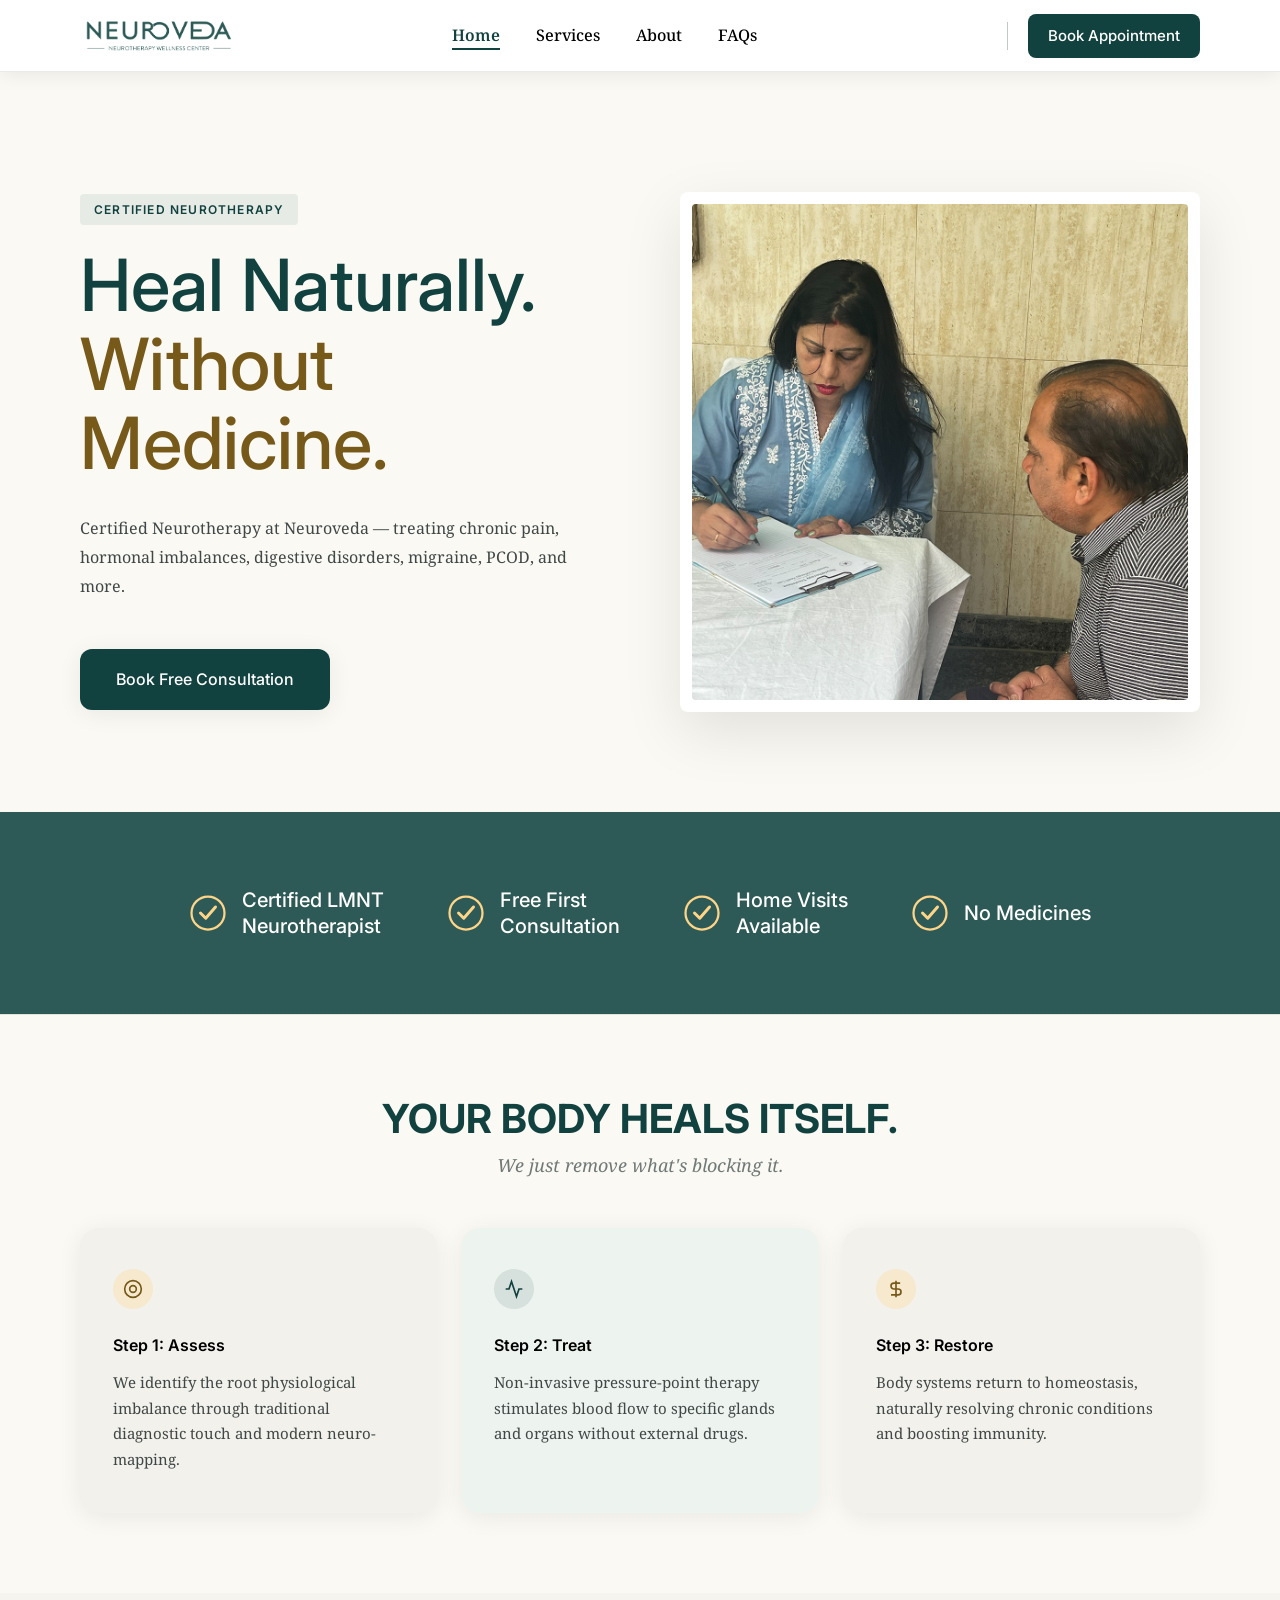
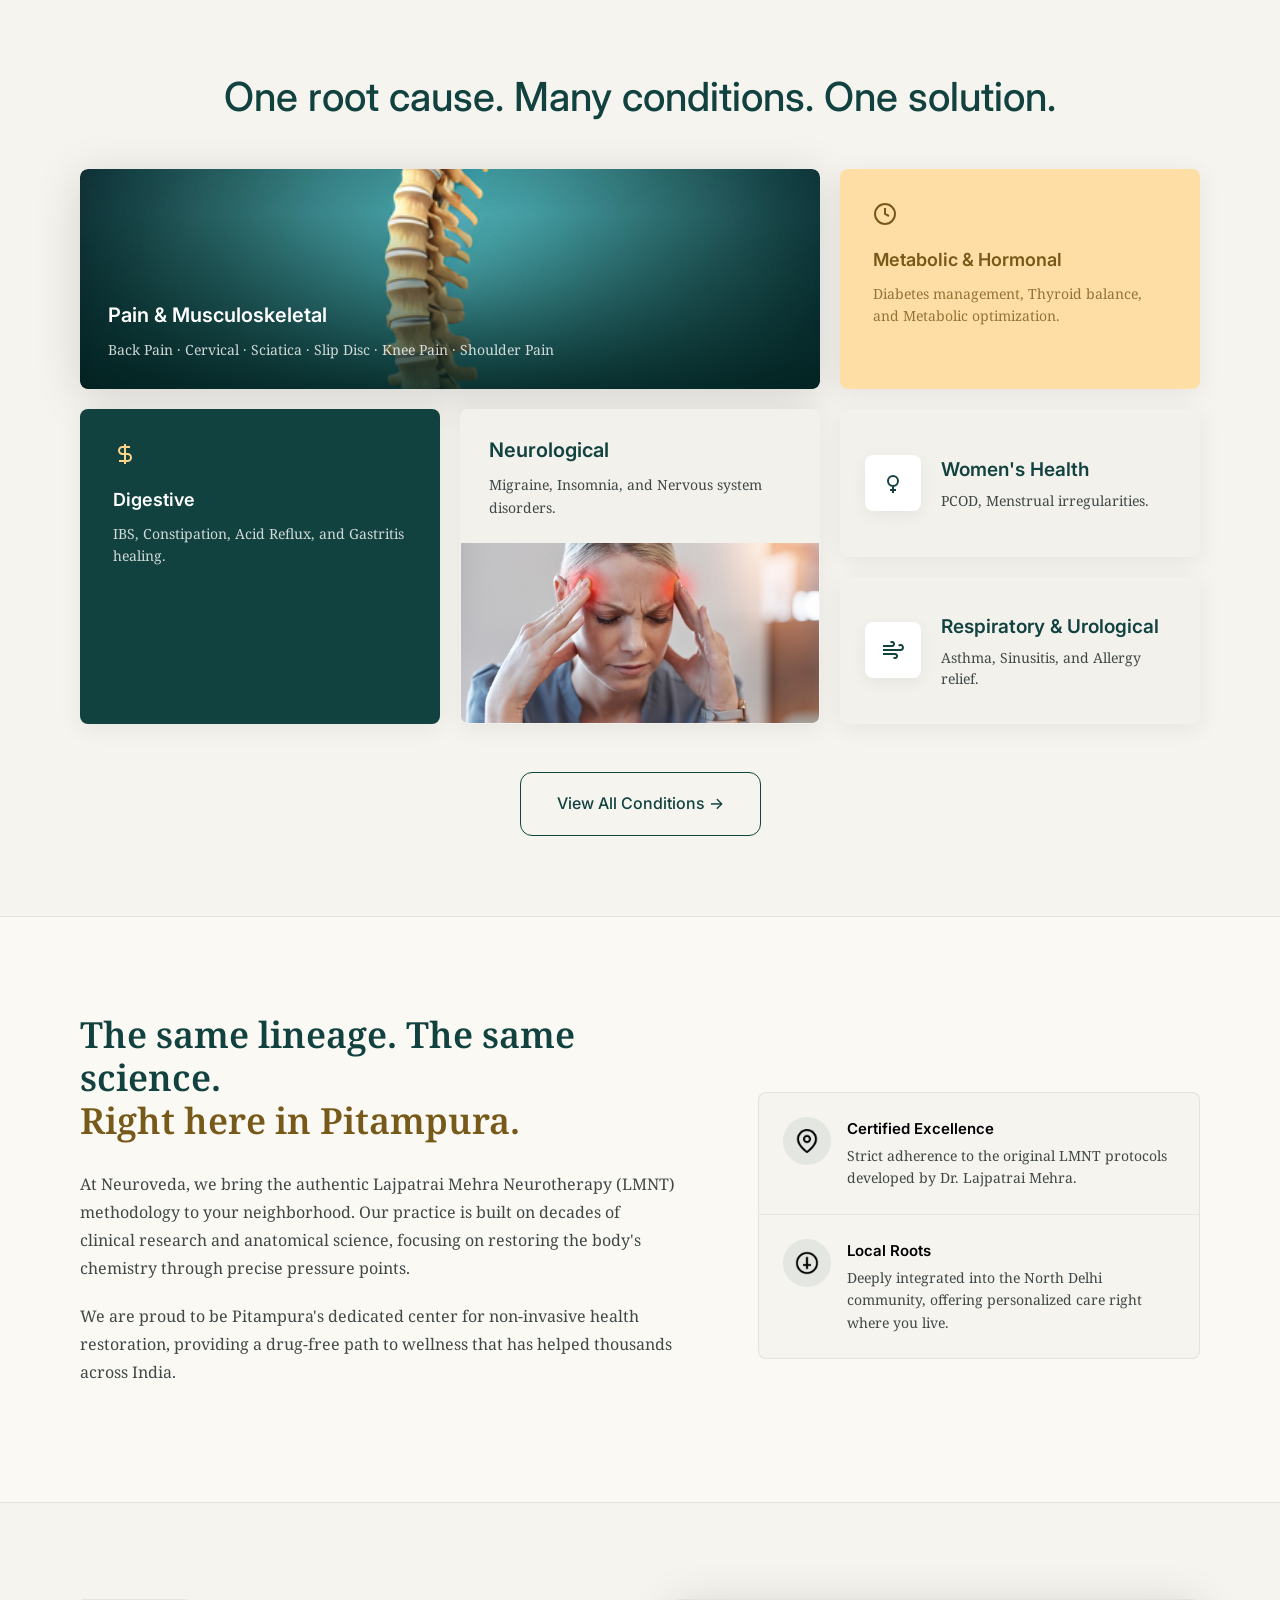
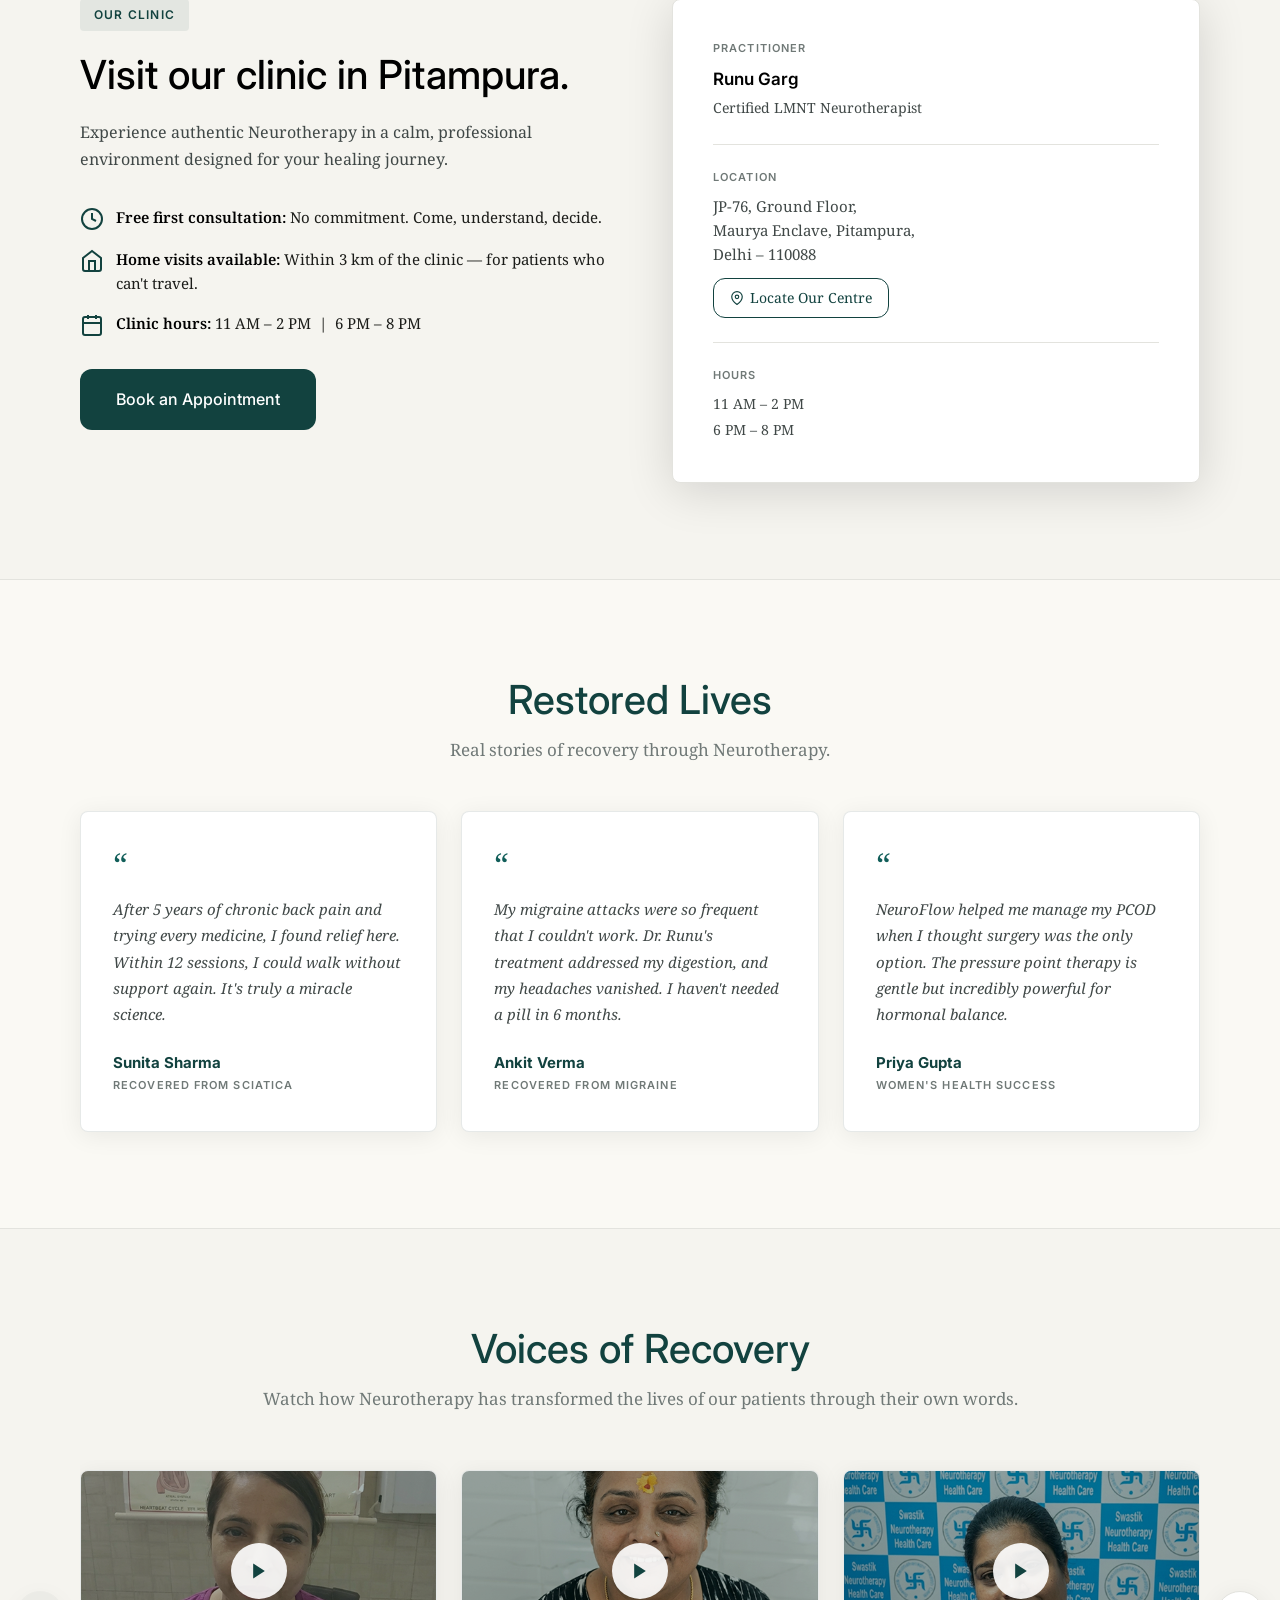
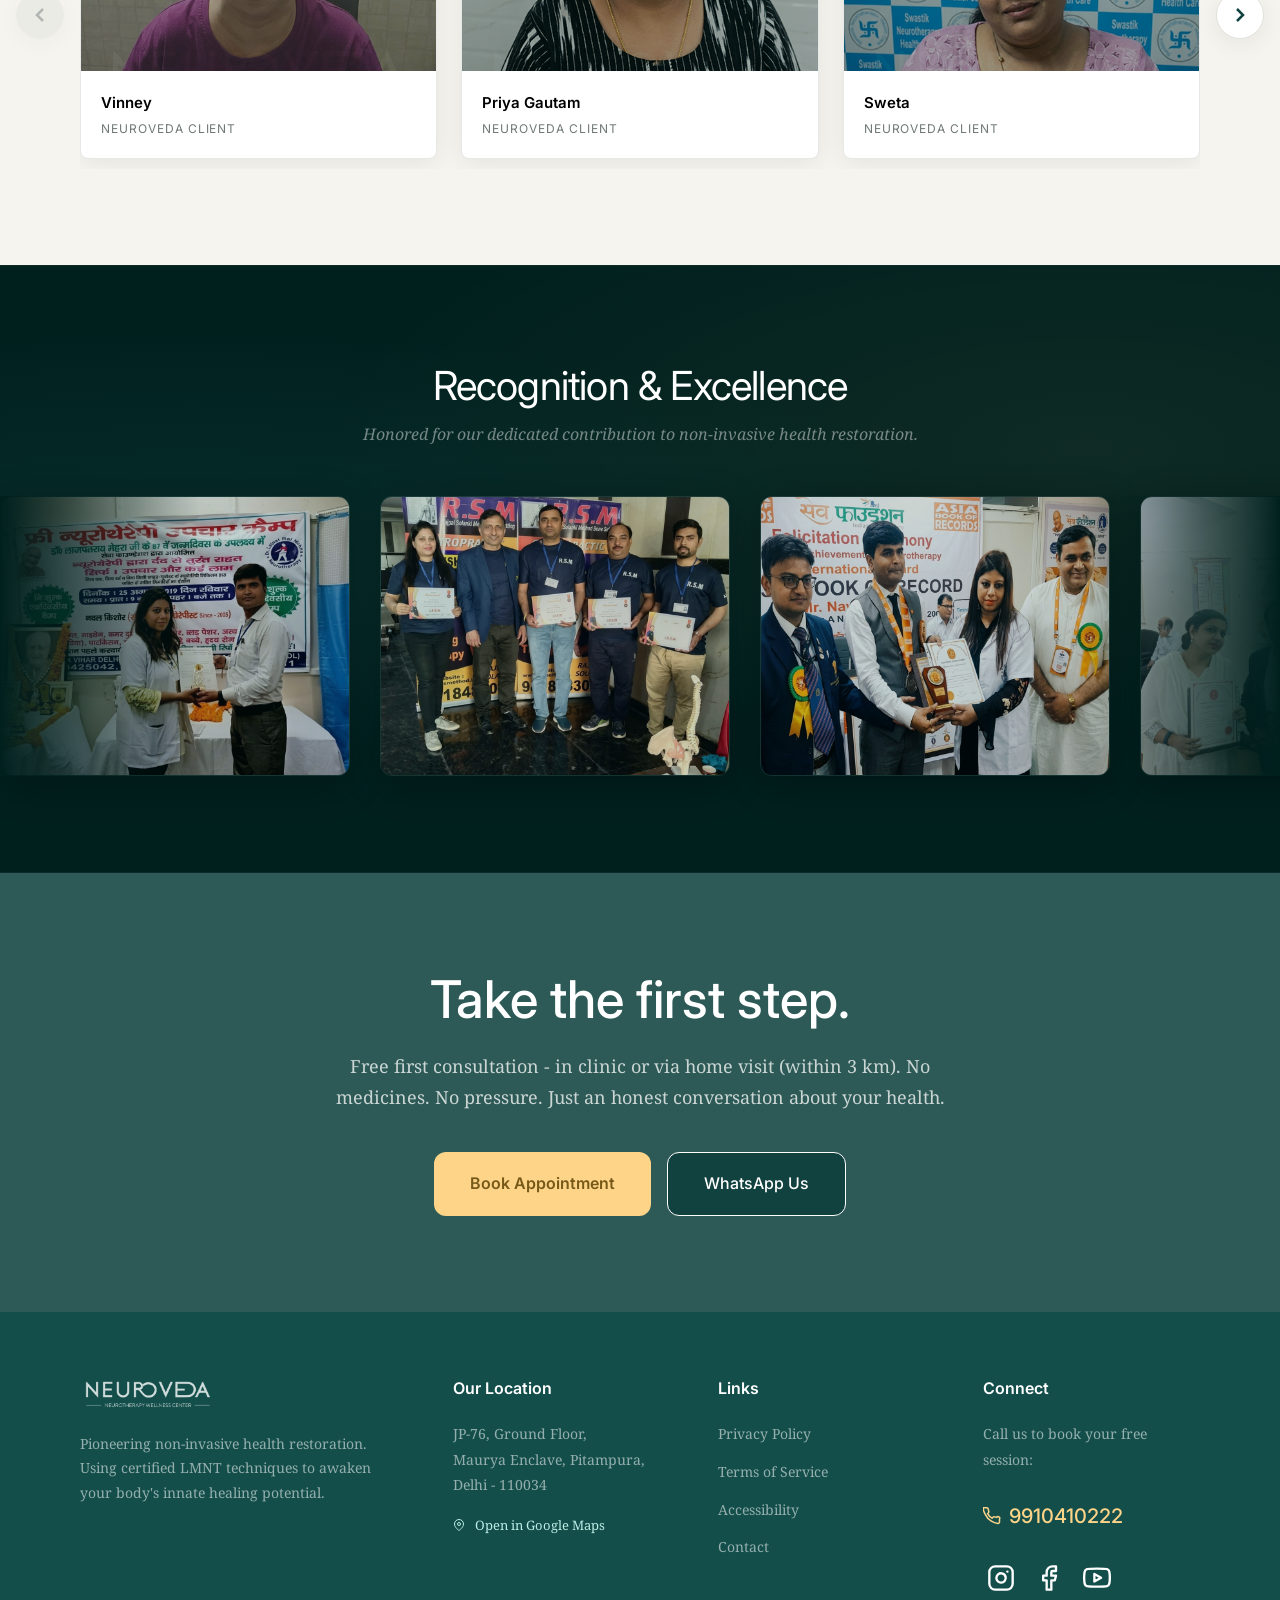
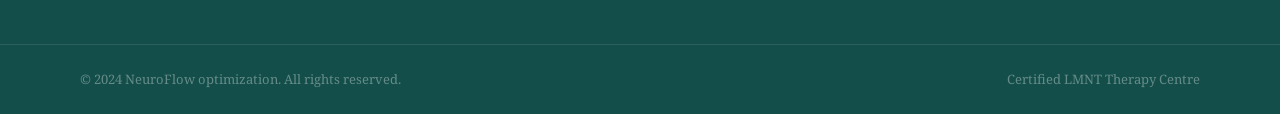
<file: index.html>
<!DOCTYPE html>
<html lang="en">

<head>
  <meta charset="UTF-8" />
  <meta name="viewport" content="width=device-width, initial-scale=1.0" />
  <title>Neuroveda — Certified Neurotherapy, Pitampura, Delhi</title>
  <meta name="description"
    content="Neuroveda offers certified LMNT Neurotherapy for chronic pain, hormonal imbalances, diabetes, migraine, PCOD, and more. Drug-free healing in Pitampura, Delhi." />
  <link rel="stylesheet" href="style.css" />
</head>

<body>

  <!-- ===================== NAVIGATION ===================== -->
  <nav class="nav" id="nav">
    <a class="nav__logo" href="index.html">
      <img src="images/logo.png" alt="Neuroveda" />
    </a>

    <ul class="nav__links">
      <li><a href="index.html" class="active">Home</a></li>
      <li><a href="services.html">Services</a></li>
      <li><a href="about.html">About</a></li>
      <li><a href="faqs.html">FAQs</a></li>
      <li><a href="contact.html" class="nav__book--mobile">Book Appointment</a></li>
    </ul>

    <div class="nav__right">
      <div class="nav__divider"></div>
      <a href="contact.html" class="nav__book">Book Appointment</a>
    </div>

    <div class="nav__toggle" id="navToggle" aria-label="Open menu">
      <span></span><span></span><span></span>
    </div>
  </nav>

  <!-- ===================== HERO SECTION ===================== -->
  <section class="hero fade-up">
    <div class="hero__inner">
      <div class="hero__content">
        <div class="label">Certified Neurotherapy</div>
        <h1 class="hero__heading">Heal Naturally.<br><span>Without Medicine.</span></h1>
        <p class="hero__sub">
          Certified Neurotherapy at Neuroveda — treating chronic pain, hormonal imbalances, digestive disorders,
          migraine, PCOD, and more.
        </p>
        <div class="hero__cta">
          <a href="https://tally.so/r/9qRvYQ" class="btn btn-primary btn-lg">Book Free Consultation</a>
        </div>
      </div>
      <div class="hero__image">
        <div class="hero__image-frame">
          <img src="images/Banner top image.jpg.jpeg" alt="Happy Family at Neuroveda">
        </div>
      </div>
    </div>
  </section>

  <!-- ===================== TRUST BAR ===================== -->
  <div class="trust-bar">
    <div class="trust-bar__inner">
      <div class="trust-bar__item">
        <svg class="trust-bar__icon" viewBox="0 0 24 24" fill="none">
          <circle cx="12" cy="12" r="11" stroke="#FED488" stroke-width="1.5" />
          <path d="M7 12l3.5 3.5L17 8" stroke="#FED488" stroke-width="2" stroke-linecap="round"
            stroke-linejoin="round" />
        </svg>
        <span>Certified LMNT<br>Neurotherapist</span>
      </div>
      <div class="trust-bar__item">
        <svg class="trust-bar__icon" viewBox="0 0 24 24" fill="none">
          <circle cx="12" cy="12" r="11" stroke="#FED488" stroke-width="1.5" />
          <path d="M7 12l3.5 3.5L17 8" stroke="#FED488" stroke-width="2" stroke-linecap="round"
            stroke-linejoin="round" />
        </svg>
        <span>Free First<br>Consultation</span>
      </div>
      <div class="trust-bar__item">
        <svg class="trust-bar__icon" viewBox="0 0 24 24" fill="none">
          <circle cx="12" cy="12" r="11" stroke="#FED488" stroke-width="1.5" />
          <path d="M7 12l3.5 3.5L17 8" stroke="#FED488" stroke-width="2" stroke-linecap="round"
            stroke-linejoin="round" />
        </svg>
        <span>Home Visits<br>Available</span>
      </div>
      <div class="trust-bar__item">
        <svg class="trust-bar__icon" viewBox="0 0 24 24" fill="none">
          <circle cx="12" cy="12" r="11" stroke="#FED488" stroke-width="1.5" />
          <path d="M7 12l3.5 3.5L17 8" stroke="#FED488" stroke-width="2" stroke-linecap="round"
            stroke-linejoin="round" />
        </svg>
        <span>No Medicines</span>
      </div>
    </div>
  </div>

  <!-- ===================== HOW IT WORKS ===================== -->
  <section class="steps">
    <div class="steps__header fade-up" style="text-align: center;">
      <h1 class="steps__heading" style="text-transform: uppercase; font-weight: bold; color: #12423F;">YOUR BODY HEALS
        ITSELF.</h1>
      <p class="steps__sub">We just remove what's blocking it.</p>
    </div>
    <div class="steps__grid">
      <div class="step-card fade-up">
        <div class="step-card__icon step-card__icon--gold">
          <svg viewBox="0 0 24 24" fill="none" stroke="currentColor" stroke-width="2">
            <circle cx="12" cy="12" r="10" />
            <circle cx="12" cy="12" r="4" />
          </svg>
        </div>
        <div class="step-card__title" style="font-size:16px;">Step 1: Assess</div>
        <p class="step-card__body">
          We identify the root physiological imbalance through traditional diagnostic touch and modern neuro-mapping.
        </p>
      </div>
      <div class="step-card fade-up" style="transition-delay:0.1s">
        <div class="step-card__icon step-card__icon--teal">
          <svg viewBox="0 0 24 24" fill="none" stroke="currentColor" stroke-width="2">
            <path d="M22 12h-4l-3 9L9 3l-3 9H2" />
          </svg>
        </div>
        <div class="step-card__title" style="font-size:16px;">Step 2: Treat</div>
        <p class="step-card__body">
          Non-invasive pressure-point therapy stimulates blood flow to specific glands and organs without external
          drugs.
        </p>
      </div>
      <div class="step-card fade-up" style="transition-delay:0.2s">
        <div class="step-card__icon step-card__icon--gold">
          <svg viewBox="0 0 24 24" fill="none" stroke="currentColor" stroke-width="2">
            <path d="M12 2v20M17 5H9.5a3.5 3.5 0 0 0 0 7h5a3.5 3.5 0 0 1 0 7H6" />
          </svg>
        </div>
        <div class="step-card__title" style="font-size:16px;">Step 3: Restore</div>
        <p class="step-card__body">
          Body systems return to homeostasis, naturally resolving chronic conditions and boosting immunity.
        </p>
      </div>
    </div>
  </section>

  <!-- ===================== CONDITIONS ===================== -->
  <section class="conditions">
    <div class="conditions__header fade-up">
      <h2 class="conditions__heading" style="color: #12423F;">One root cause. Many conditions. One solution.</h2>
    </div>
    <div class="conditions__grid">

      <div class="cond-card cond-card--span2 cond-card--image fade-up">
        <img src="images\pain-section.png" alt="Pain treatment"
          style="position:absolute;inset:0;width:100%;height:100%;object-fit:cover;">
        <div class="cond-card__overlay">
          <div class="cond-card__title">Pain & Musculoskeletal</div>
          <p class="cond-card__body">Back Pain · Cervical · Sciatica · Slip Disc · Knee Pain · Shoulder Pain</p>
        </div>
      </div>

      <div class="cond-card cond-card--gold fade-up" style="transition-delay:0.1s">
        <div class="cond-icon">
          <svg viewBox="0 0 24 24" fill="none" stroke="currentColor" stroke-width="2"
            style="width:24px;height:24px;margin-bottom:12px;color:var(--gold-dark);">
            <circle cx="12" cy="12" r="10" />
            <path d="M12 6v6l4 2" />
          </svg>
        </div>
        <div class="cond-card__title" style="color:var(--gold-dark); font-size:18px;">Metabolic & Hormonal</div>
        <p class="cond-card__body" style="color:var(--gold-dark); opacity:0.8;">Diabetes management, Thyroid balance,
          and Metabolic optimization.</p>
      </div>

      <div class="cond-card cond-card--teal fade-up" style="transition-delay:0.2s">
        <div class="cond-icon">
          <svg viewBox="0 0 24 24" fill="none" stroke="currentColor" stroke-width="2"
            style="width:24px;height:24px;margin-bottom:12px;color:var(--gold);">
            <path d="M12 2v20M17 5H9.5a3.5 3.5 0 0 0 0 7h5a3.5 3.5 0 0 1 0 7H6" />
          </svg>
        </div>
        <div class="cond-card__title" style="color:var(--text-light); font-size:18px;">Digestive</div>
        <p class="cond-card__body" style="color:rgba(255,255,255,0.8);">IBS, Constipation, Acid Reflux, and Gastritis
          healing.</p>
      </div>

      <div class="cond-card cond-card--split fade-up" style="transition-delay:0.3s">
        <div class="cond-card__content-top">
          <div class="cond-card__title" style="color:var(--primary); font-size: 20px; margin-bottom: 8px;">Neurological
          </div>
          <p class="cond-card__body">Migraine, Insomnia, and Nervous system disorders.</p>
        </div>
        <div class="cond-card__image-bottom">
          <img src="images/pain-musculoskeletal.png" alt="Neurological">
        </div>
      </div>

      <div class="cond-card-stack fade-up"
        style="transition-delay:0.4s; display:flex; flex-direction:column; gap:20px;">
        <div class="cond-card cond-card--row" style="flex:1;">
          <div class="cond-card__icon-box">
            <svg viewBox="0 0 24 24" fill="none" stroke="currentColor" stroke-width="2">
              <path d="M12 15v7m-3-3h6M12 15a5 5 0 1 0 0-10 5 5 0 0 0 0 10z" />
            </svg>
          </div>
          <div class="cond-card__content">
            <div class="cond-card__title">Women's Health</div>
            <p class="cond-card__body">PCOD, Menstrual irregularities.</p>
          </div>
        </div>
        <div class="cond-card cond-card--row" style="flex:1;">
          <div class="cond-card__icon-box">
            <svg viewBox="0 0 24 24" fill="none" stroke="currentColor" stroke-width="2">
              <path d="M9.59 4.59A2 2 0 1 1 11 8H2m10.59 11.41A2 2 0 1 0 14 16H2m15.73-8.27A2.5 2.5 0 1 1 19.5 12H2" />
            </svg>
          </div>
          <div class="cond-card__content">
            <div class="cond-card__title">Respiratory & Urological</div>
            <p class="cond-card__body">Asthma, Sinusitis, and Allergy relief.</p>
          </div>
        </div>
      </div>

    </div>

    <div style="text-align:center; margin-top:48px;">
      <a href="services.html" class="btn btn-outline btn-lg">View All Conditions &rarr;</a>
    </div>
  </section>

  <!-- ===================== LINEAGE / BRAND ===================== -->
  <section class="lineage">
    <div class="lineage__inner">
      <div class="fade-up">
        <h2 class="lineage__heading">The same lineage. The same science.<br><span style="color:var(--gold-dark);">Right
            here in Pitampura.</span></h2>
        <p class="lineage__body">
          At Neuroveda, we bring the authentic Lajpatrai Mehra Neurotherapy (LMNT) methodology to your neighborhood.
          Our practice is built on decades of clinical research and anatomical science, focusing on restoring the body's
          chemistry through precise pressure points.
        </p>
        <p class="lineage__body">
          We are proud to be Pitampura's dedicated center for non-invasive health restoration, providing a drug-free
          path to wellness that has helped thousands across India.
        </p>
      </div>
      <div class="fade-up" style="transition-delay:0.15s;">
        <div class="lineage__features">
          <div class="lineage__feature">
            <div class="lineage__feature-icon">
              <img src="images/Certified Excellence.png" alt="Certified Excellence icon" />
            </div>
            <div>
              <div class="lineage__feature-title">Certified Excellence</div>
              <p class="lineage__feature-desc">Strict adherence to the original LMNT protocols developed by Dr.
                Lajpatrai Mehra.</p>
            </div>
          </div>
          <div class="lineage__feature">
            <div class="lineage__feature-icon">
              <img src="images/localroots.png" alt="Local Roots icon" />
            </div>
            <div>
              <div class="lineage__feature-title">Local Roots</div>
              <p class="lineage__feature-desc">Deeply integrated into the North Delhi community, offering personalized
                care right where you live.</p>
            </div>
          </div>
        </div>
      </div>
    </div>
  </section>

  <!-- ===================== CLINIC DETAILS ===================== -->
  <section class="clinic">
    <div class="clinic__inner">
      <div class="fade-up">
        <div class="label label--dark">Our Clinic</div>
        <h2 class="clinic__heading">Visit our clinic in Pitampura.</h2>
        <p class="clinic__body">
          Experience authentic Neurotherapy in a calm, professional environment designed for your healing journey.
        </p>
        <div class="clinic__features">
          <div class="clinic__feature">
            <svg class="clinic__feature-icon" viewBox="0 0 24 24" fill="none" stroke="currentColor" stroke-width="2">
              <circle cx="12" cy="12" r="10" />
              <polyline points="12 6 12 12 16 14" />
            </svg>
            <p class="clinic__feature-text"><strong>Free first consultation:</strong> No commitment. Come, understand,
              decide.</p>
          </div>
          <div class="clinic__feature">
            <svg class="clinic__feature-icon" viewBox="0 0 24 24" fill="none" stroke="currentColor" stroke-width="2">
              <path d="M3 9l9-7 9 7v11a2 2 0 01-2 2H5a2 2 0 01-2-2z" />
              <polyline points="9 22 9 12 15 12 15 22" />
            </svg>
            <p class="clinic__feature-text"><strong>Home visits available:</strong> Within 3 km of the clinic — for
              patients who can't travel.</p>
          </div>
          <div class="clinic__feature">
            <svg class="clinic__feature-icon" viewBox="0 0 24 24" fill="none" stroke="currentColor" stroke-width="2">
              <rect x="3" y="4" width="18" height="18" rx="2" ry="2" />
              <line x1="16" y1="2" x2="16" y2="6" />
              <line x1="8" y1="2" x2="8" y2="6" />
              <line x1="3" y1="10" x2="21" y2="10" />
            </svg>
            <p class="clinic__feature-text"><strong>Clinic hours:</strong> 11 AM – 2 PM &nbsp;|&nbsp; 6 PM – 8 PM</p>
          </div>
        </div>
        <div style="margin-top:32px">
          <a href="https://tally.so/r/9qRvYQ" class="btn btn-dark btn-lg">Book an Appointment</a>
        </div>
      </div>
      <div class="clinic__card fade-up"
        style="transition-delay:0.15s; background:var(--text-light); color:var(--body-text); border:1px solid var(--gray-lt);">
        <div class="clinic__card-row" style="border-bottom: 1px solid var(--gray-lt);">
          <div class="clinic__card-label" style="color:var(--text-muted);">Practitioner</div>
          <div class="clinic__card-value" style="color:var(--heading);">Runu Garg</div>
          <div class="clinic__card-sub" style="color:var(--text-sec);">Certified LMNT Neurotherapist</div>
        </div>
        <div class="clinic__card-row" style="border-bottom: 1px solid var(--gray-lt);">
          <div class="clinic__card-label" style="color:var(--text-muted);">Location</div>
          <div class="clinic__card-sub" style="font-size:15px; color:var(--text-sec);">JP-76, Ground Floor,<br>Maurya
            Enclave, Pitampura,<br>Delhi – 110088</div>
          <a href="https://maps.google.com/?q=Neuroveda+Pitampura+Delhi" target="_blank" class="clinic__map-link"
            style="color:var(--primary); border-color:var(--primary);">
            <svg width="14" height="14" viewBox="0 0 24 24" fill="none" stroke="currentColor" stroke-width="2">
              <path d="M21 10c0 7-9 13-9 13s-9-6-9-13a9 9 0 0118 0z" />
              <circle cx="12" cy="10" r="3" />
            </svg>
            Locate Our Centre
          </a>
        </div>
        <div class="clinic__card-row">
          <div class="clinic__card-label" style="color:var(--text-muted);">Hours</div>
          <div class="clinic__card-sub" style="color:var(--text-sec);">11 AM – 2 PM</div>
          <div class="clinic__card-sub" style="color:var(--text-sec); margin-top:4px;">6 PM – 8 PM</div>
        </div>
      </div>
    </div>
  </section>

  <!-- ===================== TESTIMONIALS ===================== -->
  <section class="testimonials">
    <div class="testimonials__header fade-up">
      <h2 class="testimonials__heading" style="color: #12423F;text-align: center;">Restored Lives</h2>
      <p class="testimonials__sub" style="text-align: center;">Real stories of recovery through Neurotherapy.</p>
    </div>
    <div class="testimonials__grid">
      <div class="testi-card fade-up">
        <div class="testi-card__quote">&ldquo;</div>
        <p class="testi-card__text">After 5 years of chronic back pain and trying every medicine, I found relief here.
          Within 12 sessions, I could walk without support again. It's truly a miracle science.</p>
        <div>
          <div class="testi-card__name" style="font-weight: bold; color: #12423F;">Sunita Sharma</div>
          <div class="testi-card__tag">Recovered from Sciatica</div>
        </div>
      </div>
      <div class="testi-card fade-up" style="transition-delay:0.1s;">
        <div class="testi-card__quote">&ldquo;</div>
        <p class="testi-card__text">My migraine attacks were so frequent that I couldn't work. Dr. Runu's treatment
          addressed my digestion, and my headaches vanished. I haven't needed a pill in 6 months.</p>
        <div>
          <div class="testi-card__name" style="font-weight: bold; color: #12423F;">Ankit Verma</div>
          <div class="testi-card__tag">Recovered from Migraine</div>
        </div>
      </div>
      <div class="testi-card fade-up" style="transition-delay:0.2s;">
        <div class="testi-card__quote">&ldquo;</div>
        <p class="testi-card__text">NeuroFlow helped me manage my PCOD when I thought surgery was the only option. The
          pressure point therapy is gentle but incredibly powerful for hormonal balance.</p>
        <div>
          <div class="testi-card__name" style="font-weight: bold; color: #12423F;">Priya Gupta</div>
          <div class="testi-card__tag">Women's Health Success</div>
        </div>
      </div>
    </div>
  </section>

  <!-- ===================== VIDEO TESTIMONIALS ===================== -->
  <section class="video-testimonials">
    <div class="video-testimonials__header fade-up">
      <h2 class="video-testimonials__heading" style="text-align: center; color: #12423F;">Voices of Recovery</h2>
      <p class="video-testimonials__sub" style="text-align: center;">Watch how Neurotherapy has transformed the lives of
        our patients through their
        own words.</p>
    </div>
    <div class="video-testimonials__slider-container fade-up">
      <button class="slider-btn slider-btn--prev" id="videoPrev" aria-label="Previous slide">
        <svg viewBox="0 0 24 24" fill="none" stroke="currentColor" stroke-width="2.5">
          <path d="M15 18l-6-6 6-6" />
        </svg>
      </button>

      <div class="video-testimonials__slider" id="videoSlider">
        <div class="video-testimonials__grid">
          <div class="video-card" onclick="openVideoModal('https://player.vimeo.com/video/1192773597?h=90347af6d4')">
            <div class="video-card__thumb">
              <img src="images/1st.jpg.jpeg" alt="Patient testimonial video" />
              <div class="video-card__play">
                <div class="video-card__play-btn">
                  <svg viewBox="0 0 24 24">
                    <polygon points="5 3 19 12 5 21 5 3" />
                  </svg>
                </div>
              </div>
            </div>
            <div class="video-card__info">
              <div class="video-card__name">Vinney</div>
              <div class="video-card__tag">Neuroveda Client</div>
            </div>
          </div>
          <div class="video-card" onclick="openVideoModal('https://player.vimeo.com/video/1192773683?h=c484dd7766')">
            <div class="video-card__thumb">
              <img src="images/2nd review.jpg.jpeg" alt="Patient testimonial video" />
              <div class="video-card__play">
                <div class="video-card__play-btn">
                  <svg viewBox="0 0 24 24">
                    <polygon points="5 3 19 12 5 21 5 3" />
                  </svg>
                </div>
              </div>
            </div>
            <div class="video-card__info">
              <div class="video-card__name">Priya Gautam</div>
              <div class="video-card__tag">Neuroveda Client</div>
            </div>
          </div>
          <div class="video-card" onclick="openVideoModal('https://player.vimeo.com/video/1192773806?h=5834a62c98')">
            <div class="video-card__thumb">
              <img src="images/3nd review.jpg.jpeg" alt="Patient testimonial video" />
              <div class="video-card__play">
                <div class="video-card__play-btn">
                  <svg viewBox="0 0 24 24">
                    <polygon points="5 3 19 12 5 21 5 3" />
                  </svg>
                </div>
              </div>
            </div>
            <div class="video-card__info">
              <div class="video-card__name">Sweta</div>
              <div class="video-card__tag">Neuroveda Client</div>
            </div>
          </div>
          <div class="video-card" onclick="openVideoModal('https://player.vimeo.com/video/1192773893?h=b16439d302')">
            <div class="video-card__thumb">
              <img src="images/4th.jpg.jpeg" alt="Patient testimonial video" />
              <div class="video-card__play">
                <div class="video-card__play-btn">
                  <svg viewBox="0 0 24 24">
                    <polygon points="5 3 19 12 5 21 5 3" />
                  </svg>
                </div>
              </div>
            </div>
            <div class="video-card__info">
              <div class="video-card__name">Santosh</div>
              <div class="video-card__tag">Neuroveda Client</div>
            </div>
          </div>
          <div class="video-card" onclick="openVideoModal('https://player.vimeo.com/video/1192774029?h=a8362ef17e')">
            <div class="video-card__thumb">
              <img src="images/5th.jpg.jpeg" alt="Patient testimonial video" />
              <div class="video-card__play">
                <div class="video-card__play-btn">
                  <svg viewBox="0 0 24 24">
                    <polygon points="5 3 19 12 5 21 5 3" />
                  </svg>
                </div>
              </div>
            </div>
            <div class="video-card__info">
              <div class="video-card__name">Priya</div>
              <div class="video-card__tag">Neuroveda Client</div>
            </div>
          </div>
        </div>
      </div>

      <button class="slider-btn slider-btn--next" id="videoNext" aria-label="Next slide">
        <svg viewBox="0 0 24 24" fill="none" stroke="currentColor" stroke-width="2.5">
          <path d="M9 18l6-6-6-6" />
        </svg>
      </button>
    </div>
  </section>

  <!-- Video Modal -->
  <div id="videoModal"
    style="display:none; position:fixed; inset:0; background:rgba(0,0,0,0.85); z-index:1000; align-items:center; justify-content:center;">
    <div style="position:relative; width:min(900px,90vw); aspect-ratio:16/9;">
      <button onclick="closeVideoModal()"
        style="position:absolute; top:-40px; right:0; background:none; border:none; color:#fff; font-size:28px; cursor:pointer;">&times;</button>
      <iframe id="videoFrame" width="100%" height="100%" frameborder="0" allowfullscreen
        style="border-radius:8px;"></iframe>
    </div>
  </div>

  <!-- ===================== AWARDS GALLERY ===================== -->
  <section class="awards-gallery fade-up">
    <div class="awards-gallery__header" style="text-align: center; margin-bottom: 48px;">
      <h2 class="awards-gallery__heading" style="color: #12423F; font-size: 32px; margin-bottom: 12px;">Recognition &
        Excellence</h2>
      <p class="awards-gallery__sub"
        style="color: var(--text-muted); font-family: 'Noto Serif', serif; font-style: italic;">Honored for our
        dedicated contribution to non-invasive health restoration.</p>
    </div>
    <div class="awards-gallery__inner">
      <div class="awards-gallery__track">
        <div class="award-item"><img src="images/award1.jpeg" alt="Neurotherapy Award Ceremony"></div>
        <div class="award-item"><img src="images/award2.jpeg" alt="Clinical Excellence Recognition"></div>
        <div class="award-item"><img src="images/award3.jpeg" alt="Asia Book of Records Achievement"></div>
        <div class="award-item"><img src="images/award4.jpeg" alt="Certified Practitioner Felicitation"></div>
        <!-- Duplicate for infinite scroll effect -->
        <div class="award-item"><img src="images/award1.jpeg" alt="Neurotherapy Award Ceremony"></div>
        <div class="award-item"><img src="images/award2.jpeg" alt="Clinical Excellence Recognition"></div>
        <div class="award-item"><img src="images/award3.jpeg" alt="Asia Book of Records Achievement"></div>
        <div class="award-item"><img src="images/award4.jpeg" alt="Certified Practitioner Felicitation"></div>
      </div>
    </div>
  </section>


  <section class="cta-section fade-up">
    <div class="container">
      <h2 class="cta-section__heading">Take the first step.</h2>
      <p class="cta-section__body">
        Free first consultation - in clinic or via home visit (within 3 km). No medicines. No pressure. Just an honest
        conversation about your health.
      </p>
      <div class="cta-section__btns">
        <a href="https://tally.so/r/9qRvYQ" class="btn btn-gold btn-lg">Book Appointment</a>
        <a href="https://wa.me/919910410222" class="btn btn-outline-dark btn-lg"
          style="background:var(--primary); border:1px solid transparent; border-color: #fff;">
          WhatsApp Us
        </a>
      </div>
    </div>
  </section>

  <!-- ===================== FOOTER ===================== -->
  <footer class="footer">
    <div class="footer__grid">
      <div>
        <div class="footer__logo">
          <img src="images/logo.png" alt="Neuroveda" />
        </div>
        <p class="footer__desc">
          Pioneering non-invasive health restoration. Using certified LMNT techniques to awaken your body's innate
          healing potential.
        </p>
      </div>
      <div>
        <div class="footer__col-title">Our Location</div>
        <p class="footer__address">JP-76, Ground Floor,<br>Maurya Enclave, Pitampura,<br>Delhi - 110034</p>
        <a href="https://maps.app.goo.gl/SKEuFdJm3oJTQLub6" target="_blank" class="footer__map-link">
          <svg width="12" height="12" viewBox="0 0 24 24" fill="none" stroke="currentColor" stroke-width="2"
            style="margin-right: 4px;">
            <path d="M21 10c0 7-9 13-9 13s-9-6-9-13a9 9 0 0118 0z" />
            <circle cx="12" cy="10" r="3" />
          </svg>
          Open in Google Maps
        </a>
      </div>
      <div>
        <div class="footer__col-title">Links</div>
        <ul class="footer__links">
          <li><a href="privacy.html">Privacy Policy</a></li>
          <li><a href="terms.html">Terms of Service</a></li>
          <li><a href="accessibility.html">Accessibility</a></li>
          <li><a href="contact.html">Contact</a></li>
        </ul>
      </div>
      <div>
        <div class="footer__col-title">Connect</div>
        <p class="footer__address">Call us to book your free session:</p>
        <a href="tel:9910410222" class="footer__phone">
          <svg width="18" height="18" viewBox="0 0 24 24" fill="none" stroke="currentColor" stroke-width="2"
            stroke-linecap="round" stroke-linejoin="round">
            <path
              d="M22 16.92v3a2 2 0 0 1-2.18 2 19.79 19.79 0 0 1-8.63-3.07A19.5 19.5 0 0 1 3.07 9.81a19.79 19.79 0 0 1-3.07-8.66A2 2 0 0 1 2 1h3a2 2 0 0 1 2 1.72 12.84 12.84 0 0 0 .7 2.81 2 2 0 0 1-.45 2.11L6.09 8.91a16 16 0 0 0 6 6l1.27-1.27a2 2 0 0 1 2.11-.45 12.84 12.84 0 0 0 2.81.7A2 2 0 0 1 22 16z" />
          </svg>
          9910410222
        </a>
        <div class="footer__social">
          <a href="https://www.instagram.com/neuroveda.neurotherapy/" target="_blank" rel="noopener noreferrer"
            aria-label="Instagram">
            <svg width="28" height="28" viewBox="0 0 24 24" fill="none" stroke="currentColor" stroke-width="2"
              stroke-linecap="round" stroke-linejoin="round">
              <rect x="2" y="2" width="20" height="20" rx="5" ry="5"></rect>
              <path d="M16 11.37A4 4 0 1 1 12.63 8 4 4 0 0 1 16 11.37z"></path>
              <line x1="17.5" y1="6.5" x2="17.51" y2="6.5"></line>
            </svg>
          </a>
          <a href="https://www.facebook.com/neurovedawellness" target="_blank" rel="noopener noreferrer"
            aria-label="Facebook">
            <svg width="28" height="28" viewBox="0 0 24 24" fill="none" stroke="currentColor" stroke-width="2"
              stroke-linecap="round" stroke-linejoin="round">
              <path d="M18 2h-3a5 5 0 0 0-5 5v3H7v4h3v8h4v-8h3l1-4h-4V7a1 1 0 0 1 1-1h3z"></path>
            </svg>
          </a>
          <a href="https://www.youtube.com/@Neuroveda" target="_blank" rel="noopener noreferrer" aria-label="YouTube">
            <svg width="28" height="28" viewBox="0 0 24 24" fill="none" stroke="currentColor" stroke-width="2"
              stroke-linecap="round" stroke-linejoin="round">
              <path
                d="M22.54 6.42a2.78 2.78 0 0 0-1.94-2C18.88 4 12 4 12 4s-6.88 0-8.6.46a2.78 2.78 0 0 0-1.94 2A29 29 0 0 0 1 11.75a29 29 0 0 0 .46 5.33A2.78 2.78 0 0 0 3.4 19c1.72.46 8.6.46 8.6.46s6.88 0 8.6-.46a2.78 2.78 0 0 0 1.94-2 29 29 0 0 0 .46-5.25 29 29 0 0 0-.46-5.33z">
              </path>
              <polygon points="9.75 15.02 15.5 11.75 9.75 8.48 9.75 15.02"></polygon>
            </svg>
          </a>
        </div>
      </div>
    </div>
    <div class="footer__bottom">
      <span class="footer__copy">© 2024 NeuroFlow optimization. All rights reserved.</span>
      <span class="footer__copy">Certified LMNT Therapy Centre</span>
    </div>
  </footer>

  <script src="script.js"></script>
</body>

</html>
</file>
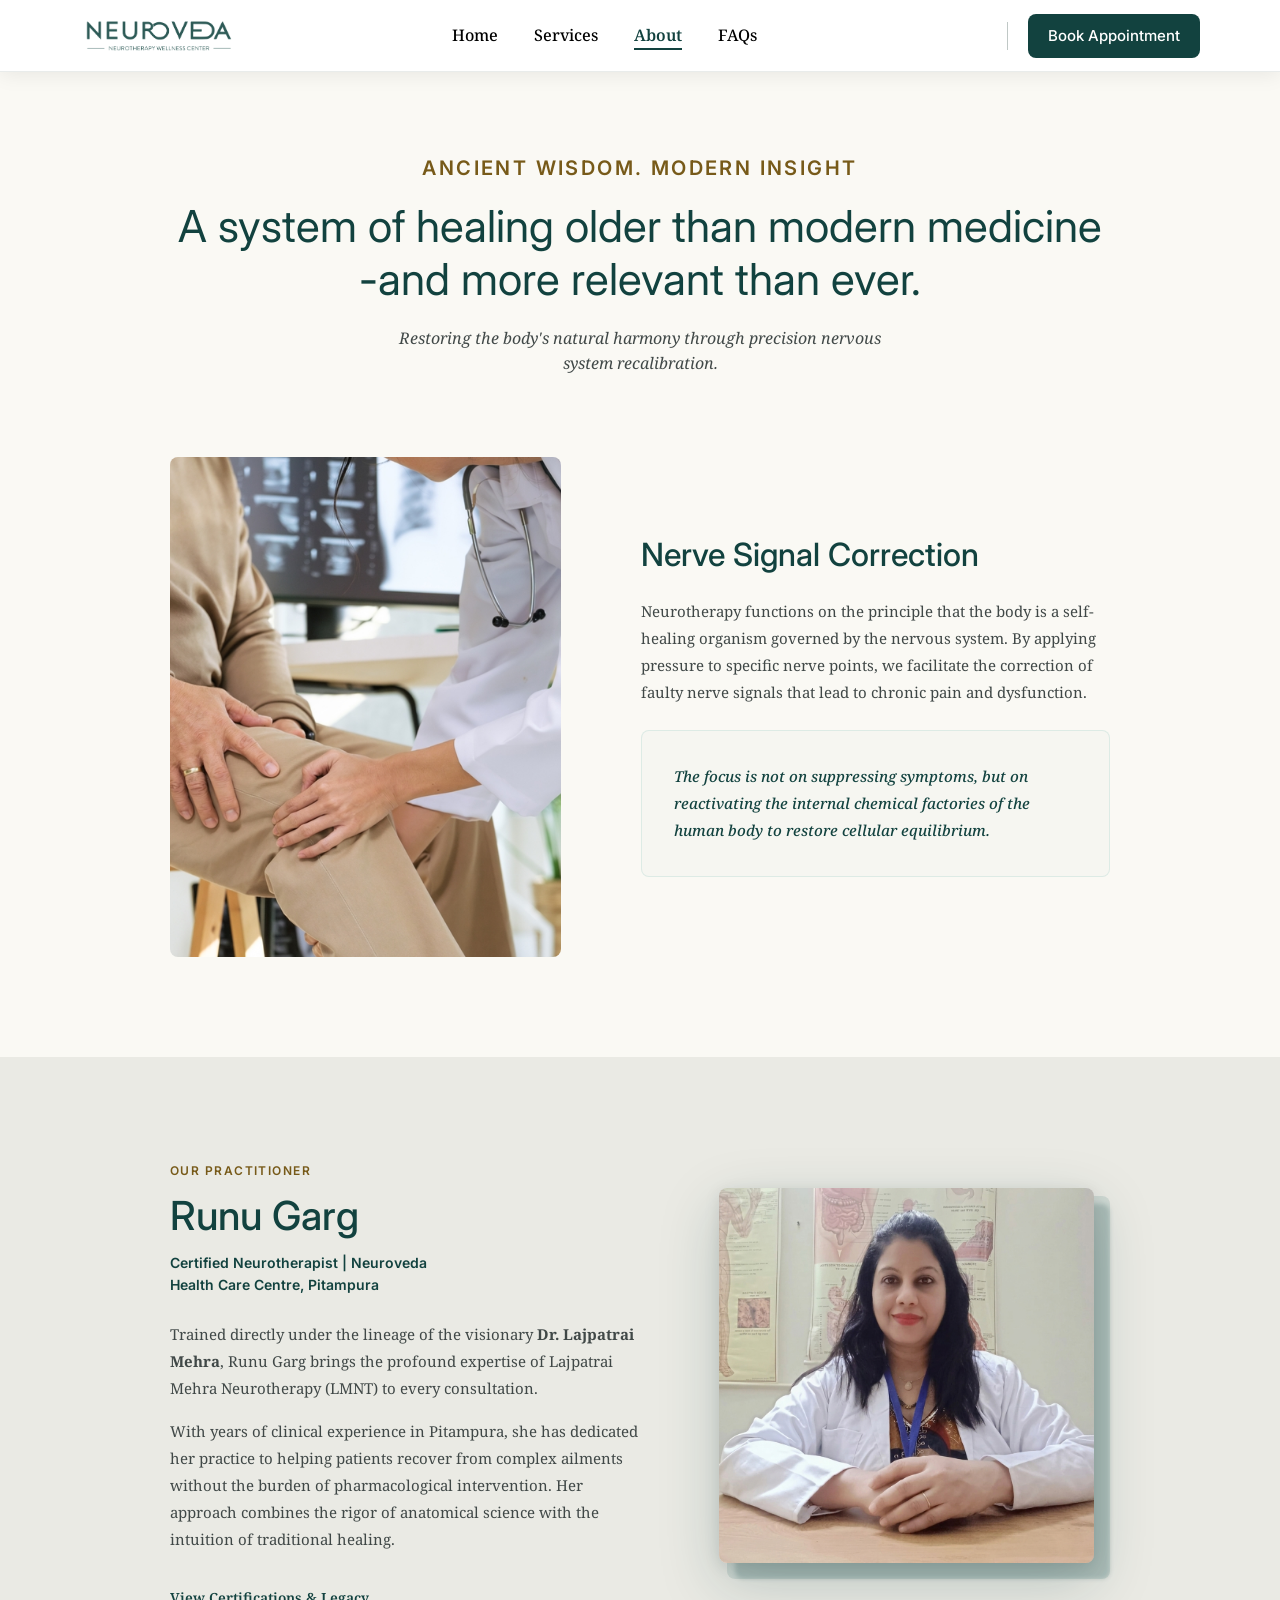
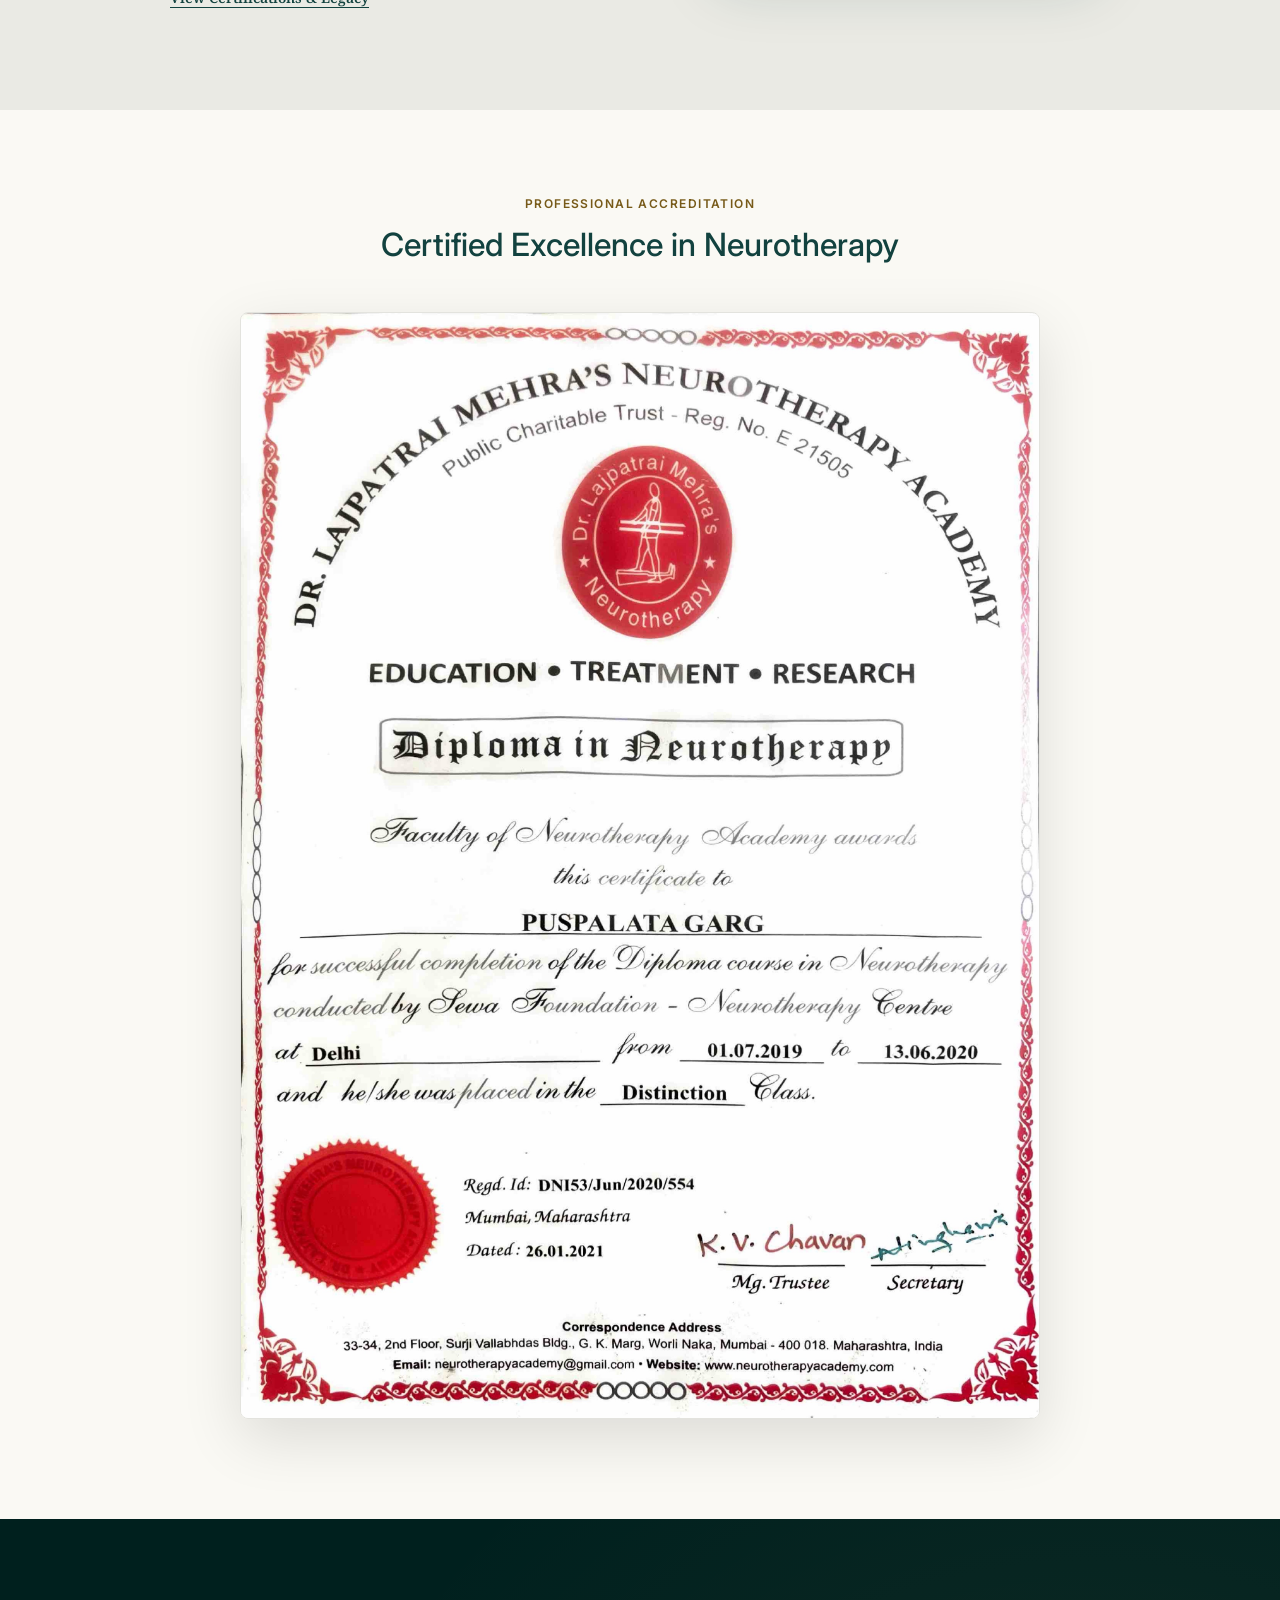
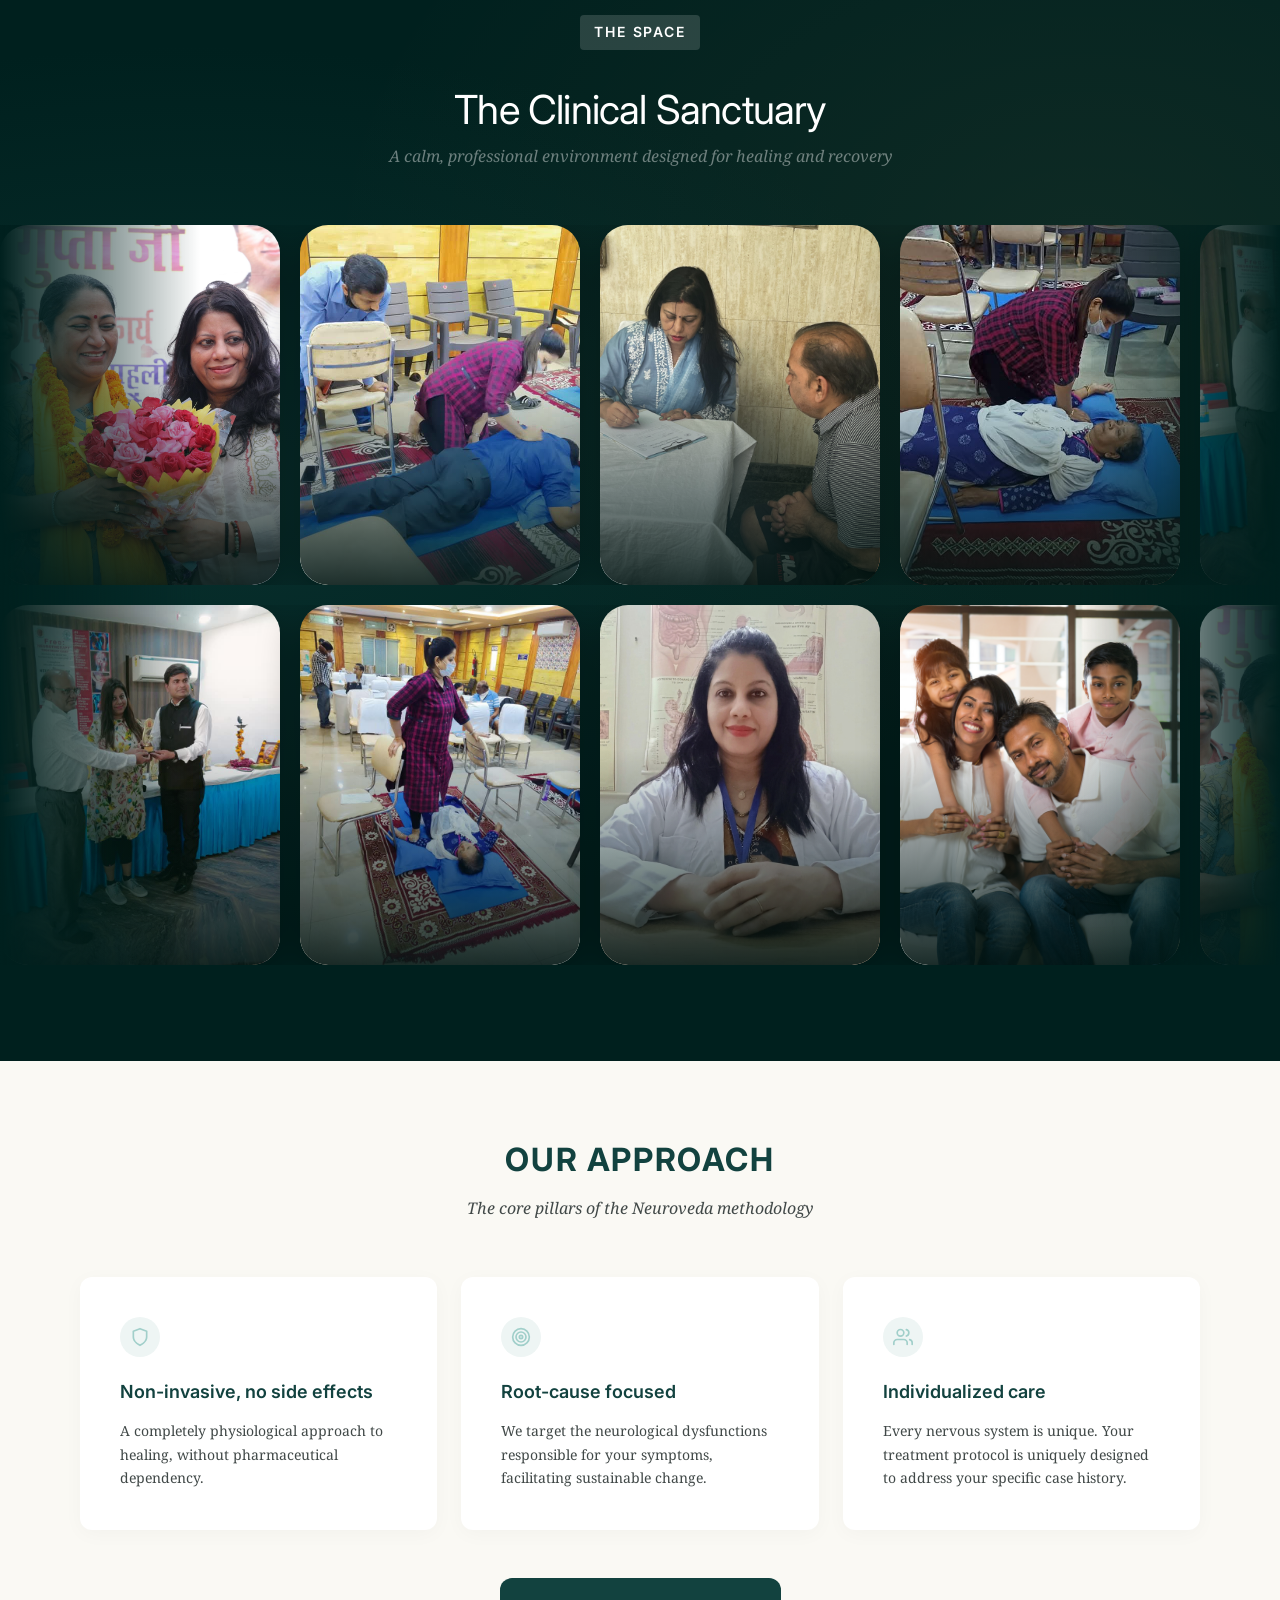
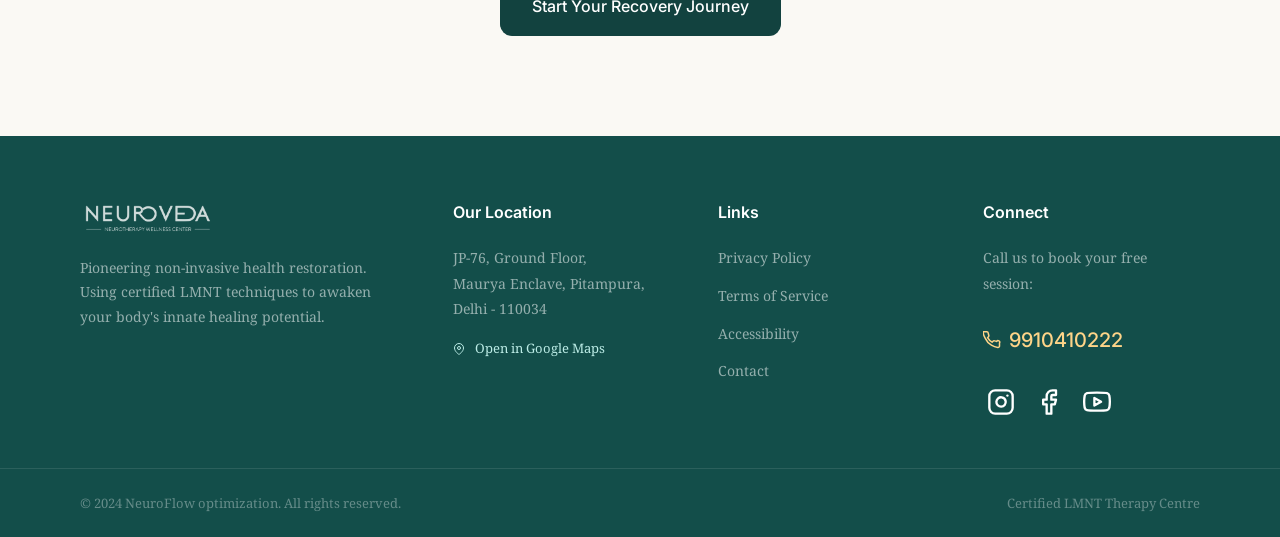
<file: about.html>
<!DOCTYPE html>
<html lang="en">

<head>
  <meta charset="UTF-8" />
  <meta name="viewport" content="width=device-width, initial-scale=1.0" />
  <title>About — Neuroveda & Runu Garg, Neurotherapist Pitampura</title>
  <meta name="description"
    content="Learn about Neuroveda's healing philosophy and Runu Garg, a certified LMNT Neurotherapist trained under the lineage of Dr. Lajpatrai Mehra." />
  <link rel="stylesheet" href="style.css" />
</head>

<body>

  <!-- NAVIGATION -->
  <nav class="nav" id="nav">
    <a class="nav__logo" href="index.html">
      <img src="images/logo.png" alt="Neuroveda" />
    </a>
    <ul class="nav__links">
      <li><a href="index.html">Home</a></li>
      <li><a href="services.html">Services</a></li>
      <li><a href="about.html" class="active">About</a></li>
      <li><a href="faqs.html">FAQs</a></li>
      <li><a href="contact.html" class="nav__book--mobile">Book Appointment</a></li>
    </ul>
    <div class="nav__right">
      <div class="nav__divider"></div>
      <a href="contact.html" class="nav__book">Book Appointment</a>
    </div>
    <div class="nav__toggle" id="navToggle" aria-label="Open menu">
      <span></span><span></span><span></span>
    </div>
  </nav>

  <!-- ABOUT HERO -->
  <section class="about-hero-section" style="text-align: center; border: none; background: transparent;">
    <div class="container fade-up" style="max-width: 1100px; margin: 0 auto;">
      <div class="label"
        style="font-size:20px; background: transparent; border: none; letter-spacing: 0.12em; color: var(--gold-dark); font-weight: 600; margin-bottom: 16px; padding: 0; text-transform: uppercase;">
        Ancient Wisdom. Modern Insight
      </div>
      <h1 style="font-size: 44px; font-weight: 400; color: #12423F; line-height: 1.2; margin-bottom: 20px;">
        A system of healing older than modern medicine -and more relevant than ever.
      </h1>
      <p
        style="font-size: 16px; color: var(--text-sec); line-height: 1.6; font-family: 'Noto Serif', serif; font-style: italic;">
        Restoring the body's natural harmony through precision nervous<br>system recalibration.
      </p>
    </div>
  </section>

  <!-- NERVE SIGNAL CORRECTION -->
  <section class="about-section" style="background: transparent; padding: 0 0 100px;">
    <div class="container" style="max-width: 1100px; margin: 0 auto;">
      <div style="display: grid; grid-template-columns: 1fr 1.2fr; gap: 80px; align-items: center;">
        <div class="fade-up">
          <img src="images/about-hero.png" alt="Neurotherapy treatment" style="
    width: 100%;
    height: 500px;
    object-fit: cover;
    border-radius: var(--radius-sm);
    box-shadow: var(--shadow-md);
  " />
        </div>
        <div class="fade-up" style="transition-delay: 0.1s;">
          <h2 style="font-size: 32px; font-weight: 500; color: #12423F; margin-bottom: 24px; line-height: 1.2;">
            Nerve Signal Correction
          </h2>
          <p style="font-size: 15px; color: var(--text-sec); line-height: 1.8; margin-bottom: 24px;">
            Neurotherapy functions on the principle that the body is a self-healing organism governed by the nervous
            system. By applying pressure to specific nerve points, we facilitate the correction of faulty nerve signals
            that lead to chronic pain and dysfunction.
          </p>
          <div
            style="background: rgba(246, 245, 240, 0.8); border: 1px solid rgba(161, 207, 202, 0.3); border-radius: 8px; padding: 32px;">
            <p
              style="font-size: 15px; color: #12423F; line-height: 1.8; font-style: italic; font-weight: 500; margin: 0;">
              The focus is not on suppressing symptoms, but on reactivating the internal chemical factories of the human
              body to restore cellular equilibrium.
            </p>
          </div>
        </div>
      </div>
    </div>
  </section>

  <!-- MEET RUNU GARG -->
  <section class="about-practitioner" style="background: #EAEAE4; padding: 100px 0;">
    <div class="container" style="max-width: 1100px; margin: 0 auto;">
      <div style="display: grid; grid-template-columns: 1.2fr 1fr; gap: 80px; align-items: center;">
        <div class="fade-up">
          <div class="label"
            style="background: transparent; border: none; letter-spacing: 0.12em; color: var(--gold-dark); font-weight: 600; margin-bottom: 12px; padding: 0; text-transform: uppercase;">
            Our Practitioner
          </div>
          <h2 style="font-size: 40px; font-weight: 500; color: #12423F; margin-bottom: 12px; line-height: 1.2;">
            Runu Garg
          </h2>
          <p
            style="font-size: 14px; font-weight: 600; color: #12423F; margin-bottom: 24px; font-family: 'Inter', sans-serif;">
            Certified Neurotherapist | Neuroveda<br>Health Care Centre, Pitampura
          </p>
          <p style="font-size: 15px; color: var(--text-sec); line-height: 1.8; margin-bottom: 16px;">
            Trained directly under the lineage of the visionary <strong>Dr. Lajpatrai Mehra</strong>, Runu Garg brings
            the profound expertise of Lajpatrai Mehra Neurotherapy (LMNT) to every consultation.
          </p>
          <p style="font-size: 15px; color: var(--text-sec); line-height: 1.8; margin-bottom: 32px;">
            With years of clinical experience in Pitampura, she has dedicated her practice to helping patients recover
            from complex ailments without the burden of pharmacological intervention. Her approach combines the rigor of
            anatomical science with the intuition of traditional healing.
          </p>
          <a
            style="color: #12423F; font-size: 14px; font-weight: 600; text-decoration: underline; text-underline-offset: 4px;">View
            Certifications & Legacy</a>
        </div>
        <div class="fade-up" style="transition-delay: 0.1s; position: relative; padding: 0 16px 16px 0;">
          <!-- Teal shadow block offset behind the image -->
          <div style="
            position: absolute;
            inset: 16px 0 0 16px;
            background: var(--primary);
            opacity: 0.18;
            border-radius: var(--radius-sm);
            z-index: 0;
            filter: blur(2px);
          "></div>
          <!-- Second deeper layer for depth -->
          <div style="
            position: absolute;
            inset: 8px 0 0 8px;
            background: var(--teal-mid);
            opacity: 0.12;
            border-radius: var(--radius-sm);
            z-index: 0;
          "></div>
          <img src="images/doc imagee 1.jpg" alt="Runu Garg — Certified Neurotherapist"
            style="width: 100%; border-radius: var(--radius-sm); position: relative; z-index: 1; box-shadow: 0 20px 60px rgba(18, 66, 63, 0.22), 0 4px 16px rgba(0,0,0,0.10);" />
        </div>
      </div>
    </div>
  </section>

  <!-- CERTIFICATIONS -->
  <section id="certifications" class="about-certificates" style="background: var(--cream); padding: 80px 0 100px;">
    <div class="container" style="max-width: 1100px; margin: 0 auto; text-align: center;">
      <div class="label"
        style="background: transparent; border: none; letter-spacing: 0.12em; color: var(--gold-dark); font-weight: 600; margin-bottom: 12px; padding: 0; text-transform: uppercase;">
        Professional Accreditation
      </div>
      <h2 style="font-size: 32px; font-weight: 500; color: #12423F; margin-bottom: 48px; line-height: 1.2;">
        Certified Excellence in Neurotherapy
      </h2>
      <div class="fade-up" style="max-width: 800px; margin: 0 auto;">
        <img src="images/certificate.jpeg" alt="Professional Certification"
          style="width: 100%; border-radius: var(--radius-sm); box-shadow: 0 20px 60px rgba(0,0,0,0.12); border: 1px solid var(--gray-lt);" />
      </div>
    </div>
  </section>

  <!-- MARQUEE GALLERY — replaces Clinical Sanctuary -->
  <section class="marquee-gallery">
    <div class="marquee-gallery__header fade-up">
      <span class="label label--light" style="font-size:14px; letter-spacing:0.14em;">The Space</span>
      <h2 class="marquee-gallery__heading">The Clinical Sanctuary</h2>
      <p class="marquee-gallery__sub">A calm, professional environment designed for healing and recovery</p>
    </div>

    <div class="marquee-gallery__stage">

      <!-- Row 1 — scrolls left -->
      <div class="marquee-track">
        <div class="marquee-inner">
          <div class="mg-card mg-card--img" style="background-image:url('images/clinic-photo-2.png')"></div>
          <div class="mg-card mg-card--img" style="background-image:url('images/galary1.jpeg')"></div>
          <div class="mg-card mg-card--img" style="background-image:url('images/practitioner.png')"></div>
          <div class="mg-card mg-card--img" style="background-image:url('images/galary2.jpeg')"></div>
          <div class="mg-card mg-card--img" style="background-image:url('images/clinic-photo-3.png')"></div>
          <div class="mg-card mg-card--img" style="background-image:url('images/galary3.jpeg')"></div>
          <div class="mg-card mg-card--img" style="background-image:url('images/doc imagee 1.jpg')"></div>
          <div class="mg-card mg-card--img" style="background-image:url('images/hero-session.jpeg')"></div>
          <!-- Duplicates for seamless loop -->
          <div class="mg-card mg-card--img" style="background-image:url('images/clinic-photo-2.png')"
            aria-hidden="true"></div>
          <div class="mg-card mg-card--img" style="background-image:url('images/galary1.jpeg')" aria-hidden="true">
          </div>
          <div class="mg-card mg-card--img" style="background-image:url('images/practitioner.png')" aria-hidden="true">
          </div>
          <div class="mg-card mg-card--img" style="background-image:url('images/galary2.jpeg')" aria-hidden="true">
          </div>
          <div class="mg-card mg-card--img" style="background-image:url('images/clinic-photo-3.png')"
            aria-hidden="true"></div>
          <div class="mg-card mg-card--img" style="background-image:url('images/galary3.jpeg')" aria-hidden="true">
          </div>
          <div class="mg-card mg-card--img" style="background-image:url('images/doc imagee 1.jpg')" aria-hidden="true">
          </div>
          <div class="mg-card mg-card--img" style="background-image:url('images/hero-session.jpeg')" aria-hidden="true">
          </div>

        </div>
      </div>

      <!-- Row 2 — scrolls right -->
      <div class="marquee-track">
        <div class="marquee-inner marquee-inner--right">
          <div class="mg-card mg-card--img" style="background-image:url('images/clinic-photo-3.png')"></div>
          <div class="mg-card mg-card--img" style="background-image:url('images/galary3.jpeg')"></div>
          <div class="mg-card mg-card--img" style="background-image:url('images/doc imagee 1.jpg')"></div>
          <div class="mg-card mg-card--img" style="background-image:url('images/hero-session.jpeg')"></div>
          <div class="mg-card mg-card--img" style="background-image:url('images/clinic-photo-2.png')"></div>
          <div class="mg-card mg-card--img" style="background-image:url('images/galary1.jpeg')"></div>
          <div class="mg-card mg-card--img" style="background-image:url('images/practitioner.png')"></div>
          <div class="mg-card mg-card--img" style="background-image:url('images/galary2.jpeg')"></div>
          <!-- Duplicates -->
          <div class="mg-card mg-card--img" style="background-image:url('images/clinic-photo-3.png')"
            aria-hidden="true"></div>
          <div class="mg-card mg-card--img" style="background-image:url('images/galary3.jpeg')" aria-hidden="true">
          </div>
          <div class="mg-card mg-card--img" style="background-image:url('images/doc imagee 1.jpg')" aria-hidden="true">
          </div>
          <div class="mg-card mg-card--img" style="background-image:url('images/hero-session.jpeg')" aria-hidden="true">
          </div>
          <div class="mg-card mg-card--img" style="background-image:url('images/clinic-photo-2.png')"
            aria-hidden="true"></div>
          <div class="mg-card mg-card--img" style="background-image:url('images/galary1.jpeg')" aria-hidden="true">
          </div>
          <div class="mg-card mg-card--img" style="background-image:url('images/practitioner.png')" aria-hidden="true">
          </div>
          <div class="mg-card mg-card--img" style="background-image:url('images/galary2.jpeg')" aria-hidden="true">
          </div>

        </div>
      </div>
  </section>


  <!-- OUR APPROACH -->
  <section class="approach-section" style="padding: 80px 0 100px; background: var(--cream);">
    <div class="container" style="max-width: 1280px; margin: 0 auto; text-align: center;">
      <h2
        style="font-size: 32px; font-weight: 700; color: #12423F; letter-spacing: 0.05em; text-transform: uppercase; margin-bottom: 16px;">
        OUR APPROACH
      </h2>
      <p
        style="font-size: 16px; color: var(--text-sec); font-family: 'Noto Serif', serif; font-style: italic; margin-bottom: 56px;">
        The core pillars of the Neuroveda methodology
      </p>

      <div
        style="display: grid; grid-template-columns: repeat(3, 1fr); gap: 24px; margin-bottom: 48px; text-align: left;">

        <!-- Card 1 -->
        <div style="background: #fff; padding: 40px; border-radius: 12px; box-shadow: 0 4px 20px rgba(0,0,0,0.03);">
          <div
            style="width: 40px; height: 40px; border-radius: 50%; background: #EEF5F4; display: flex; align-items: center; justify-content: center; margin-bottom: 24px;">
            <svg width="20" height="20" viewBox="0 0 24 24" fill="none" stroke="#A1CFCA" stroke-width="2"
              stroke-linecap="round" stroke-linejoin="round">
              <path d="M12 22s8-4 8-10V5l-8-3-8 3v7c0 6 8 10 8 10z"></path>
            </svg>
          </div>
          <h3 style="font-size: 18px; font-weight: 600; color: #12423F; margin-bottom: 16px;">
            Non-invasive, no side effects
          </h3>
          <p style="font-size: 14px; color: var(--text-sec); line-height: 1.7;">
            A completely physiological approach to healing, without pharmaceutical dependency.
          </p>
        </div>

        <!-- Card 2 -->
        <div style="background: #fff; padding: 40px; border-radius: 12px; box-shadow: 0 4px 20px rgba(0,0,0,0.03);">
          <div
            style="width: 40px; height: 40px; border-radius: 50%; background: #EEF5F4; display: flex; align-items: center; justify-content: center; margin-bottom: 24px;">
            <svg width="20" height="20" viewBox="0 0 24 24" fill="none" stroke="#A1CFCA" stroke-width="2"
              stroke-linecap="round" stroke-linejoin="round">
              <circle cx="12" cy="12" r="10"></circle>
              <circle cx="12" cy="12" r="6"></circle>
              <circle cx="12" cy="12" r="2"></circle>
            </svg>
          </div>
          <h3 style="font-size: 18px; font-weight: 600; color: #12423F; margin-bottom: 16px;">
            Root-cause focused
          </h3>
          <p style="font-size: 14px; color: var(--text-sec); line-height: 1.7;">
            We target the neurological dysfunctions responsible for your symptoms, facilitating sustainable change.
          </p>
        </div>

        <!-- Card 3 -->
        <div style="background: #fff; padding: 40px; border-radius: 12px; box-shadow: 0 4px 20px rgba(0,0,0,0.03);">
          <div
            style="width: 40px; height: 40px; border-radius: 50%; background: #EEF5F4; display: flex; align-items: center; justify-content: center; margin-bottom: 24px;">
            <svg width="20" height="20" viewBox="0 0 24 24" fill="none" stroke="#A1CFCA" stroke-width="2"
              stroke-linecap="round" stroke-linejoin="round">
              <path d="M17 21v-2a4 4 0 0 0-4-4H5a4 4 0 0 0-4 4v2"></path>
              <circle cx="9" cy="7" r="4"></circle>
              <path d="M23 21v-2a4 4 0 0 0-3-3.87"></path>
              <path d="M16 3.13a4 4 0 0 1 0 7.75"></path>
            </svg>
          </div>
          <h3 style="font-size: 18px; font-weight: 600; color: #12423F; margin-bottom: 16px;">
            Individualized care
          </h3>
          <p style="font-size: 14px; color: var(--text-sec); line-height: 1.7;">
            Every nervous system is unique. Your treatment protocol is uniquely designed to address your specific case
            history.
          </p>
        </div>

      </div>

      <a href="https://tally.so/r/9qRvYQ" class="btn btn-dark btn-lg" style="padding: 16px 32px;">Start Your Recovery
        Journey</a>
    </div>
  </section>

  <!-- FOOTER -->
  <footer class="footer">
    <div class="footer__grid">
      <div>
        <div class="footer__logo">
          <img src="images/logo.png" alt="Neuroveda" />
        </div>
        <p class="footer__desc">
          Pioneering non-invasive health restoration. Using certified LMNT techniques to awaken your body's innate
          healing potential.
        </p>
      </div>
      <div>
        <div class="footer__col-title">Our Location</div>
        <p class="footer__address">JP-76, Ground Floor,<br>Maurya Enclave, Pitampura,<br>Delhi - 110034</p>
        <a href="https://maps.google.com/?q=Neuroveda+Pitampura+Delhi" target="_blank" class="footer__map-link">
          <svg width="12" height="12" viewBox="0 0 24 24" fill="none" stroke="currentColor" stroke-width="2"
            style="margin-right: 4px;">
            <path d="M21 10c0 7-9 13-9 13s-9-6-9-13a9 9 0 0118 0z" />
            <circle cx="12" cy="10" r="3" />
          </svg>
          Open in Google Maps
        </a>
      </div>
      <div>
        <div class="footer__col-title">Links</div>
        <ul class="footer__links">
          <li><a href="privacy.html">Privacy Policy</a></li>
          <li><a href="terms.html">Terms of Service</a></li>
          <li><a href="accessibility.html">Accessibility</a></li>
          <li><a href="contact.html">Contact</a></li>
        </ul>
      </div>
      <div>
        <div class="footer__col-title">Connect</div>
        <p class="footer__address">Call us to book your free session:</p>
        <a href="tel:9910410222" class="footer__phone">
          <svg width="18" height="18" viewBox="0 0 24 24" fill="none" stroke="currentColor" stroke-width="2"
            stroke-linecap="round" stroke-linejoin="round">
            <path
              d="M22 16.92v3a2 2 0 0 1-2.18 2 19.79 19.79 0 0 1-8.63-3.07A19.5 19.5 0 0 1 3.07 9.81a19.79 19.79 0 0 1-3.07-8.66A2 2 0 0 1 2 1h3a2 2 0 0 1 2 1.72 12.84 12.84 0 0 0 .7 2.81 2 2 0 0 1-.45 2.11L6.09 8.91a16 16 0 0 0 6 6l1.27-1.27a2 2 0 0 1 2.11-.45 12.84 12.84 0 0 0 2.81.7A2 2 0 0 1 22 16z" />
          </svg>
          9910410222
        </a>
        <div class="footer__social">
          <a href="https://www.instagram.com/neuroveda.neurotherapy/" target="_blank" rel="noopener noreferrer"
            aria-label="Instagram">
            <svg width="28" height="28" viewBox="0 0 24 24" fill="none" stroke="currentColor" stroke-width="2"
              stroke-linecap="round" stroke-linejoin="round">
              <rect x="2" y="2" width="20" height="20" rx="5" ry="5"></rect>
              <path d="M16 11.37A4 4 0 1 1 12.63 8 4 4 0 0 1 16 11.37z"></path>
              <line x1="17.5" y1="6.5" x2="17.51" y2="6.5"></line>
            </svg>
          </a>
          <a href="https://www.facebook.com/neurovedawellness" target="_blank" rel="noopener noreferrer"
            aria-label="Facebook">
            <svg width="28" height="28" viewBox="0 0 24 24" fill="none" stroke="currentColor" stroke-width="2"
              stroke-linecap="round" stroke-linejoin="round">
              <path d="M18 2h-3a5 5 0 0 0-5 5v3H7v4h3v8h4v-8h3l1-4h-4V7a1 1 0 0 1 1-1h3z"></path>
            </svg>
          </a>
          <a href="https://www.youtube.com/@Neuroveda" target="_blank" rel="noopener noreferrer" aria-label="YouTube">
            <svg width="28" height="28" viewBox="0 0 24 24" fill="none" stroke="currentColor" stroke-width="2"
              stroke-linecap="round" stroke-linejoin="round">
              <path
                d="M22.54 6.42a2.78 2.78 0 0 0-1.94-2C18.88 4 12 4 12 4s-6.88 0-8.6.46a2.78 2.78 0 0 0-1.94 2A29 29 0 0 0 1 11.75a29 29 0 0 0 .46 5.33A2.78 2.78 0 0 0 3.4 19c1.72.46 8.6.46 8.6.46s6.88 0 8.6-.46a2.78 2.78 0 0 0 1.94-2 29 29 0 0 0 .46-5.25 29 29 0 0 0-.46-5.33z">
              </path>
              <polygon points="9.75 15.02 15.5 11.75 9.75 8.48 9.75 15.02"></polygon>
            </svg>
          </a>
        </div>
      </div>
    </div>
    <div class="footer__bottom">
      <span class="footer__copy">© 2024 NeuroFlow optimization. All rights reserved.</span>
      <span class="footer__copy">Certified LMNT Therapy Centre</span>
    </div>
  </footer>

  <script src="script.js"></script>
</body>

</html>
</file>
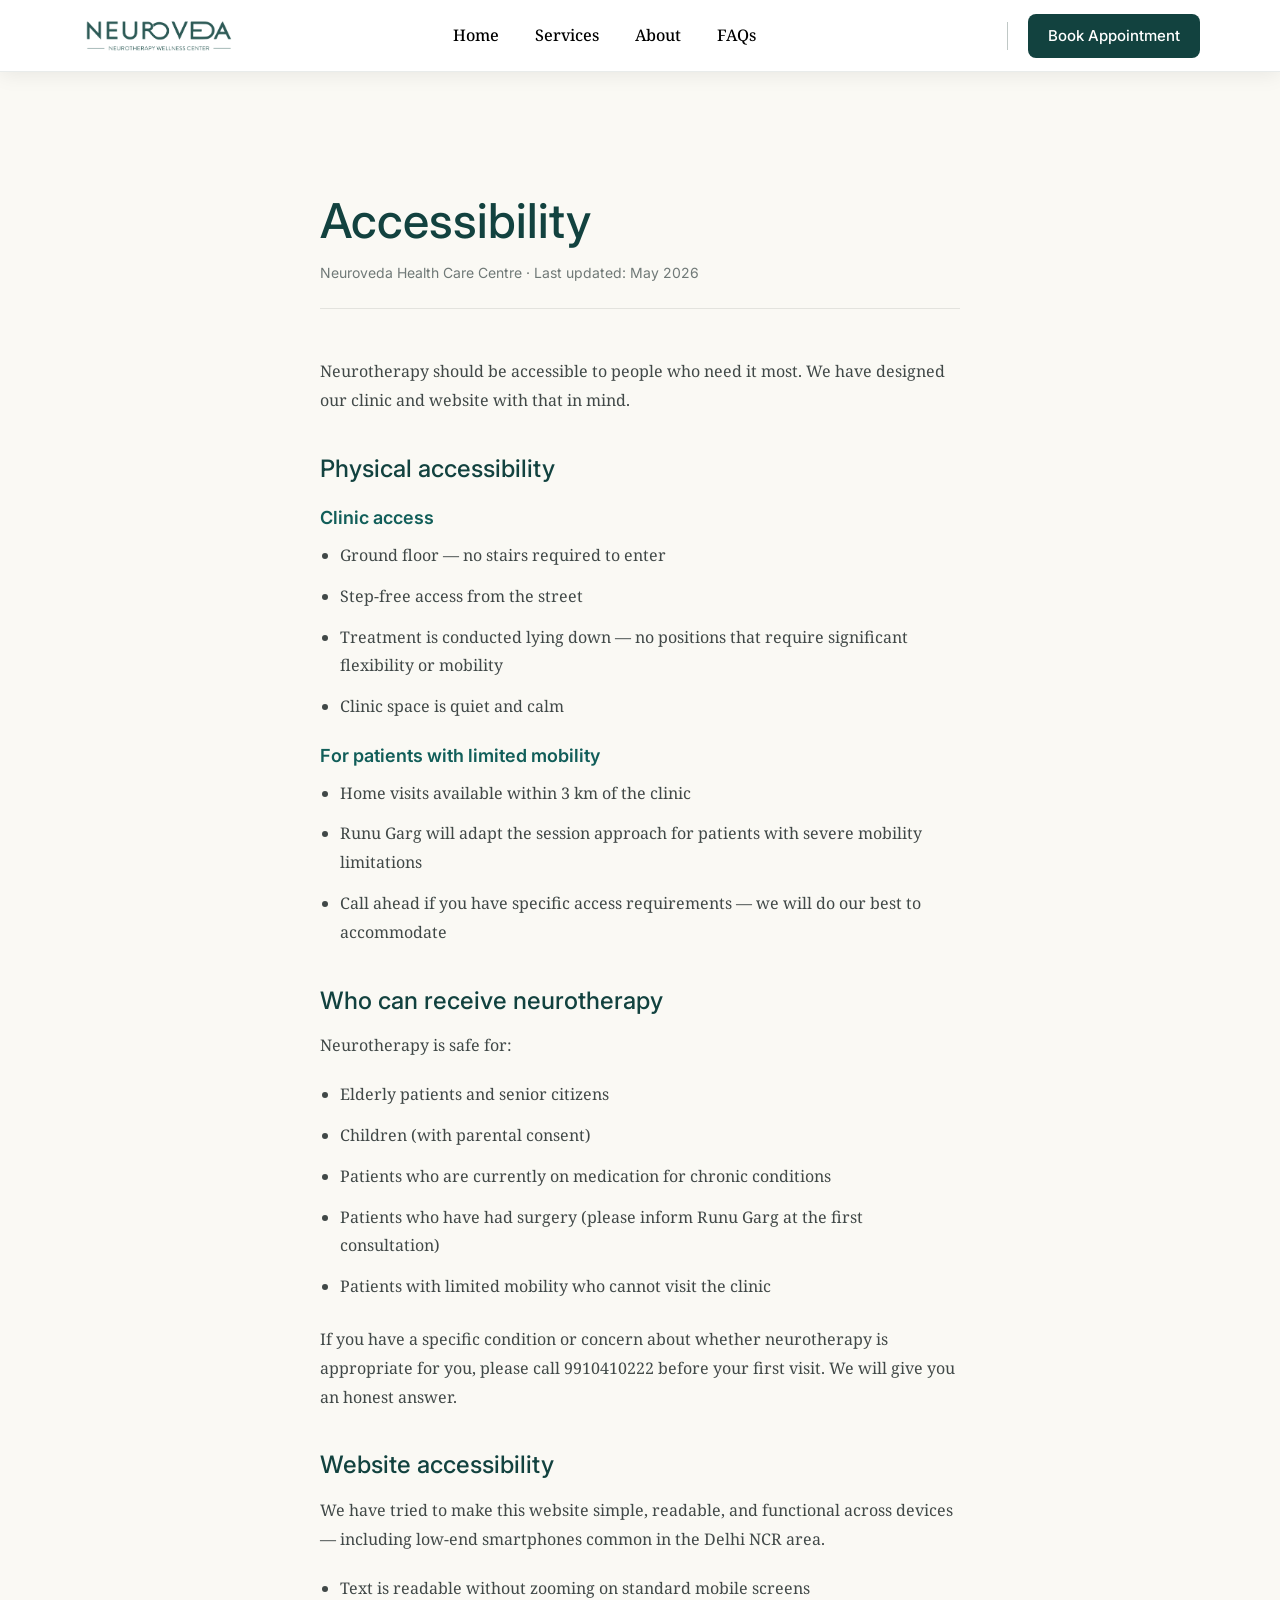
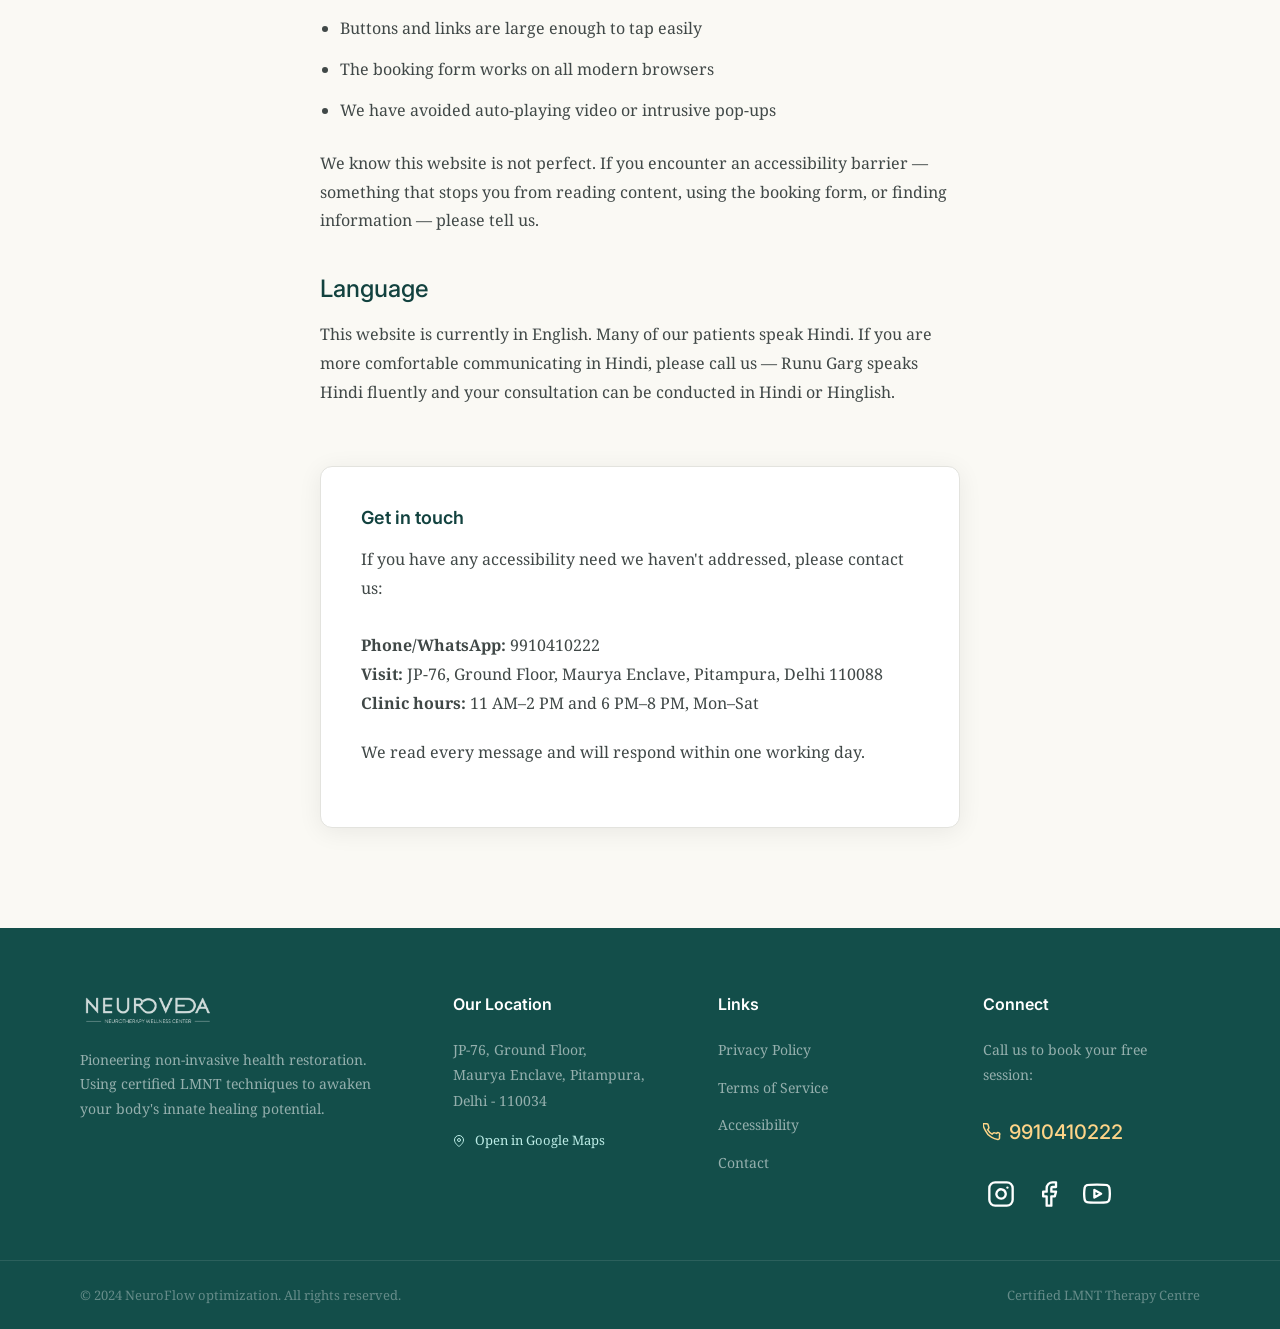
<file: accessibility.html>
<!DOCTYPE html>
<html lang="en">

<head>
  <meta charset="UTF-8" />
  <meta name="viewport" content="width=device-width, initial-scale=1.0" />
  <title>Accessibility — Neuroveda Health Care Centre</title>
  <meta name="description"
    content="Accessibility at Neuroveda Health Care Centre. Our commitment to making our clinic and website accessible to everyone." />
  <link rel="stylesheet" href="style.css" />
</head>

<body>

  <!-- ===================== NAVIGATION ===================== -->
  <nav class="nav" id="nav">
    <a class="nav__logo" href="index.html">
      <img src="images/logo.png" alt="Neuroveda" />
    </a>

    <ul class="nav__links">
      <li><a href="index.html">Home</a></li>
      <li><a href="services.html">Services</a></li>
      <li><a href="about.html">About</a></li>
      <li><a href="faqs.html">FAQs</a></li>
      <li><a href="https://tally.so/r/9qRvYQ" class="nav__book--mobile">Book Appointment</a></li>
    </ul>

    <div class="nav__right">
      <div class="nav__divider"></div>
      <a href="https://tally.so/r/9qRvYQ" class="nav__book">Book Appointment</a>
    </div>

    <div class="nav__toggle" id="navToggle" aria-label="Open menu">
      <span></span><span></span><span></span>
    </div>
  </nav>

  <!-- ===================== ACCESSIBILITY CONTENT ===================== -->
  <section class="legal-page">
    <div class="container container--narrow fade-up">
      <h1>Accessibility</h1>
      <div class="legal-meta">Neuroveda Health Care Centre &middot; Last updated: May 2026</div>

      <div class="legal-content">
        <p>Neurotherapy should be accessible to people who need it most. We have designed our clinic and website with
          that in mind.</p>

        <h2>Physical accessibility</h2>
        <h3>Clinic access</h3>
        <ul>
          <li>Ground floor — no stairs required to enter</li>
          <li>Step-free access from the street</li>
          <li>Treatment is conducted lying down — no positions that require significant flexibility or mobility</li>
          <li>Clinic space is quiet and calm</li>
        </ul>

        <h3>For patients with limited mobility</h3>
        <ul>
          <li>Home visits available within 3 km of the clinic</li>
          <li>Runu Garg will adapt the session approach for patients with severe mobility limitations</li>
          <li>Call ahead if you have specific access requirements — we will do our best to accommodate</li>
        </ul>

        <h2>Who can receive neurotherapy</h2>
        <p>Neurotherapy is safe for:</p>
        <ul>
          <li>Elderly patients and senior citizens</li>
          <li>Children (with parental consent)</li>
          <li>Patients who are currently on medication for chronic conditions</li>
          <li>Patients who have had surgery (please inform Runu Garg at the first consultation)</li>
          <li>Patients with limited mobility who cannot visit the clinic</li>
        </ul>
        <p>If you have a specific condition or concern about whether neurotherapy is appropriate for you, please call
          9910410222 before your first visit. We will give you an honest answer.</p>

        <h2>Website accessibility</h2>
        <p>We have tried to make this website simple, readable, and functional across devices — including low-end
          smartphones common in the Delhi NCR area.</p>
        <ul>
          <li>Text is readable without zooming on standard mobile screens</li>
          <li>Buttons and links are large enough to tap easily</li>
          <li>The booking form works on all modern browsers</li>
          <li>We have avoided auto-playing video or intrusive pop-ups</li>
        </ul>
        <p>We know this website is not perfect. If you encounter an accessibility barrier — something that stops you
          from reading content, using the booking form, or finding information — please tell us.</p>

        <h2>Language</h2>
        <p>This website is currently in English. Many of our patients speak Hindi. If you are more comfortable
          communicating in Hindi, please call us — Runu Garg speaks Hindi fluently and your consultation can be
          conducted in Hindi or Hinglish.</p>

        <div class="contact-box">
          <h3>Get in touch</h3>
          <p>
            If you have any accessibility need we haven't addressed, please contact us:<br><br>
            <strong>Phone/WhatsApp:</strong> 9910410222<br>
            <strong>Visit:</strong> JP-76, Ground Floor, Maurya Enclave, Pitampura, Delhi 110088<br>
            <strong>Clinic hours:</strong> 11 AM–2 PM and 6 PM–8 PM, Mon–Sat
          </p>
          <p>We read every message and will respond within one working day.</p>
        </div>
      </div>
    </div>
  </section>

  <!-- ===================== FOOTER ===================== -->
  <footer class="footer">
    <div class="footer__grid">
      <div>
        <div class="footer__logo">
          <img src="images/logo.png" alt="Neuroveda" />
        </div>
        <p class="footer__desc">
          Pioneering non-invasive health restoration. Using certified LMNT techniques to awaken your body's innate
          healing potential.
        </p>
      </div>
      <div>
        <div class="footer__col-title">Our Location</div>
        <p class="footer__address">JP-76, Ground Floor,<br>Maurya Enclave, Pitampura,<br>Delhi - 110034</p>
        <a href="https://maps.google.com/?q=Neuroveda+Pitampura+Delhi" target="_blank" class="footer__map-link">
          <svg width="12" height="12" viewBox="0 0 24 24" fill="none" stroke="currentColor" stroke-width="2"
            style="margin-right: 4px;">
            <path d="M21 10c0 7-9 13-9 13s-9-6-9-13a9 9 0 0118 0z" />
            <circle cx="12" cy="10" r="3" />
          </svg>
          Open in Google Maps
        </a>
      </div>
      <div>
        <div class="footer__col-title">Links</div>
        <ul class="footer__links">
          <li><a href="privacy.html">Privacy Policy</a></li>
          <li><a href="terms.html">Terms of Service</a></li>
          <li><a href="accessibility.html" class="active">Accessibility</a></li>
          <li><a href="contact.html">Contact</a></li>
        </ul>
      </div>
      <div>
        <div class="footer__col-title">Connect</div>
        <p class="footer__address">Call us to book your free session:</p>
        <a href="tel:9910410222" class="footer__phone">
          <svg width="18" height="18" viewBox="0 0 24 24" fill="none" stroke="currentColor" stroke-width="2"
            stroke-linecap="round" stroke-linejoin="round">
            <path
              d="M22 16.92v3a2 2 0 0 1-2.18 2 19.79 19.79 0 0 1-8.63-3.07A19.5 19.5 0 0 1 3.07 9.81a19.79 19.79 0 0 1-3.07-8.66A2 2 0 0 1 2 1h3a2 2 0 0 1 2 1.72 12.84 12.84 0 0 0 .7 2.81 2 2 0 0 1-.45 2.11L6.09 8.91a16 16 0 0 0 6 6l1.27-1.27a2 2 0 0 1 2.11-.45 12.84 12.84 0 0 0 2.81.7A2 2 0 0 1 22 16z" />
          </svg>
          9910410222
        </a>
        <div class="footer__social">
          <a href="https://www.instagram.com/neuroveda.neurotherapy/" target="_blank" rel="noopener noreferrer"
            aria-label="Instagram">
            <svg width="28" height="28" viewBox="0 0 24 24" fill="none" stroke="currentColor" stroke-width="2"
              stroke-linecap="round" stroke-linejoin="round">
              <rect x="2" y="2" width="20" height="20" rx="5" ry="5"></rect>
              <path d="M16 11.37A4 4 0 1 1 12.63 8 4 4 0 0 1 16 11.37z"></path>
              <line x1="17.5" y1="6.5" x2="17.51" y2="6.5"></line>
            </svg>
          </a>
          <a href="https://www.facebook.com/neurovedawellness" target="_blank" rel="noopener noreferrer"
            aria-label="Facebook">
            <svg width="28" height="28" viewBox="0 0 24 24" fill="none" stroke="currentColor" stroke-width="2"
              stroke-linecap="round" stroke-linejoin="round">
              <path d="M18 2h-3a5 5 0 0 0-5 5v3H7v4h3v8h4v-8h3l1-4h-4V7a1 1 0 0 1 1-1h3z"></path>
            </svg>
          </a>
          <a href="https://www.youtube.com/@Neuroveda" target="_blank" rel="noopener noreferrer" aria-label="YouTube">
            <svg width="28" height="28" viewBox="0 0 24 24" fill="none" stroke="currentColor" stroke-width="2"
              stroke-linecap="round" stroke-linejoin="round">
              <path
                d="M22.54 6.42a2.78 2.78 0 0 0-1.94-2C18.88 4 12 4 12 4s-6.88 0-8.6.46a2.78 2.78 0 0 0-1.94 2A29 29 0 0 0 1 11.75a29 29 0 0 0 .46 5.33A2.78 2.78 0 0 0 3.4 19c1.72.46 8.6.46 8.6.46s6.88 0 8.6-.46a2.78 2.78 0 0 0 1.94-2 29 29 0 0 0 .46-5.25 29 29 0 0 0-.46-5.33z">
              </path>
              <polygon points="9.75 15.02 15.5 11.75 9.75 8.48 9.75 15.02"></polygon>
            </svg>
          </a>
        </div>
      </div>
    </div>
    <div class="footer__bottom">
      <span class="footer__copy">&copy; 2024 NeuroFlow optimization. All rights reserved.</span>
      <span class="footer__copy">Certified LMNT Therapy Centre</span>
    </div>
  </footer>

  <script src="script.js"></script>
</body>

</html>
</file>
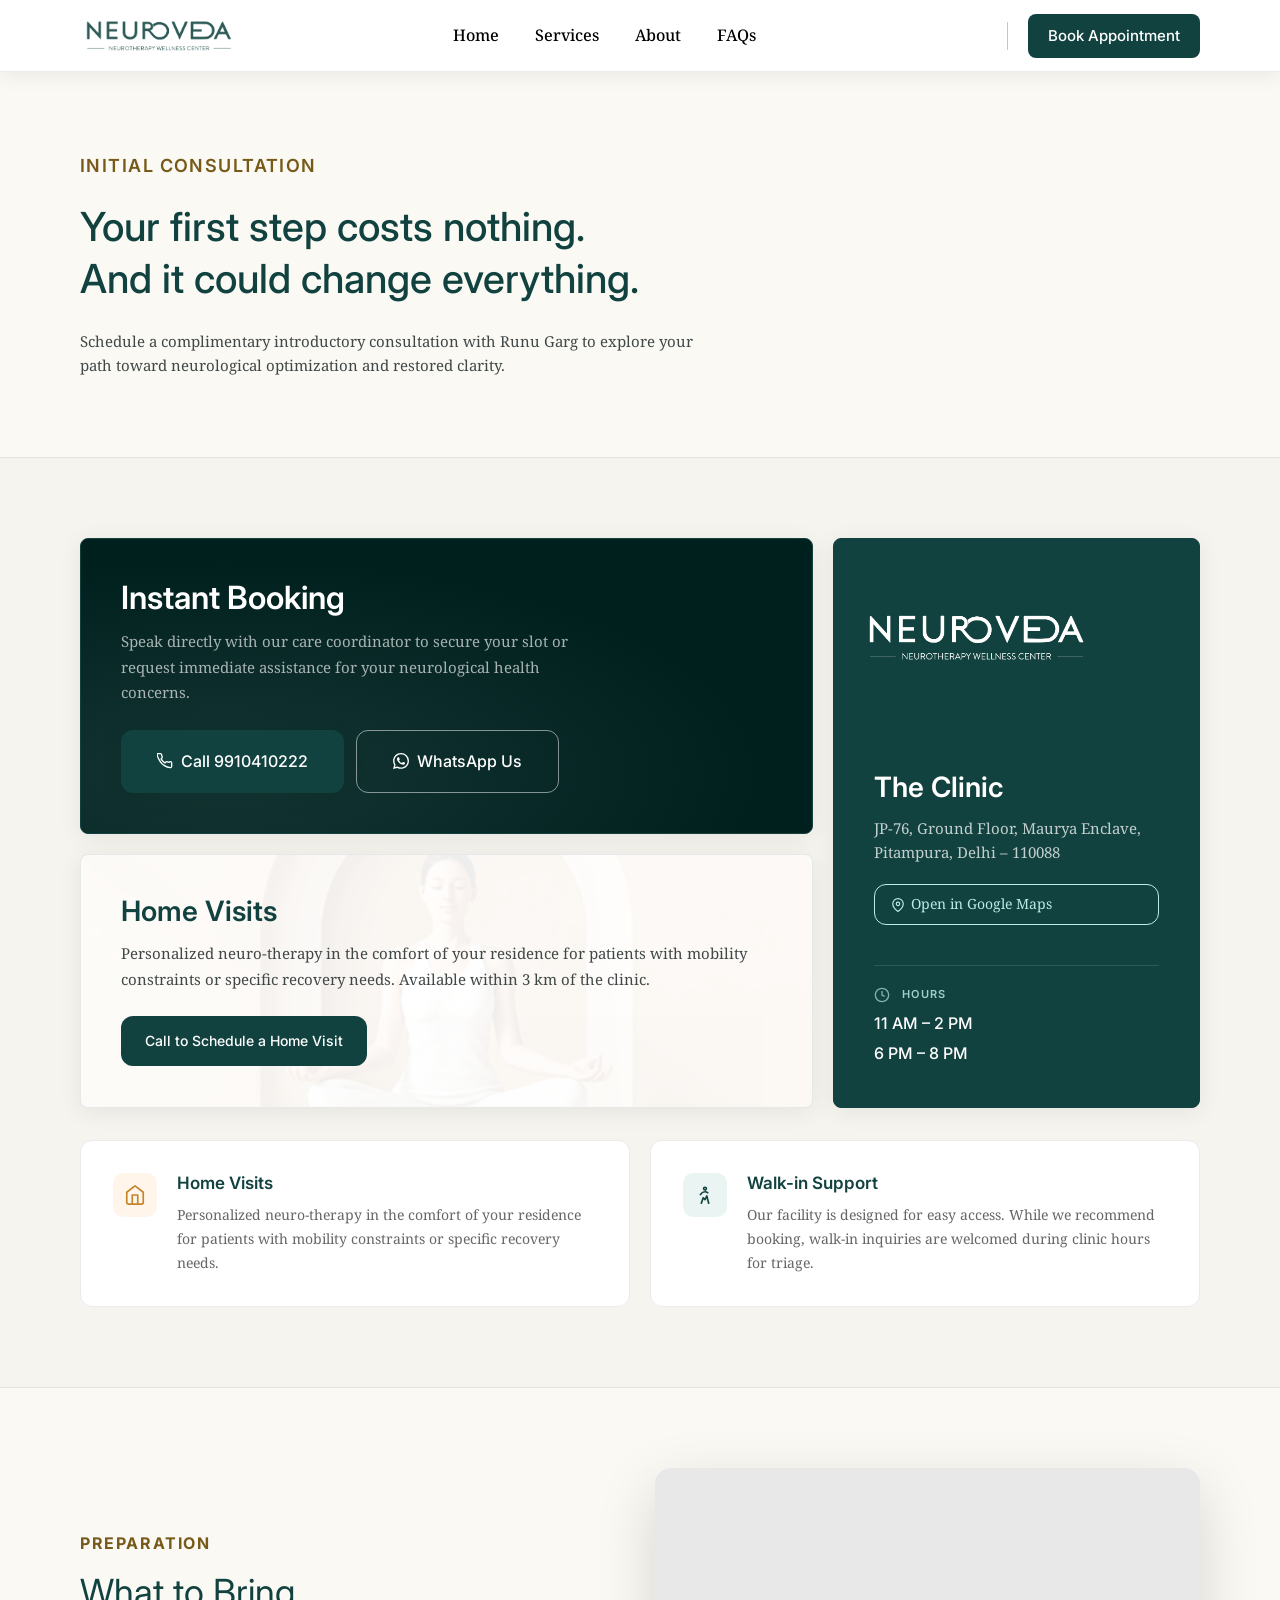
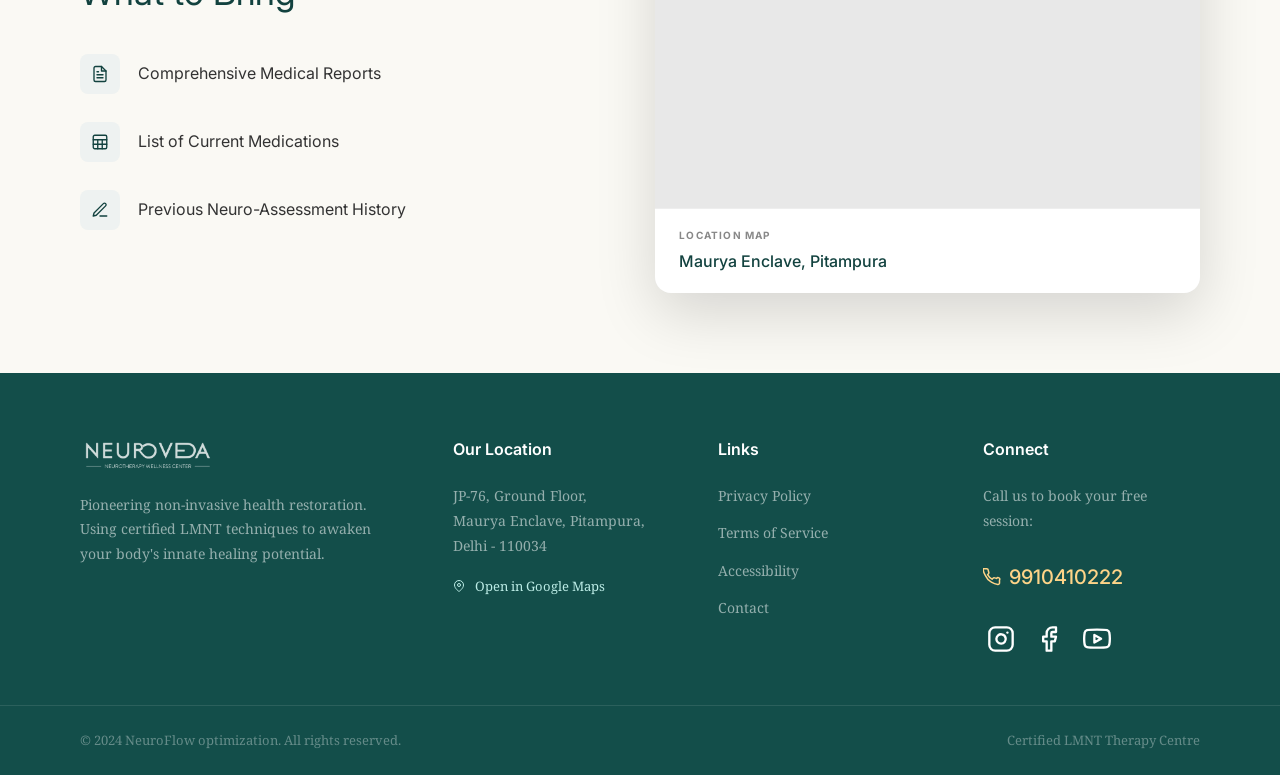
<file: contact.html>
<!DOCTYPE html>
<html lang="en">

<head>
  <meta charset="UTF-8" />
  <meta name="viewport" content="width=device-width, initial-scale=1.0" />
  <title>Book Appointment — Neuroveda, Pitampura</title>
  <meta name="description"
    content="Book a free first consultation with Runu Garg at Neuroveda, Pitampura, Delhi. Call, WhatsApp, or walk in." />
  <link rel="stylesheet" href="style.css" />
</head>

<body>

  <!-- NAVIGATION -->
  <nav class="nav" id="nav">
    <a class="nav__logo" href="index.html">
      <img src="images/logo.png" alt="Neuroveda" />
    </a>
    <ul class="nav__links">
      <li><a href="index.html">Home</a></li>
      <li><a href="services.html">Services</a></li>
      <li><a href="about.html">About</a></li>
      <li><a href="faqs.html">FAQs</a></li>
      <li><a href="contact.html" class="nav__book--mobile">Book Appointment</a></li>
    </ul>
    <div class="nav__right">
      <div class="nav__divider"></div>
      <a href="contact.html" class="nav__book">Book Appointment</a>
    </div>
    <div class="nav__toggle" id="navToggle" aria-label="Open menu">
      <span></span><span></span><span></span>
    </div>
  </nav>

  <!-- BOOKING HERO -->
  <section class="booking-hero">
    <div class="booking-hero__inner" style="text-align: left;">
      <div class="label fade-up"
        style="font-size: 18px; background: transparent; border: none; letter-spacing: 0.08em; color: var(--gold-dark); font-weight: 600; margin-bottom: 20px; padding: 0; text-transform: uppercase;">
        INITIAL CONSULTATION
      </div>
      <h1 class="page-hero__heading fade-up"
        style="font-size: 40px; font-weight: 500; color: #12423F; margin-bottom: 24px; line-height: 1.3;">
        Your first step costs nothing.<br>And it could change everything.
      </h1>
      <p class="page-hero__body fade-up"
        style="max-width: 640px; font-size: 15px; color: var(--text-sec); line-height: 1.6; font-family: 'Noto Serif', serif; transition-delay:0.1s;">
        Schedule a complimentary introductory consultation with Runu Garg to explore your path toward neurological
        optimization and restored clarity.
      </p>
    </div>
  </section>

  <!-- BOOKING BENTO GRID -->
  <section class="booking-bento">
    <div class="booking-bento__grid">

      <!-- Main CTA card -->
      <div class="booking-card booking-card--dark fade-up"
        style="background:var(--dark); grid-column:1; position:relative; overflow:hidden; min-height:280px;">
        <div
          style="position:absolute;inset:0;background:radial-gradient(ellipse at 20% 80%, rgba(161,207,202,0.12) 0%, transparent 65%);pointer-events:none;">
        </div>
        <div style="position:relative;z-index:1;">
          <h2 class="booking-card__heading" style="font-size:32px;">Instant Booking</h2>
          <p class="booking-card__body" style="max-width:480px;">
            Speak directly with our care coordinator to secure your slot or request immediate assistance for your
            neurological health concerns.
          </p>
          <div class="booking-card__btns">
            <a href="tel:9910410222" class="btn btn-primary btn-lg">
              <svg width="16" height="16" viewBox="0 0 24 24" fill="none" stroke="currentColor" stroke-width="2">
                <path
                  d="M22 16.92v3a2 2 0 01-2.18 2 19.79 19.79 0 01-8.63-3.07A19.5 19.5 0 013.07 9.81a19.79 19.79 0 01-3.07-8.66A2 2 0 012 1h3a2 2 0 012 1.72 12.84 12.84 0 00.7 2.81 2 2 0 01-.45 2.11L6.09 8.91a16 16 0 006 6l1.27-1.27a2 2 0 012.11-.45 12.84 12.84 0 002.81.7A2 2 0 0122 15z" />
              </svg>
              Call 9910410222
            </a>
            <a href="https://wa.me/919910410222" target="_blank" class="btn btn-outline-dark btn-lg">
              <svg width="16" height="16" viewBox="0 0 24 24" fill="currentColor">
                <path
                  d="M17.472 14.382c-.297-.149-1.758-.867-2.03-.967-.273-.099-.471-.148-.67.15-.197.297-.767.966-.94 1.164-.173.199-.347.223-.644.075-.297-.15-1.255-.463-2.39-1.475-.883-.788-1.48-1.761-1.653-2.059-.173-.297-.018-.458.13-.606.134-.133.298-.347.446-.52.149-.174.198-.298.298-.497.099-.198.05-.371-.025-.52-.075-.149-.669-1.612-.916-2.207-.242-.579-.487-.5-.669-.51-.173-.008-.371-.01-.57-.01-.198 0-.52.074-.792.372-.272.297-1.04 1.016-1.04 2.479 0 1.462 1.065 2.875 1.213 3.074.149.198 2.096 3.2 5.077 4.487.709.306 1.262.489 1.694.625.712.227 1.36.195 1.871.118.571-.085 1.758-.719 2.006-1.413.248-.694.248-1.289.173-1.413-.074-.124-.272-.198-.57-.347m-5.421 7.403h-.004a9.87 9.87 0 01-5.031-1.378l-.361-.214-3.741.982.998-3.648-.235-.374a9.86 9.86 0 01-1.51-5.26c.001-5.45 4.436-9.884 9.888-9.884 2.64 0 5.122 1.03 6.988 2.898a9.825 9.825 0 012.893 6.994c-.003 5.45-4.437 9.884-9.885 9.884m8.413-18.297A11.815 11.815 0 0012.05 0C5.495 0 .16 5.335.157 11.892c0 2.096.547 4.142 1.588 5.945L.057 24l6.305-1.654a11.882 11.882 0 005.683 1.448h.005c6.554 0 11.89-5.335 11.893-11.893a11.821 11.821 0 00-3.48-8.413z" />
              </svg>
              WhatsApp Us
            </a>
          </div>
        </div>
      </div>

      <!-- Clinic details card -->
      <div class="booking-card booking-card--clinic fade-up"
        style="transition-delay:0.1s; grid-column:2; grid-row:span 2;">
        <img src="images/clinic-photo.png" alt="Neuroveda clinic" class="booking-card__clinic-image" />
        <h2 class="booking-card__heading">The Clinic</h2>
        <p
          style="font-size:15px; color:rgba(255,255,255,0.75); font-family:'Noto Serif',serif; line-height:1.6; margin-bottom:8px;">
          JP-76, Ground Floor, Maurya Enclave,<br>Pitampura, Delhi – 110088
        </p>
        <a href="https://maps.google.com/?q=Neuroveda+Pitampura+Delhi" target="_blank" class="clinic__map-link"
          style="margin-bottom:20px;">
          <svg width="14" height="14" viewBox="0 0 24 24" fill="none" stroke="currentColor" stroke-width="2">
            <path d="M21 10c0 7-9 13-9 13s-9-6-9-13a9 9 0 0118 0z" />
            <circle cx="12" cy="10" r="3" />
          </svg>
          Open in Google Maps
        </a>
        <hr class="booking-card__clinic-divider" />
        <div style="display:flex;gap:12px;align-items:center;margin-bottom:8px;">
          <svg width="16" height="16" viewBox="0 0 24 24" fill="none" stroke="rgba(161,207,202,0.8)" stroke-width="2">
            <circle cx="12" cy="12" r="10" />
            <polyline points="12 6 12 12 16 14" />
          </svg>
          <span
            style="font-size:11px;font-weight:600;letter-spacing:0.1em;text-transform:uppercase;color:var(--teal-light);font-family:'Inter',sans-serif;">Hours</span>
        </div>
        <div class="booking-card__clinic-time">11 AM – 2 PM</div>
        <div class="booking-card__clinic-time" style="margin-top:4px;">6 PM – 8 PM</div>
      </div>

      <!-- Home visits card -->
      <div class="booking-card fade-up"
        style="transition-delay:0.2s; position:relative; overflow:hidden; grid-column:1;">
        <img src="images/neurotherapy-session.png" alt=""
          style="position:absolute;inset:0;width:100%;height:100%;object-fit:cover;opacity:0.07;border-radius:var(--radius-sm);" />
        <div style="position:relative;z-index:1;">
          <h2 class="booking-card__heading" style="color:var(--primary);">Home Visits</h2>
          <p class="booking-card__body">
            Personalized neuro-therapy in the comfort of your residence for patients with mobility constraints or
            specific recovery needs. Available within 3 km of the clinic.
          </p>
          <a href="tel:9910410222" class="btn btn-dark">Call to Schedule a Home Visit</a>
        </div>
      </div>

    </div>

    <!-- Home Visits & Walk-in Support -->
    <div class="support-cards-grid">

      <!-- Home Visits card -->
      <div class="booking-card fade-up"
        style="background:#fff; border:1px solid #EBEBEB; border-radius:12px; display:flex; flex-direction:row; align-items:flex-start; gap:20px; padding:32px; box-shadow:none;">
        <div
          style="flex-shrink:0; width:44px; height:44px; background:#FFF5EA; border-radius:10px; display:flex; align-items:center; justify-content:center;">
          <svg width="22" height="22" viewBox="0 0 24 24" fill="none" stroke="#C5832A" stroke-width="1.8"
            stroke-linecap="round" stroke-linejoin="round">
            <path d="M3 9l9-7 9 7v11a2 2 0 0 1-2 2H5a2 2 0 0 1-2-2z" />
            <polyline points="9 22 9 12 15 12 15 22" />
          </svg>
        </div>
        <div>
          <h3 style="font-size:17px;font-weight:600;color:#12423F;font-family:'Inter',sans-serif;margin-bottom:10px;">
            Home Visits</h3>
          <p style="font-size:14px;color:#666;font-family:'Noto Serif',serif;line-height:1.7;margin:0;">
            Personalized neuro-therapy in the comfort of your residence for patients with mobility constraints or
            specific recovery needs.
          </p>
        </div>
      </div>

      <!-- Walk-in Support card -->
      <div class="booking-card fade-up"
        style="background:#fff; border:1px solid #EBEBEB; border-radius:12px; display:flex; flex-direction:row; align-items:flex-start; gap:20px; padding:32px; box-shadow:none; transition-delay:0.1s;">
        <div
          style="flex-shrink:0; width:44px; height:44px; background:#EAF4F3; border-radius:10px; display:flex; align-items:center; justify-content:center;">
          <svg width="22" height="22" viewBox="0 0 24 24" fill="none" stroke="#12423F" stroke-width="1.8"
            stroke-linecap="round" stroke-linejoin="round">
            <circle cx="12" cy="5" r="1.5" />
            <path d="M8 21l2-6 2 2 2-4 2 8" />
            <path d="M7 11.5c1.5-2 3.5-3 5-3s3 1 3 1" />
          </svg>
        </div>
        <div>
          <h3 style="font-size:17px;font-weight:600;color:#12423F;font-family:'Inter',sans-serif;margin-bottom:10px;">
            Walk-in Support</h3>
          <p style="font-size:14px;color:#666;font-family:'Noto Serif',serif;line-height:1.7;margin:0;">
            Our facility is designed for easy access. While we recommend booking, walk-in inquiries are welcomed during
            clinic hours for triage.
          </p>
        </div>
      </div>

    </div>
  </section>

  <!-- PREPARATION & MAP -->
  <section class="prep-section">
    <div class="prep-section__inner">

      <!-- Left: What to Bring -->
      <div class="fade-up">
        <div
          style="font-size: 16px; font-weight: 700; letter-spacing: 0.1em; color: var(--gold-dark); text-transform: uppercase; margin-bottom: 14px; font-family: 'Inter', sans-serif;">
          PREPARATION</div>
        <h2 style="font-size: 36px; font-weight: 400; color: #12423F; margin-bottom: 40px; line-height: 1.2;">What to
          Bring</h2>

        <!-- Item 1 -->
        <div style="display: flex; align-items: center; gap: 18px; margin-bottom: 28px;">
          <div
            style="flex-shrink: 0; width: 40px; height: 40px; background: #EEF2F1; border-radius: 8px; display: flex; align-items: center; justify-content: center;">
            <svg width="18" height="18" viewBox="0 0 24 24" fill="none" stroke="#12423F" stroke-width="1.8"
              stroke-linecap="round" stroke-linejoin="round">
              <path d="M14 2H6a2 2 0 0 0-2 2v16a2 2 0 0 0 2 2h12a2 2 0 0 0 2-2V8z" />
              <polyline points="14 2 14 8 20 8" />
              <line x1="16" y1="13" x2="8" y2="13" />
              <line x1="16" y1="17" x2="8" y2="17" />
              <polyline points="10 9 9 9 8 9" />
            </svg>
          </div>
          <span style="font-size: 16px; color: #333; font-family: 'Inter', sans-serif;">Comprehensive Medical
            Reports</span>
        </div>

        <!-- Item 2 -->
        <div style="display: flex; align-items: center; gap: 18px; margin-bottom: 28px;">
          <div
            style="flex-shrink: 0; width: 40px; height: 40px; background: #EEF2F1; border-radius: 8px; display: flex; align-items: center; justify-content: center;">
            <svg width="18" height="18" viewBox="0 0 24 24" fill="none" stroke="#12423F" stroke-width="1.8"
              stroke-linecap="round" stroke-linejoin="round">
              <rect x="3" y="3" width="18" height="18" rx="2" />
              <line x1="3" y1="9" x2="21" y2="9" />
              <line x1="3" y1="15" x2="21" y2="15" />
              <line x1="9" y1="9" x2="9" y2="21" />
              <line x1="15" y1="9" x2="15" y2="21" />
            </svg>
          </div>
          <span style="font-size: 16px; color: #333; font-family: 'Inter', sans-serif;">List of Current
            Medications</span>
        </div>

        <!-- Item 3 -->
        <div style="display: flex; align-items: center; gap: 18px;">
          <div
            style="flex-shrink: 0; width: 40px; height: 40px; background: #EEF2F1; border-radius: 8px; display: flex; align-items: center; justify-content: center;">
            <svg width="18" height="18" viewBox="0 0 24 24" fill="none" stroke="#12423F" stroke-width="1.8"
              stroke-linecap="round" stroke-linejoin="round">
              <path d="M12 20h9" />
              <path d="M16.5 3.5a2.121 2.121 0 0 1 3 3L7 19l-4 1 1-4L16.5 3.5z" />
            </svg>
          </div>
          <span style="font-size: 16px; color: #333; font-family: 'Inter', sans-serif;">Previous Neuro-Assessment
            History</span>
        </div>
      </div>

      <!-- Right: Map in phone frame style -->
      <div class="fade-up" style="transition-delay: 0.15s; position: relative;">
        <div
          style="border-radius: 16px; overflow: hidden; box-shadow: 0 20px 60px rgba(0,0,0,0.15); position: relative; background: #e8e8e8;">
          <!-- Map iframe with greyscale filter -->
          <div style="position: relative; height: 340px; overflow: hidden;">
            <iframe
              src="https://www.google.com/maps/embed?pb=!1m18!1m12!1m3!1d3499.536574028879!2d77.12804!3d28.6970!2m3!1f0!2f0!3f0!3m2!1i1024!2i768!4f13.1!3m3!1m2!1s0x0%3A0x0!2sMaurya+Enclave+Pitampura+Delhi!5e0!3m2!1sen!2sin!4v1620000000000"
              width="100%" height="360"
              style="border: 0; display: block; filter: grayscale(100%) contrast(0.85); margin-top: -10px;"
              allowfullscreen="" loading="lazy" referrerpolicy="no-referrer-when-downgrade"
              title="Neuroveda Clinic Location">
            </iframe>
          </div>

          <!-- Location card overlay -->
          <div style="background: #fff; padding: 18px 24px; border-top: 1px solid #eee;">
            <div
              style="font-size: 10px; font-weight: 700; letter-spacing: 0.12em; color: #888; text-transform: uppercase; font-family: 'Inter', sans-serif; margin-bottom: 6px;">
              LOCATION MAP</div>
            <div style="font-size: 16px; font-weight: 500; color: #12423F; font-family: 'Inter', sans-serif;">Maurya
              Enclave, Pitampura</div>
          </div>
        </div>
      </div>

    </div>
  </section>

  <!-- FOOTER -->
  <footer class="footer">
    <div class="footer__grid">
      <div>
        <div class="footer__logo">
          <img src="images/logo.png" alt="Neuroveda" />
        </div>
        <p class="footer__desc">
          Pioneering non-invasive health restoration. Using certified LMNT techniques to awaken your body's innate
          healing potential.
        </p>
      </div>
      <div>
        <div class="footer__col-title">Our Location</div>
        <p class="footer__address">JP-76, Ground Floor,<br>Maurya Enclave, Pitampura,<br>Delhi - 110034</p>
        <a href="https://maps.google.com/?q=Neuroveda+Pitampura+Delhi" target="_blank" class="footer__map-link">
          <svg width="12" height="12" viewBox="0 0 24 24" fill="none" stroke="currentColor" stroke-width="2"
            style="margin-right: 4px;">
            <path d="M21 10c0 7-9 13-9 13s-9-6-9-13a9 9 0 0118 0z" />
            <circle cx="12" cy="10" r="3" />
          </svg>
          Open in Google Maps
        </a>
      </div>
      <div>
        <div class="footer__col-title">Links</div>
        <ul class="footer__links">
          <li><a href="privacy.html">Privacy Policy</a></li>
          <li><a href="terms.html">Terms of Service</a></li>
          <li><a href="accessibility.html">Accessibility</a></li>
          <li><a href="contact.html">Contact</a></li>
        </ul>
      </div>
      <div>
        <div class="footer__col-title">Connect</div>
        <p class="footer__address">Call us to book your free session:</p>
        <a href="tel:9910410222" class="footer__phone">
          <svg width="18" height="18" viewBox="0 0 24 24" fill="none" stroke="currentColor" stroke-width="2"
            stroke-linecap="round" stroke-linejoin="round">
            <path
              d="M22 16.92v3a2 2 0 0 1-2.18 2 19.79 19.79 0 0 1-8.63-3.07A19.5 19.5 0 0 1 3.07 9.81a19.79 19.79 0 0 1-3.07-8.66A2 2 0 0 1 2 1h3a2 2 0 0 1 2 1.72 12.84 12.84 0 0 0 .7 2.81 2 2 0 0 1-.45 2.11L6.09 8.91a16 16 0 0 0 6 6l1.27-1.27a2 2 0 0 1 2.11-.45 12.84 12.84 0 0 0 2.81.7A2 2 0 0 1 22 16z" />
          </svg>
          9910410222
        </a>
        <div class="footer__social">
          <a href="https://www.instagram.com/neuroveda.neurotherapy/" target="_blank" rel="noopener noreferrer"
            aria-label="Instagram">
            <svg width="28" height="28" viewBox="0 0 24 24" fill="none" stroke="currentColor" stroke-width="2"
              stroke-linecap="round" stroke-linejoin="round">
              <rect x="2" y="2" width="20" height="20" rx="5" ry="5"></rect>
              <path d="M16 11.37A4 4 0 1 1 12.63 8 4 4 0 0 1 16 11.37z"></path>
              <line x1="17.5" y1="6.5" x2="17.51" y2="6.5"></line>
            </svg>
          </a>
          <a href="https://www.facebook.com/neurovedawellness" target="_blank" rel="noopener noreferrer"
            aria-label="Facebook">
            <svg width="28" height="28" viewBox="0 0 24 24" fill="none" stroke="currentColor" stroke-width="2"
              stroke-linecap="round" stroke-linejoin="round">
              <path d="M18 2h-3a5 5 0 0 0-5 5v3H7v4h3v8h4v-8h3l1-4h-4V7a1 1 0 0 1 1-1h3z"></path>
            </svg>
          </a>
          <a href="https://www.youtube.com/@Neuroveda" target="_blank" rel="noopener noreferrer" aria-label="YouTube">
            <svg width="28" height="28" viewBox="0 0 24 24" fill="none" stroke="currentColor" stroke-width="2"
              stroke-linecap="round" stroke-linejoin="round">
              <path
                d="M22.54 6.42a2.78 2.78 0 0 0-1.94-2C18.88 4 12 4 12 4s-6.88 0-8.6.46a2.78 2.78 0 0 0-1.94 2A29 29 0 0 0 1 11.75a29 29 0 0 0 .46 5.33A2.78 2.78 0 0 0 3.4 19c1.72.46 8.6.46 8.6.46s6.88 0 8.6-.46a2.78 2.78 0 0 0 1.94-2 29 29 0 0 0 .46-5.25 29 29 0 0 0-.46-5.33z">
              </path>
              <polygon points="9.75 15.02 15.5 11.75 9.75 8.48 9.75 15.02"></polygon>
            </svg>
          </a>
        </div>
      </div>
    </div>
    <div class="footer__bottom">
      <span class="footer__copy">© 2024 NeuroFlow optimization. All rights reserved.</span>
      <span class="footer__copy">Certified LMNT Therapy Centre</span>
    </div>
  </footer>

  <script src="script.js"></script>
</body>

</html>
</file>
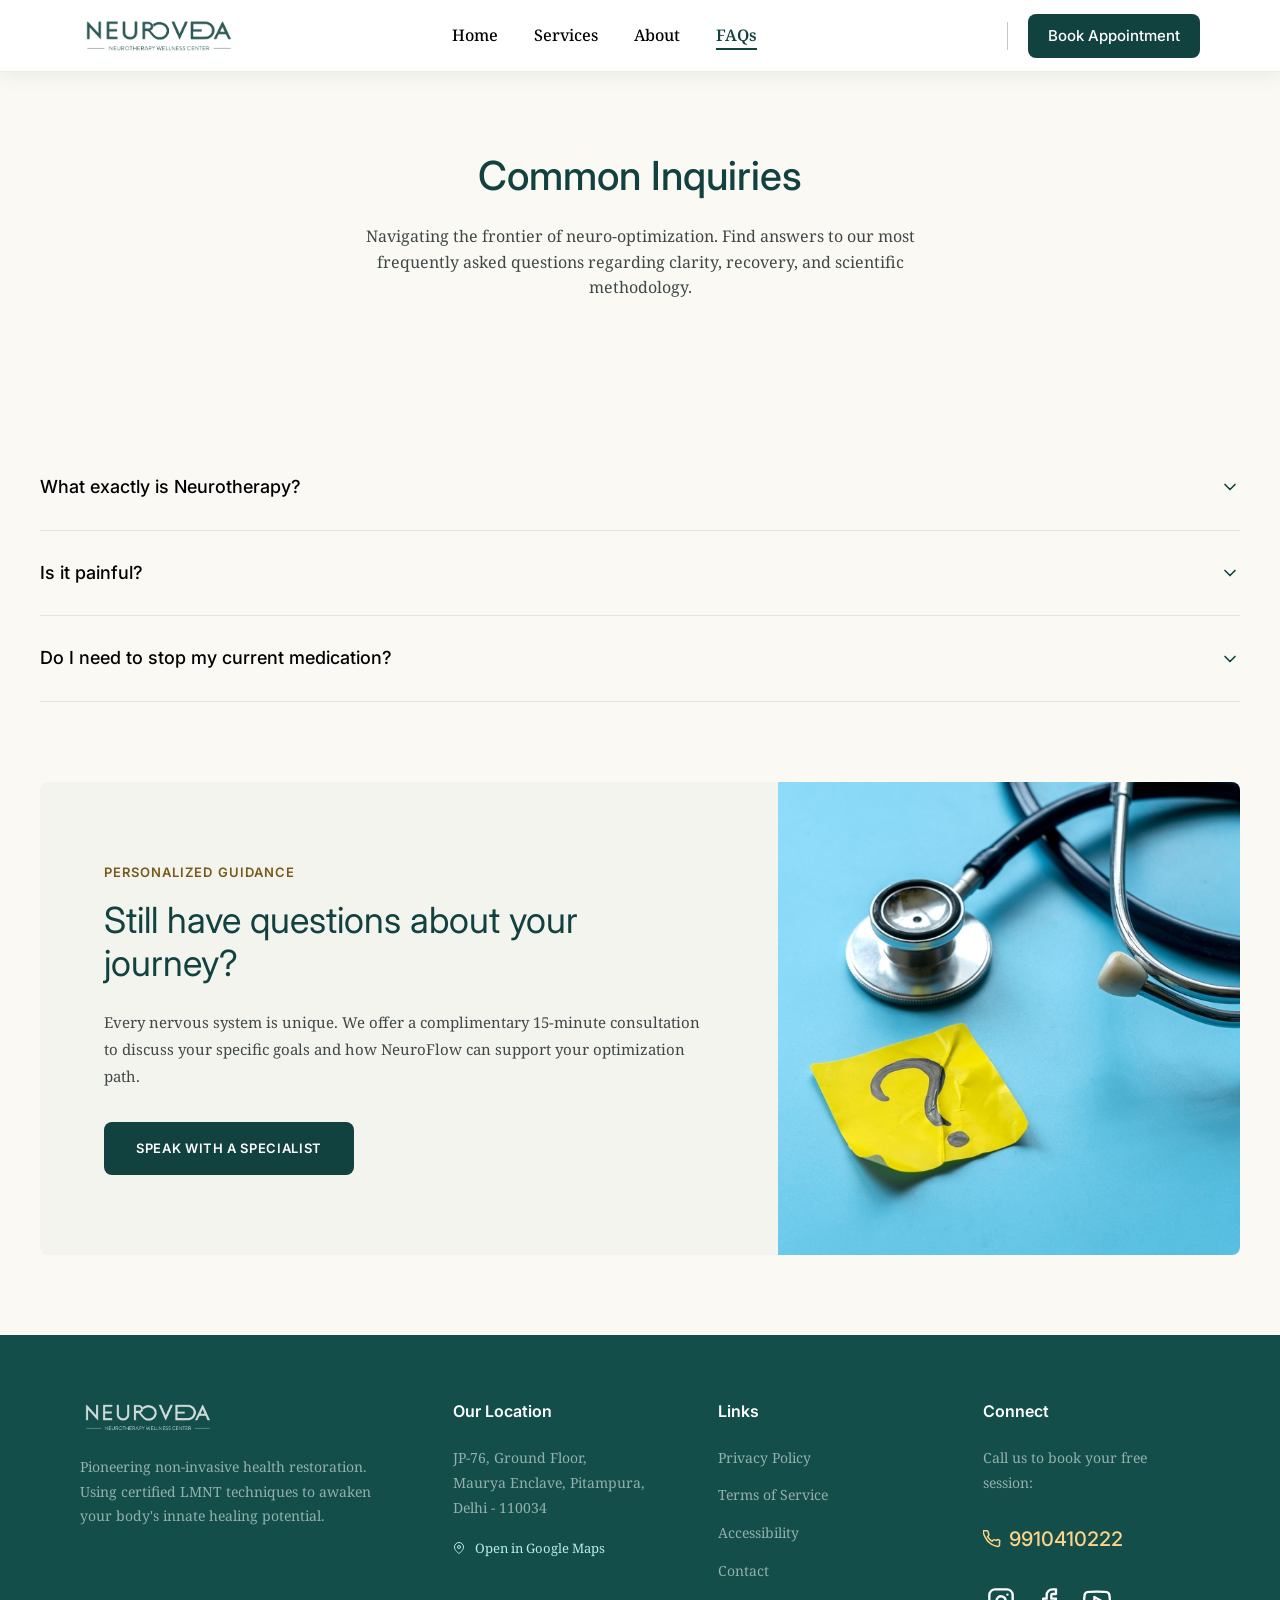
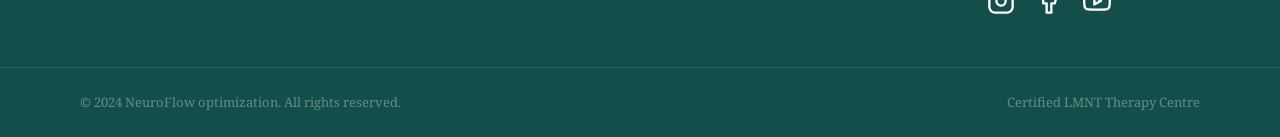
<file: faqs.html>
<!DOCTYPE html>
<html lang="en">

<head>
  <meta charset="UTF-8" />
  <meta name="viewport" content="width=device-width, initial-scale=1.0" />
  <title>FAQs — Neuroveda Neurotherapy, Pitampura</title>
  <meta name="description"
    content="Frequently asked questions about Neurotherapy at Neuroveda. Learn about the science, safety, and process of LMNT treatment." />
  <link rel="stylesheet" href="style.css" />
</head>

<body>

  <!-- NAVIGATION -->
  <nav class="nav" id="nav">
    <a class="nav__logo" href="index.html">
      <img src="images/logo.png" alt="Neuroveda" />
    </a>
    <ul class="nav__links">
      <li><a href="index.html">Home</a></li>
      <li><a href="services.html">Services</a></li>
      <li><a href="about.html">About</a></li>
      <li><a href="faqs.html" class="active">FAQs</a></li>
      <li><a href="contact.html" class="nav__book--mobile">Book Appointment</a></li>
    </ul>
    <div class="nav__right">
      <div class="nav__divider"></div>
      <a href="contact.html" class="nav__book">Book Appointment</a>
    </div>

    <div class="nav__toggle" id="navToggle" aria-label="Open menu">
      <span></span><span></span><span></span>
    </div>

  </nav>

  <!-- PAGE HERO -->
  <div class="faq-page-hero">
    <h1 class="faq-page-hero__heading fade-up">Common Inquiries</h1>
    <p class="faq-page-hero__body fade-up">
      Navigating the frontier of neuro-optimization. Find answers to our most frequently asked questions regarding
      clarity, recovery, and scientific methodology.
    </p>
  </div>

  <!-- FAQ SECTION -->
  <section class="faq-section">
    <div class="faq-list">

      <div class="faq-item fade-up">
        <div class="faq-item__question" onclick="toggleFaq(this)">
          <span>What exactly is Neurotherapy?</span>
          <svg class="faq-item__icon" width="20" height="20" viewBox="0 0 24 24" fill="none" stroke="currentColor"
            stroke-width="2" stroke-linecap="round" stroke-linejoin="round">
            <polyline points="6 9 12 15 18 9"></polyline>
          </svg>
        </div>
        <div class="faq-item__answer">
          <p>Neurotherapy, specifically Lajpatrai Mehra Neurotherapy (LMNT), is a non-invasive, drug-free healing
            methodology developed by Dr. Lajpatrai Mehra. It works on the principle that the human body is a
            self-healing organism governed by the nervous system. By applying precise manual pressure to specific nerve
            points, we facilitate the body's own healing processes — correcting faulty nerve signals, restoring
            glandular function, and reactivating the internal chemical factories responsible for cellular health. It
            combines the wisdom of traditional Indian medicine with modern anatomical science.</p>
        </div>
      </div>

      <div class="faq-item fade-up" style="transition-delay:0.05s;">
        <div class="faq-item__question" onclick="toggleFaq(this)">
          <span>Is it painful?</span>
          <svg class="faq-item__icon" width="20" height="20" viewBox="0 0 24 24" fill="none" stroke="currentColor"
            stroke-width="2" stroke-linecap="round" stroke-linejoin="round">
            <polyline points="6 9 12 15 18 9"></polyline>
          </svg>
        </div>
        <div class="faq-item__answer">
          <p>No, Neurotherapy is generally not painful. The treatment involves skilled manual pressure applied to
            specific nerve points, which most patients describe as a "firm but comfortable" sensation. In cases where
            there is significant nerve inflammation, you may feel mild tenderness during the first few sessions — this
            typically resolves as the treatment progresses and inflammation reduces. Runu Garg calibrates the pressure
            to each patient's individual sensitivity and condition. There are no needles, no electrical stimulation, and
            no invasive procedures of any kind.</p>
        </div>
      </div>

      <div class="faq-item fade-up" style="transition-delay:0.1s;">
        <div class="faq-item__question" onclick="toggleFaq(this)">
          <span>Do I need to stop my current medication?</span>
          <svg class="faq-item__icon" width="80" height="20" viewBox="0 0 24 24" fill="none" stroke="currentColor"
            stroke-width="2" stroke-linecap="round" stroke-linejoin="round">
            <polyline points="6 9 12 15 18 9"></polyline>
          </svg>
        </div>
        <div class="faq-item__answer">
          <p>No. You should never stop any prescribed medication without consulting the doctor who prescribed it.
            Neurotherapy works alongside your existing treatment — it does not conflict with pharmaceutical
            interventions. As your body begins to heal and regulate itself through Neurotherapy, your prescribing doctor
            may naturally adjust your medication dosage based on improved clinical markers. Many patients find their
            insulin requirements or blood pressure medication doses reduce over time, but this is always managed in
            consultation with their physician. We encourage transparent communication with all members of your
            healthcare team.</p>
        </div>
      </div>
    </div>

    <!-- FAQ CTA CARD -->
    <div class="faq-cta-wrap">
      <div class="faq-cta-grid fade-up">
        <div class="faq-cta-grid__content">
          <div class="faq-cta-grid__label">PERSONALIZED GUIDANCE</div>
          <h2 class="faq-cta-grid__heading">Still have questions about your journey?</h2>
          <p class="faq-cta-grid__body">
            Every nervous system is unique. We offer a complimentary 15-minute consultation to discuss your specific
            goals and how NeuroFlow can support your optimization path.
          </p>
          <div>
            <a href="https://tally.so/r/9qRvYQ" class="btn btn-dark faq-cta-grid__btn">SPEAK WITH A
              SPECIALIST</a>
          </div>
        </div>
        <div class="faq-cta-grid__image"><img src="images/faq.jpeg" alt="faq" /></div>
      </div>
    </div>
  </section>

  <!-- FOOTER -->
  <footer class="footer">
    <div class="footer__grid">
      <div>
        <div class="footer__logo">
          <img src="images/logo.png" alt="Neuroveda" />
        </div>
        <p class="footer__desc">
          Pioneering non-invasive health restoration. Using certified LMNT techniques to awaken your body's innate
          healing potential.
        </p>
      </div>
      <div>
        <div class="footer__col-title">Our Location</div>
        <p class="footer__address">JP-76, Ground Floor,<br>Maurya Enclave, Pitampura,<br>Delhi - 110034</p>
        <a href="https://maps.google.com/?q=Neuroveda+Pitampura+Delhi" target="_blank" class="footer__map-link">
          <svg width="12" height="12" viewBox="0 0 24 24" fill="none" stroke="currentColor" stroke-width="2"
            style="margin-right: 4px;">
            <path d="M21 10c0 7-9 13-9 13s-9-6-9-13a9 9 0 0118 0z" />
            <circle cx="12" cy="10" r="3" />
          </svg>
          Open in Google Maps
        </a>
      </div>
      <div>
        <div class="footer__col-title">Links</div>
        <ul class="footer__links">
          <li><a href="privacy.html">Privacy Policy</a></li>
          <li><a href="terms.html">Terms of Service</a></li>
          <li><a href="accessibility.html">Accessibility</a></li>
          <li><a href="contact.html">Contact</a></li>
        </ul>
      </div>
      <div>
        <div class="footer__col-title">Connect</div>
        <p class="footer__address">Call us to book your free session:</p>
        <a href="tel:9910410222" class="footer__phone">
          <svg width="18" height="18" viewBox="0 0 24 24" fill="none" stroke="currentColor" stroke-width="2"
            stroke-linecap="round" stroke-linejoin="round">
            <path
              d="M22 16.92v3a2 2 0 0 1-2.18 2 19.79 19.79 0 0 1-8.63-3.07A19.5 19.5 0 0 1 3.07 9.81a19.79 19.79 0 0 1-3.07-8.66A2 2 0 0 1 2 1h3a2 2 0 0 1 2 1.72 12.84 12.84 0 0 0 .7 2.81 2 2 0 0 1-.45 2.11L6.09 8.91a16 16 0 0 0 6 6l1.27-1.27a2 2 0 0 1 2.11-.45 12.84 12.84 0 0 0 2.81.7A2 2 0 0 1 22 16z" />
          </svg>
          9910410222
        </a>
        <div class="footer__social">
          <a href="https://www.instagram.com/neuroveda.neurotherapy/" target="_blank" rel="noopener noreferrer"
            aria-label="Instagram">
            <svg width="28" height="28" viewBox="0 0 24 24" fill="none" stroke="currentColor" stroke-width="2"
              stroke-linecap="round" stroke-linejoin="round">
              <rect x="2" y="2" width="20" height="20" rx="5" ry="5"></rect>
              <path d="M16 11.37A4 4 0 1 1 12.63 8 4 4 0 0 1 16 11.37z"></path>
              <line x1="17.5" y1="6.5" x2="17.51" y2="6.5"></line>
            </svg>
          </a>
          <a href="https://www.facebook.com/neurovedawellness" target="_blank" rel="noopener noreferrer"
            aria-label="Facebook">
            <svg width="28" height="28" viewBox="0 0 24 24" fill="none" stroke="currentColor" stroke-width="2"
              stroke-linecap="round" stroke-linejoin="round">
              <path d="M18 2h-3a5 5 0 0 0-5 5v3H7v4h3v8h4v-8h3l1-4h-4V7a1 1 0 0 1 1-1h3z"></path>
            </svg>
          </a>
          <a href="https://www.youtube.com/@Neuroveda" target="_blank" rel="noopener noreferrer" aria-label="YouTube">
            <svg width="28" height="28" viewBox="0 0 24 24" fill="none" stroke="currentColor" stroke-width="2"
              stroke-linecap="round" stroke-linejoin="round">
              <path
                d="M22.54 6.42a2.78 2.78 0 0 0-1.94-2C18.88 4 12 4 12 4s-6.88 0-8.6.46a2.78 2.78 0 0 0-1.94 2A29 29 0 0 0 1 11.75a29 29 0 0 0 .46 5.33A2.78 2.78 0 0 0 3.4 19c1.72.46 8.6.46 8.6.46s6.88 0 8.6-.46a2.78 2.78 0 0 0 1.94-2 29 29 0 0 0 .46-5.25 29 29 0 0 0-.46-5.33z">
              </path>
              <polygon points="9.75 15.02 15.5 11.75 9.75 8.48 9.75 15.02"></polygon>
            </svg>
          </a>
        </div>
      </div>
    </div>
    <div class="footer__bottom">
      <span class="footer__copy">© 2024 NeuroFlow optimization. All rights reserved.</span>
      <span class="footer__copy">Certified LMNT Therapy Centre</span>
    </div>
  </footer>

  <script src="script.js"></script>
</body>

</html>
</file>
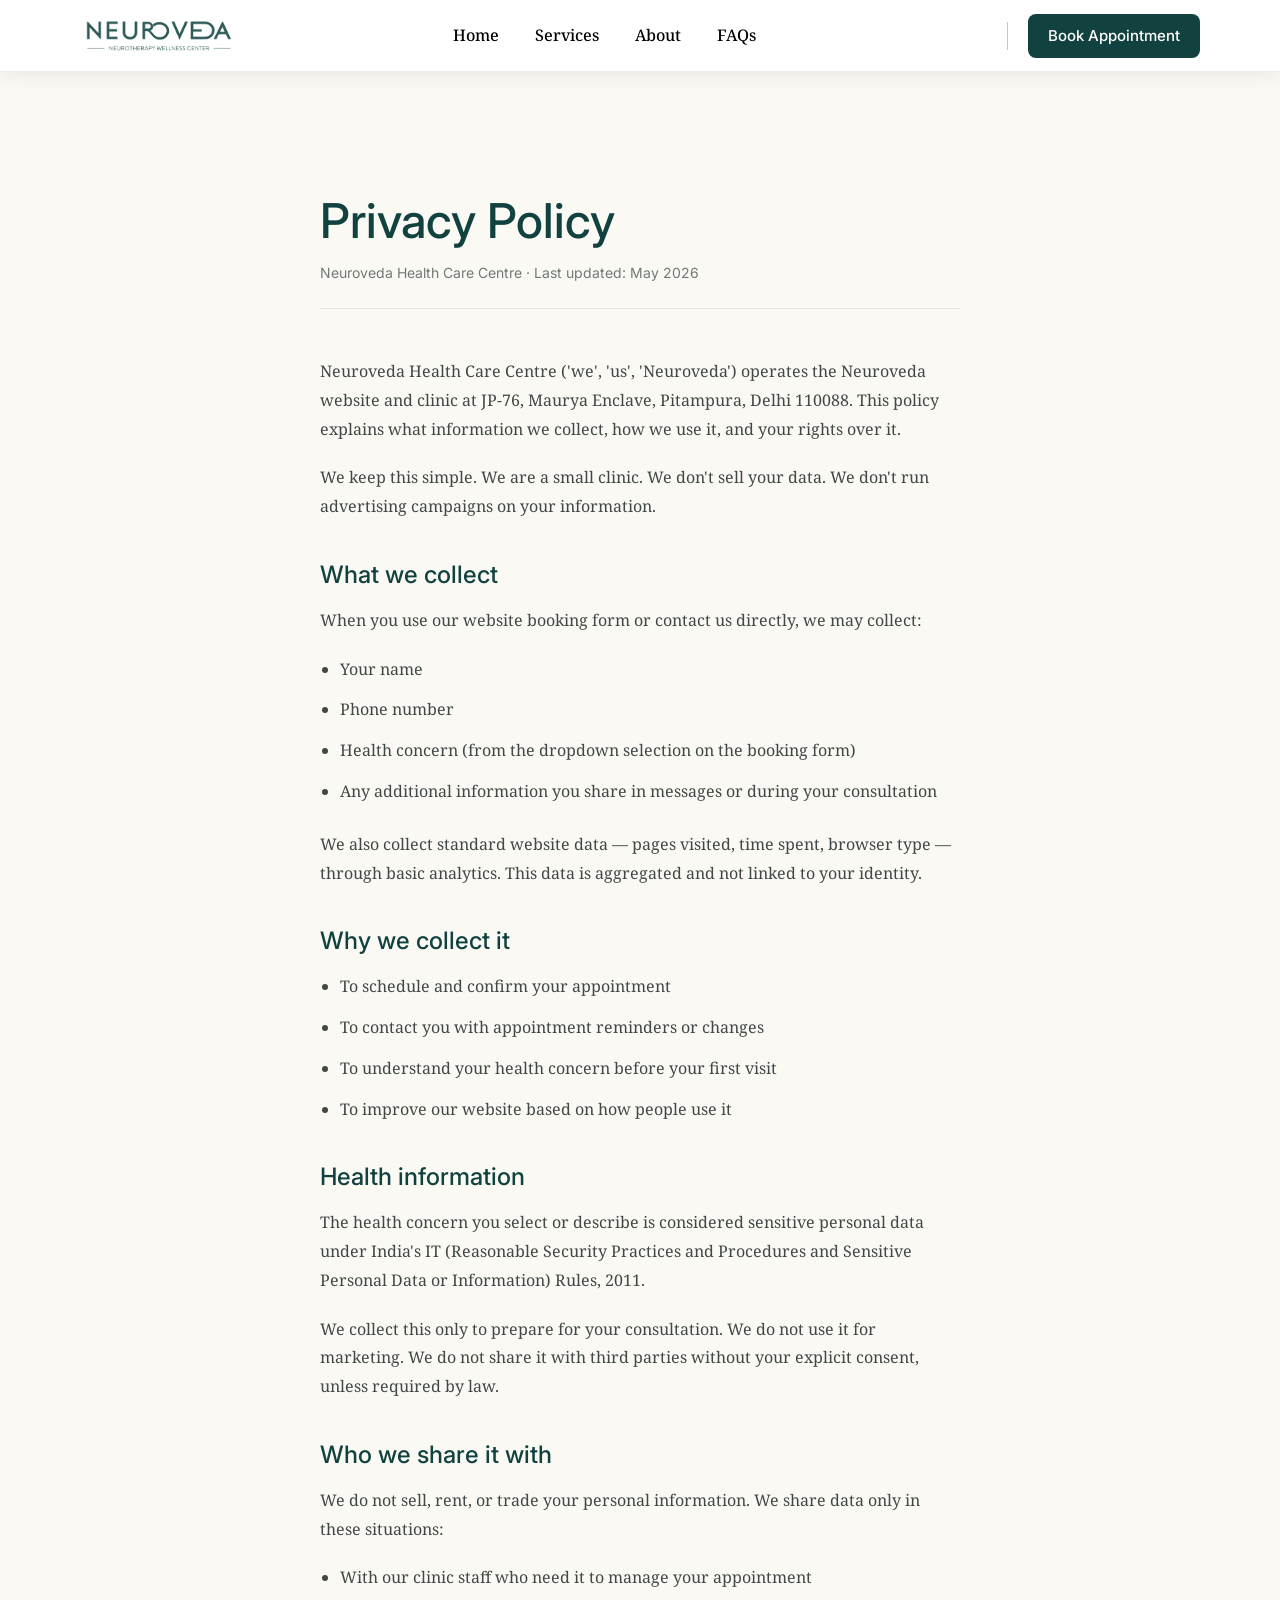
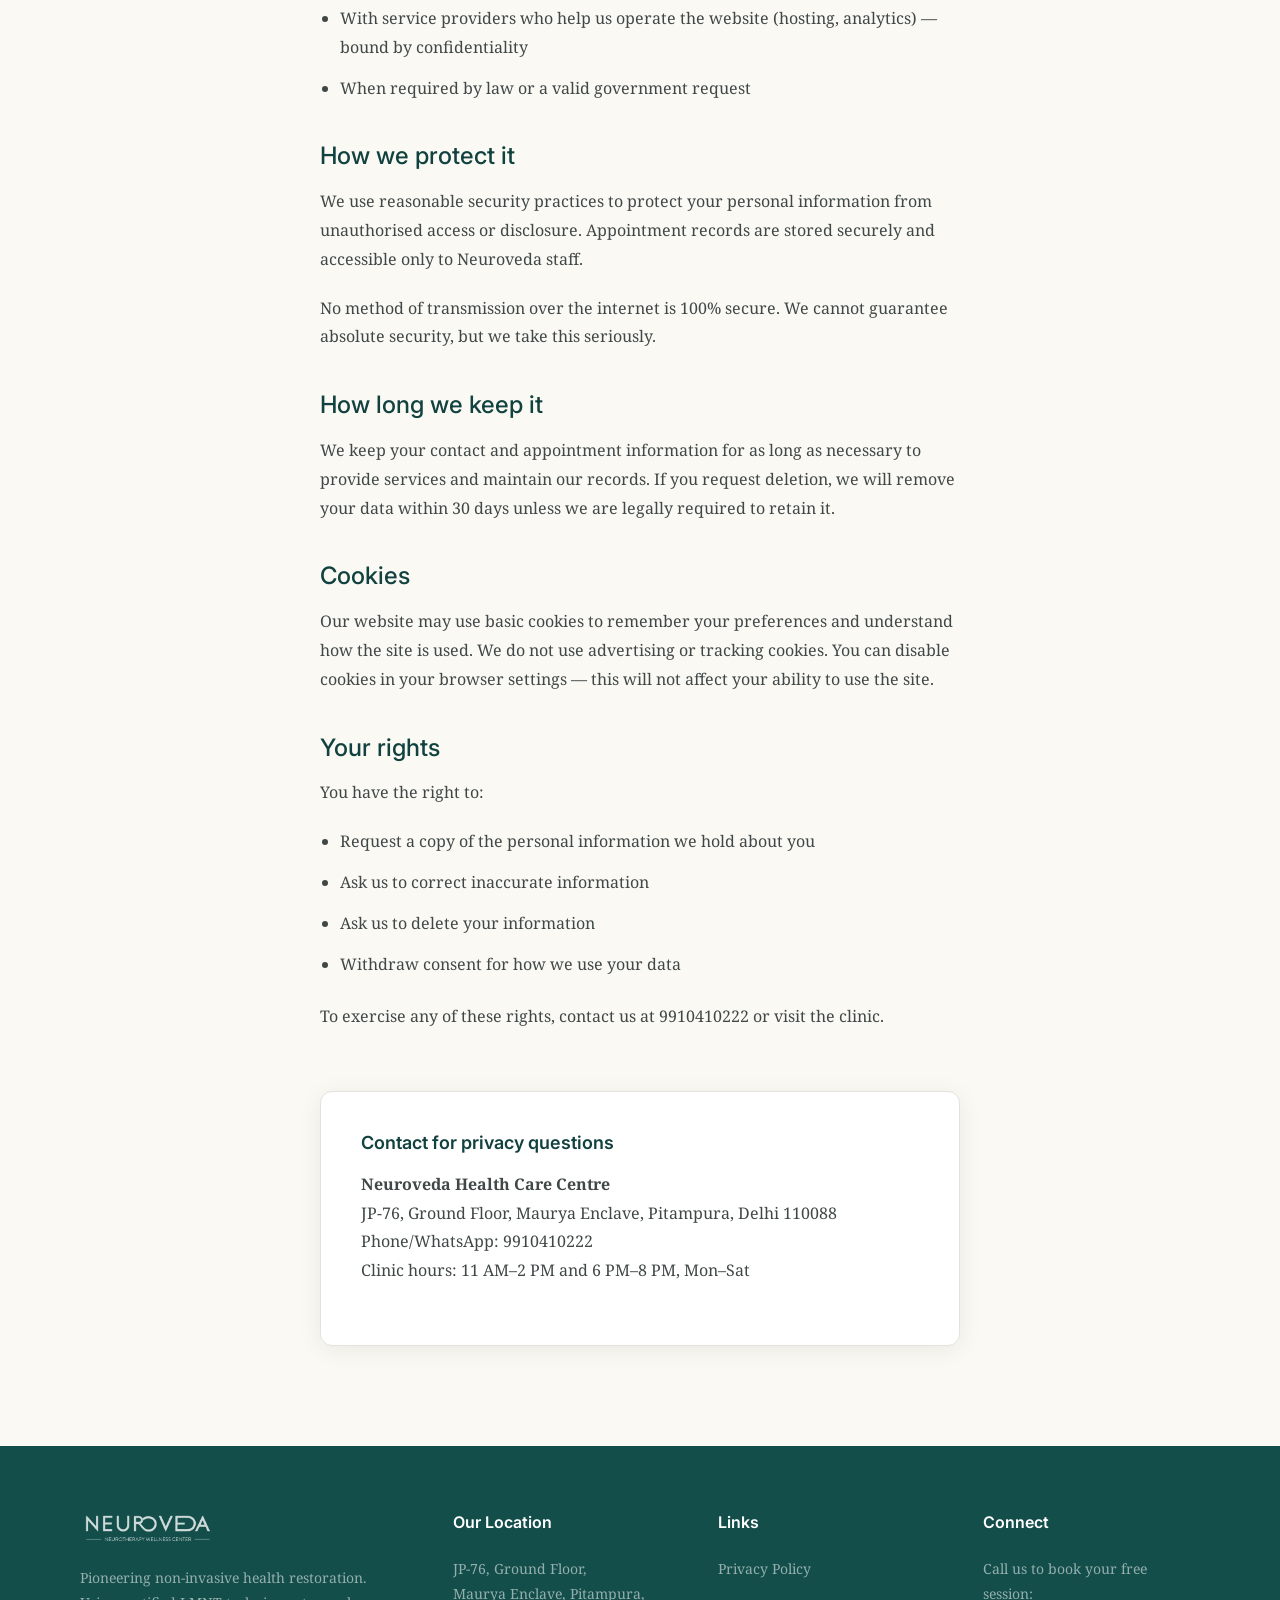
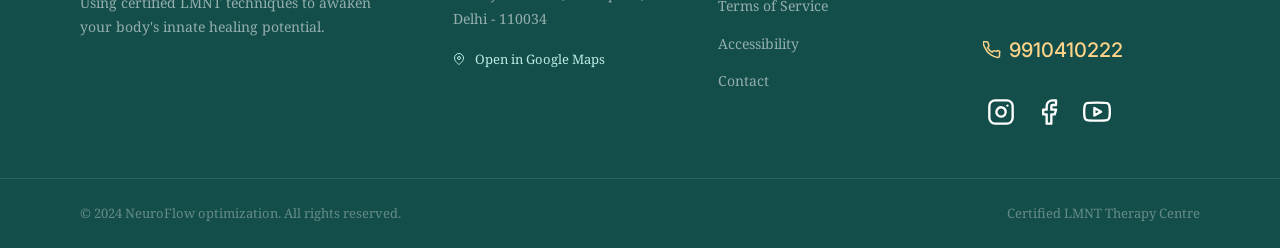
<file: privacy.html>
<!DOCTYPE html>
<html lang="en">

<head>
  <meta charset="UTF-8" />
  <meta name="viewport" content="width=device-width, initial-scale=1.0" />
  <title>Privacy Policy — Neuroveda Health Care Centre</title>
  <meta name="description"
    content="Neuroveda Health Care Centre Privacy Policy. Learn how we protect your data and respect your privacy." />
  <link rel="stylesheet" href="style.css" />
</head>

<body>

  <!-- ===================== NAVIGATION ===================== -->
  <nav class="nav" id="nav">
    <a class="nav__logo" href="index.html">
      <img src="images/logo.png" alt="Neuroveda" />
    </a>

    <ul class="nav__links">
      <li><a href="index.html">Home</a></li>
      <li><a href="services.html">Services</a></li>
      <li><a href="about.html">About</a></li>
      <li><a href="faqs.html">FAQs</a></li>
      <li><a href="contact.html" class="nav__book--mobile">Book Appointment</a></li>
    </ul>

    <div class="nav__right">
      <div class="nav__divider"></div>
      <a href="contact.html" class="nav__book">Book Appointment</a>
    </div>

    <div class="nav__toggle" id="navToggle" aria-label="Open menu">
      <span></span><span></span><span></span>
    </div>
  </nav>

  <!-- ===================== PRIVACY POLICY CONTENT ===================== -->
  <section class="legal-page">
    <div class="container container--narrow fade-up">
      <h1>Privacy Policy</h1>
      <div class="legal-meta">Neuroveda Health Care Centre &middot; Last updated: May 2026</div>

      <div class="legal-content">
        <p>Neuroveda Health Care Centre ('we', 'us', 'Neuroveda') operates the Neuroveda website and clinic at JP-76,
          Maurya Enclave, Pitampura, Delhi 110088. This policy explains what information we collect, how we use it, and
          your rights over it.</p>
        <p>We keep this simple. We are a small clinic. We don't sell your data. We don't run advertising campaigns on
          your information.</p>

        <h2>What we collect</h2>
        <p>When you use our website booking form or contact us directly, we may collect:</p>
        <ul>
          <li>Your name</li>
          <li>Phone number</li>
          <li>Health concern (from the dropdown selection on the booking form)</li>
          <li>Any additional information you share in messages or during your consultation</li>
        </ul>
        <p>We also collect standard website data — pages visited, time spent, browser type — through basic analytics.
          This data is aggregated and not linked to your identity.</p>

        <h2>Why we collect it</h2>
        <ul>
          <li>To schedule and confirm your appointment</li>
          <li>To contact you with appointment reminders or changes</li>
          <li>To understand your health concern before your first visit</li>
          <li>To improve our website based on how people use it</li>
        </ul>

        <h2>Health information</h2>
        <p>The health concern you select or describe is considered sensitive personal data under India's IT (Reasonable
          Security Practices and Procedures and Sensitive Personal Data or Information) Rules, 2011.</p>
        <p>We collect this only to prepare for your consultation. We do not use it for marketing. We do not share it
          with third parties without your explicit consent, unless required by law.</p>

        <h2>Who we share it with</h2>
        <p>We do not sell, rent, or trade your personal information. We share data only in these situations:</p>
        <ul>
          <li>With our clinic staff who need it to manage your appointment</li>
          <li>With service providers who help us operate the website (hosting, analytics) — bound by confidentiality
          </li>
          <li>When required by law or a valid government request</li>
        </ul>

        <h2>How we protect it</h2>
        <p>We use reasonable security practices to protect your personal information from unauthorised access or
          disclosure. Appointment records are stored securely and accessible only to Neuroveda staff.</p>
        <p>No method of transmission over the internet is 100% secure. We cannot guarantee absolute security, but we
          take this seriously.</p>

        <h2>How long we keep it</h2>
        <p>We keep your contact and appointment information for as long as necessary to provide services and maintain
          our records. If you request deletion, we will remove your data within 30 days unless we are legally required
          to retain it.</p>

        <h2>Cookies</h2>
        <p>Our website may use basic cookies to remember your preferences and understand how the site is used. We do not
          use advertising or tracking cookies. You can disable cookies in your browser settings — this will not affect
          your ability to use the site.</p>

        <h2>Your rights</h2>
        <p>You have the right to:</p>
        <ul>
          <li>Request a copy of the personal information we hold about you</li>
          <li>Ask us to correct inaccurate information</li>
          <li>Ask us to delete your information</li>
          <li>Withdraw consent for how we use your data</li>
        </ul>
        <p>To exercise any of these rights, contact us at 9910410222 or visit the clinic.</p>

        <div class="contact-box">
          <h3>Contact for privacy questions</h3>
          <p>
            <strong>Neuroveda Health Care Centre</strong><br>
            JP-76, Ground Floor, Maurya Enclave, Pitampura, Delhi 110088<br>
            Phone/WhatsApp: 9910410222<br>
            Clinic hours: 11 AM–2 PM and 6 PM–8 PM, Mon–Sat
          </p>
        </div>
      </div>
    </div>
  </section>

  <!-- ===================== FOOTER ===================== -->
  <footer class="footer">
    <div class="footer__grid">
      <div>
        <div class="footer__logo">
          <img src="images/logo.png" alt="Neuroveda" />
        </div>
        <p class="footer__desc">
          Pioneering non-invasive health restoration. Using certified LMNT techniques to awaken your body's innate
          healing potential.
        </p>
      </div>
      <div>
        <div class="footer__col-title">Our Location</div>
        <p class="footer__address">JP-76, Ground Floor,<br>Maurya Enclave, Pitampura,<br>Delhi - 110034</p>
        <a href="https://maps.google.com/?q=Neuroveda+Pitampura+Delhi" target="_blank" class="footer__map-link">
          <svg width="12" height="12" viewBox="0 0 24 24" fill="none" stroke="currentColor" stroke-width="2"
            style="margin-right: 4px;">
            <path d="M21 10c0 7-9 13-9 13s-9-6-9-13a9 9 0 0118 0z" />
            <circle cx="12" cy="10" r="3" />
          </svg>
          Open in Google Maps
        </a>
      </div>
      <div>
        <div class="footer__col-title">Links</div>
        <ul class="footer__links">
          <li><a href="privacy.html" class="active">Privacy Policy</a></li>
          <li><a href="terms.html">Terms of Service</a></li>
          <li><a href="accessibility.html">Accessibility</a></li>
          <li><a href="contact.html">Contact</a></li>
        </ul>
      </div>
      <div>
        <div class="footer__col-title">Connect</div>
        <p class="footer__address">Call us to book your free session:</p>
        <a href="tel:9910410222" class="footer__phone">
          <svg width="18" height="18" viewBox="0 0 24 24" fill="none" stroke="currentColor" stroke-width="2"
            stroke-linecap="round" stroke-linejoin="round">
            <path
              d="M22 16.92v3a2 2 0 0 1-2.18 2 19.79 19.79 0 0 1-8.63-3.07A19.5 19.5 0 0 1 3.07 9.81a19.79 19.79 0 0 1-3.07-8.66A2 2 0 0 1 2 1h3a2 2 0 0 1 2 1.72 12.84 12.84 0 0 0 .7 2.81 2 2 0 0 1-.45 2.11L6.09 8.91a16 16 0 0 0 6 6l1.27-1.27a2 2 0 0 1 2.11-.45 12.84 12.84 0 0 0 2.81.7A2 2 0 0 1 22 16z" />
          </svg>
          9910410222
        </a>
        <div class="footer__social">
          <a href="https://www.instagram.com/neuroveda.neurotherapy/" target="_blank" rel="noopener noreferrer"
            aria-label="Instagram">
            <svg width="28" height="28" viewBox="0 0 24 24" fill="none" stroke="currentColor" stroke-width="2"
              stroke-linecap="round" stroke-linejoin="round">
              <rect x="2" y="2" width="20" height="20" rx="5" ry="5"></rect>
              <path d="M16 11.37A4 4 0 1 1 12.63 8 4 4 0 0 1 16 11.37z"></path>
              <line x1="17.5" y1="6.5" x2="17.51" y2="6.5"></line>
            </svg>
          </a>
          <a href="https://www.facebook.com/neurovedawellness" target="_blank" rel="noopener noreferrer"
            aria-label="Facebook">
            <svg width="28" height="28" viewBox="0 0 24 24" fill="none" stroke="currentColor" stroke-width="2"
              stroke-linecap="round" stroke-linejoin="round">
              <path d="M18 2h-3a5 5 0 0 0-5 5v3H7v4h3v8h4v-8h3l1-4h-4V7a1 1 0 0 1 1-1h3z"></path>
            </svg>
          </a>
          <a href="https://www.youtube.com/@Neuroveda" target="_blank" rel="noopener noreferrer" aria-label="YouTube">
            <svg width="28" height="28" viewBox="0 0 24 24" fill="none" stroke="currentColor" stroke-width="2"
              stroke-linecap="round" stroke-linejoin="round">
              <path
                d="M22.54 6.42a2.78 2.78 0 0 0-1.94-2C18.88 4 12 4 12 4s-6.88 0-8.6.46a2.78 2.78 0 0 0-1.94 2A29 29 0 0 0 1 11.75a29 29 0 0 0 .46 5.33A2.78 2.78 0 0 0 3.4 19c1.72.46 8.6.46 8.6.46s6.88 0 8.6-.46a2.78 2.78 0 0 0 1.94-2 29 29 0 0 0 .46-5.25 29 29 0 0 0-.46-5.33z">
              </path>
              <polygon points="9.75 15.02 15.5 11.75 9.75 8.48 9.75 15.02"></polygon>
            </svg>
          </a>
        </div>
      </div>
    </div>
    <div class="footer__bottom">
      <span class="footer__copy">&copy; 2024 NeuroFlow optimization. All rights reserved.</span>
      <span class="footer__copy">Certified LMNT Therapy Centre</span>
    </div>
  </footer>

  <script src="script.js"></script>
</body>

</html>
</file>
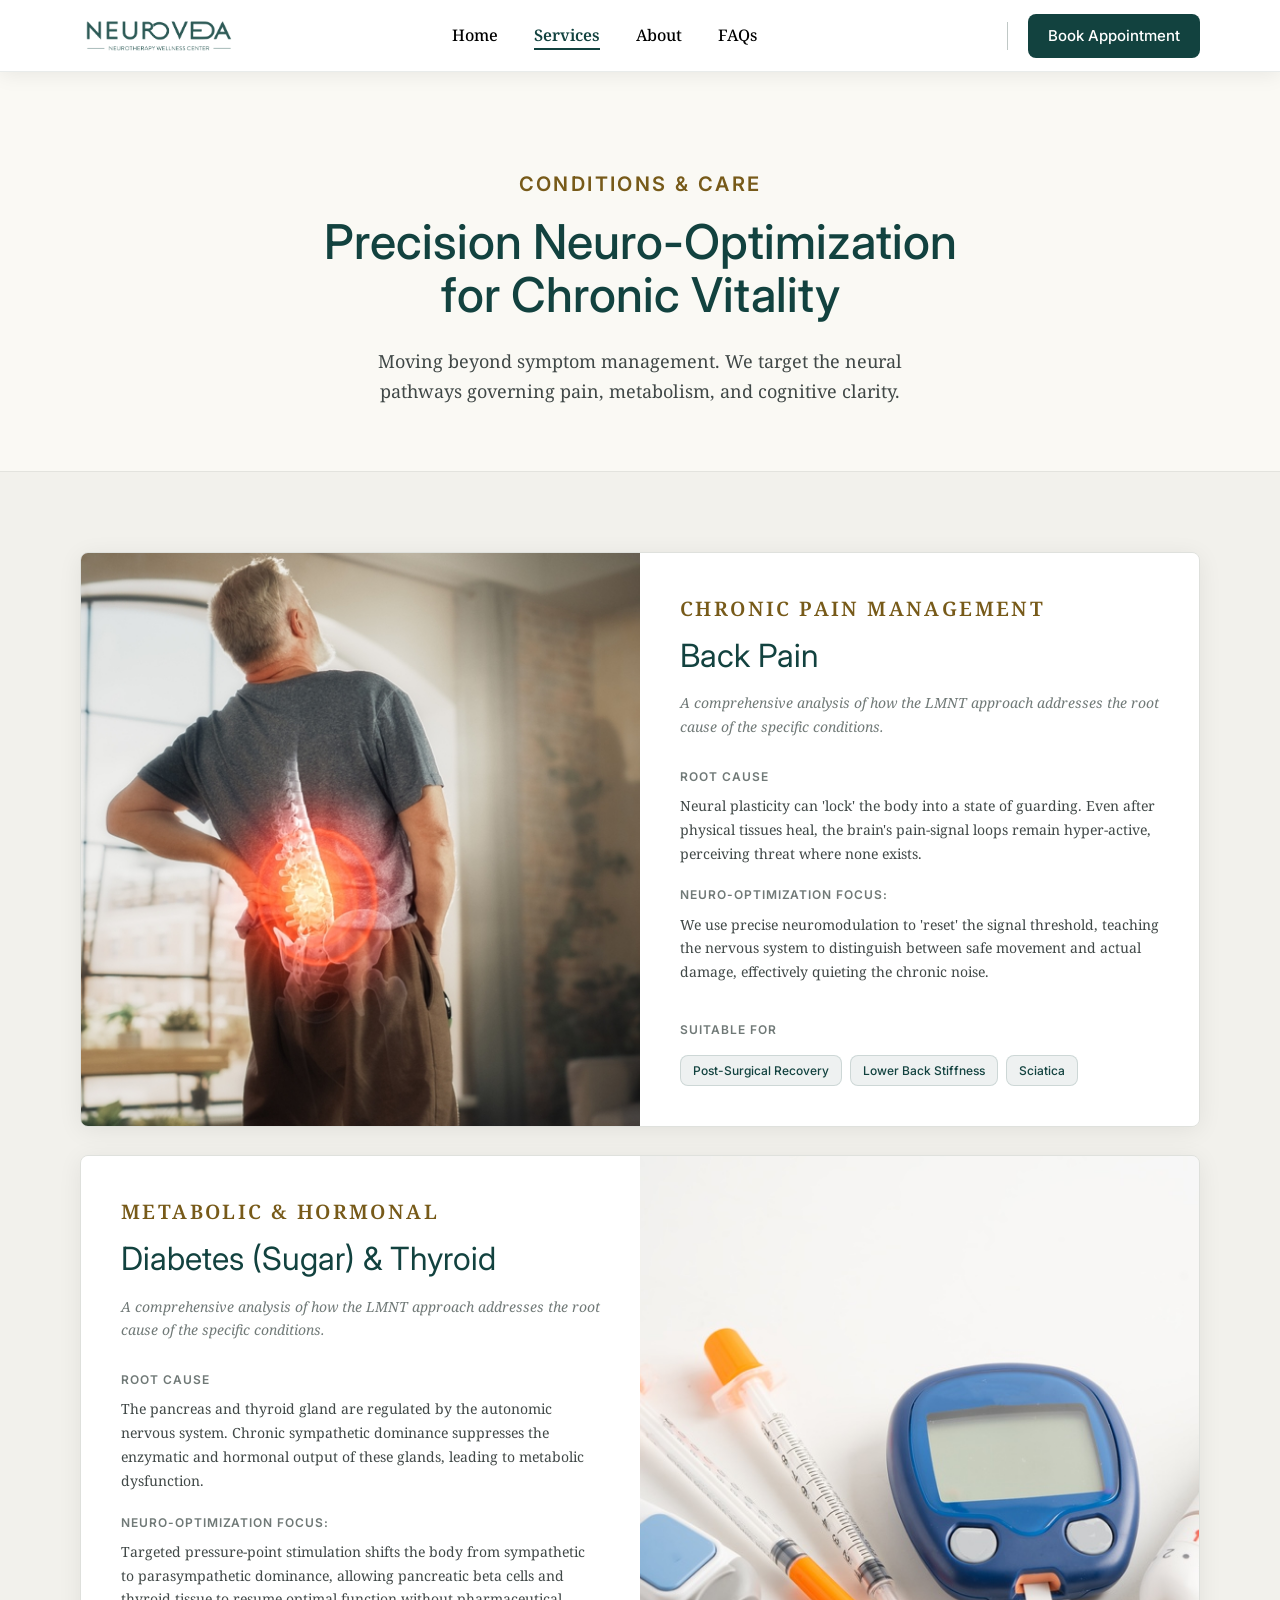
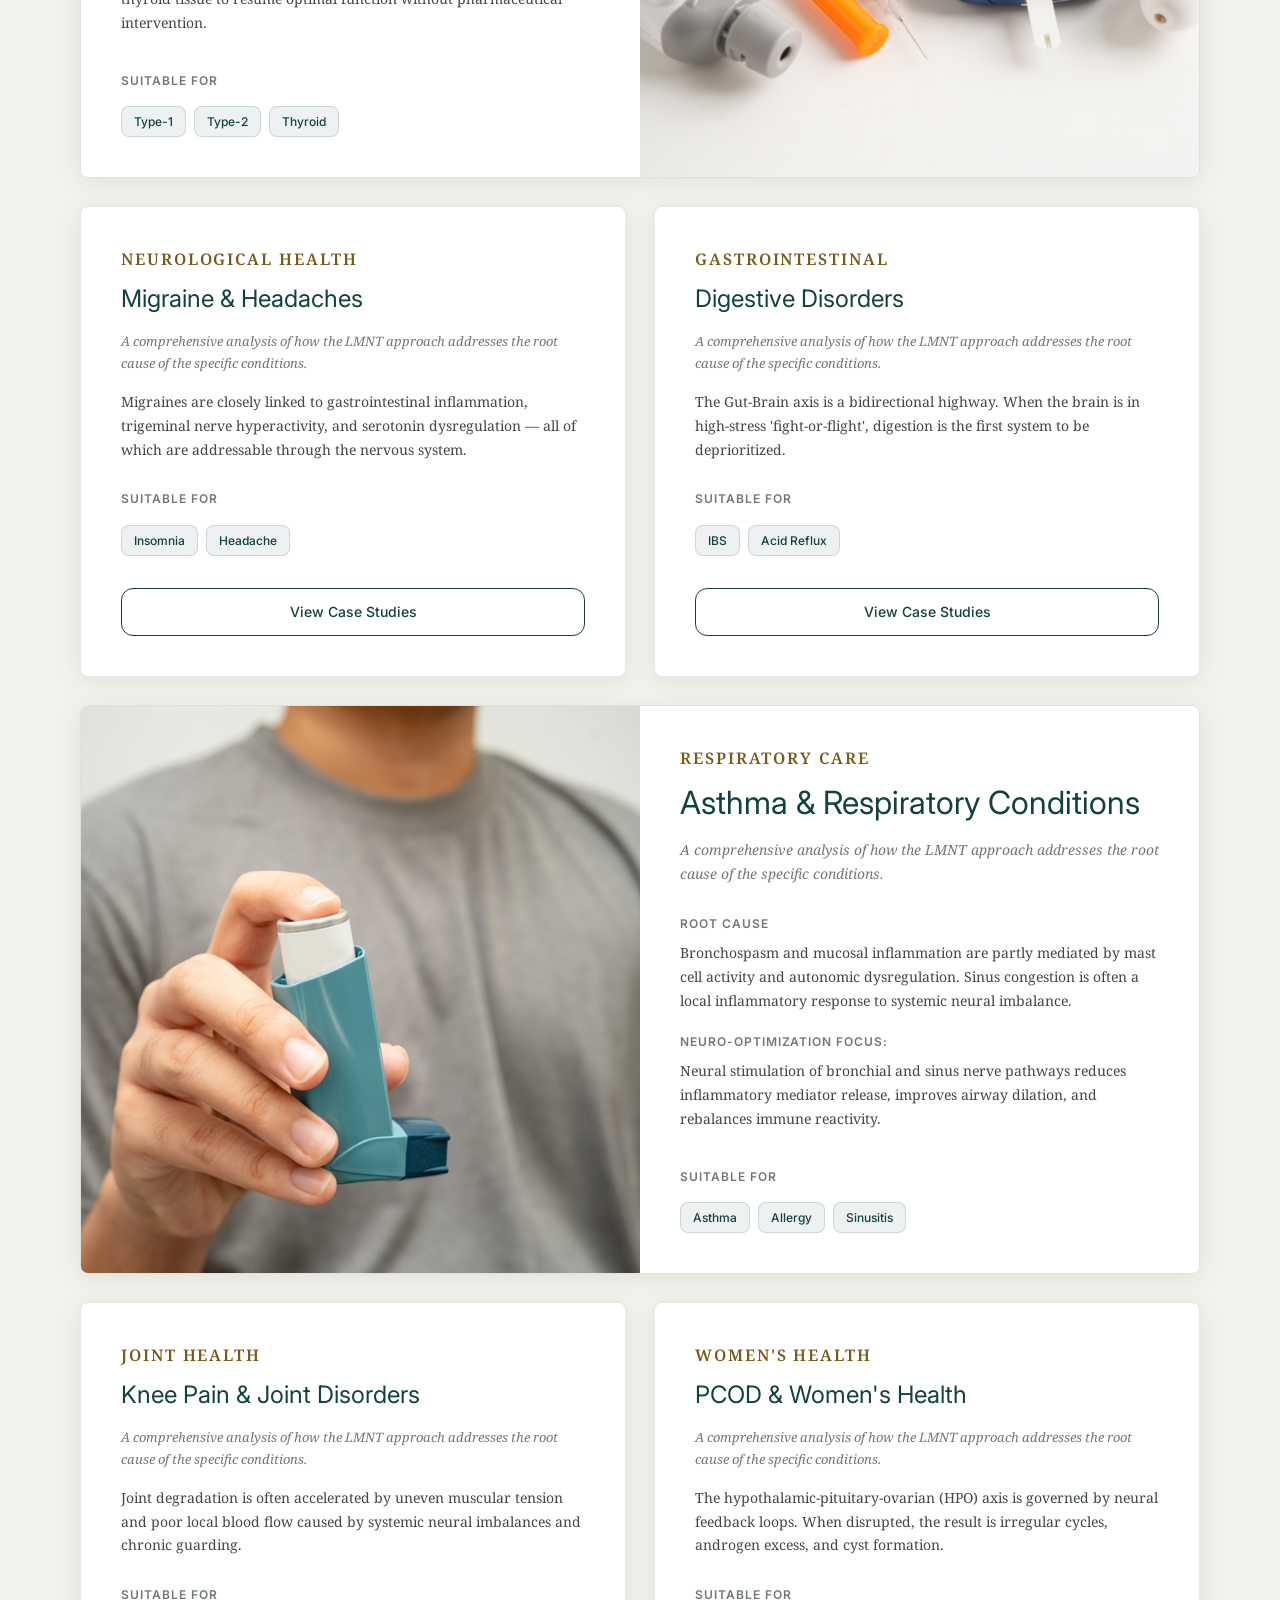
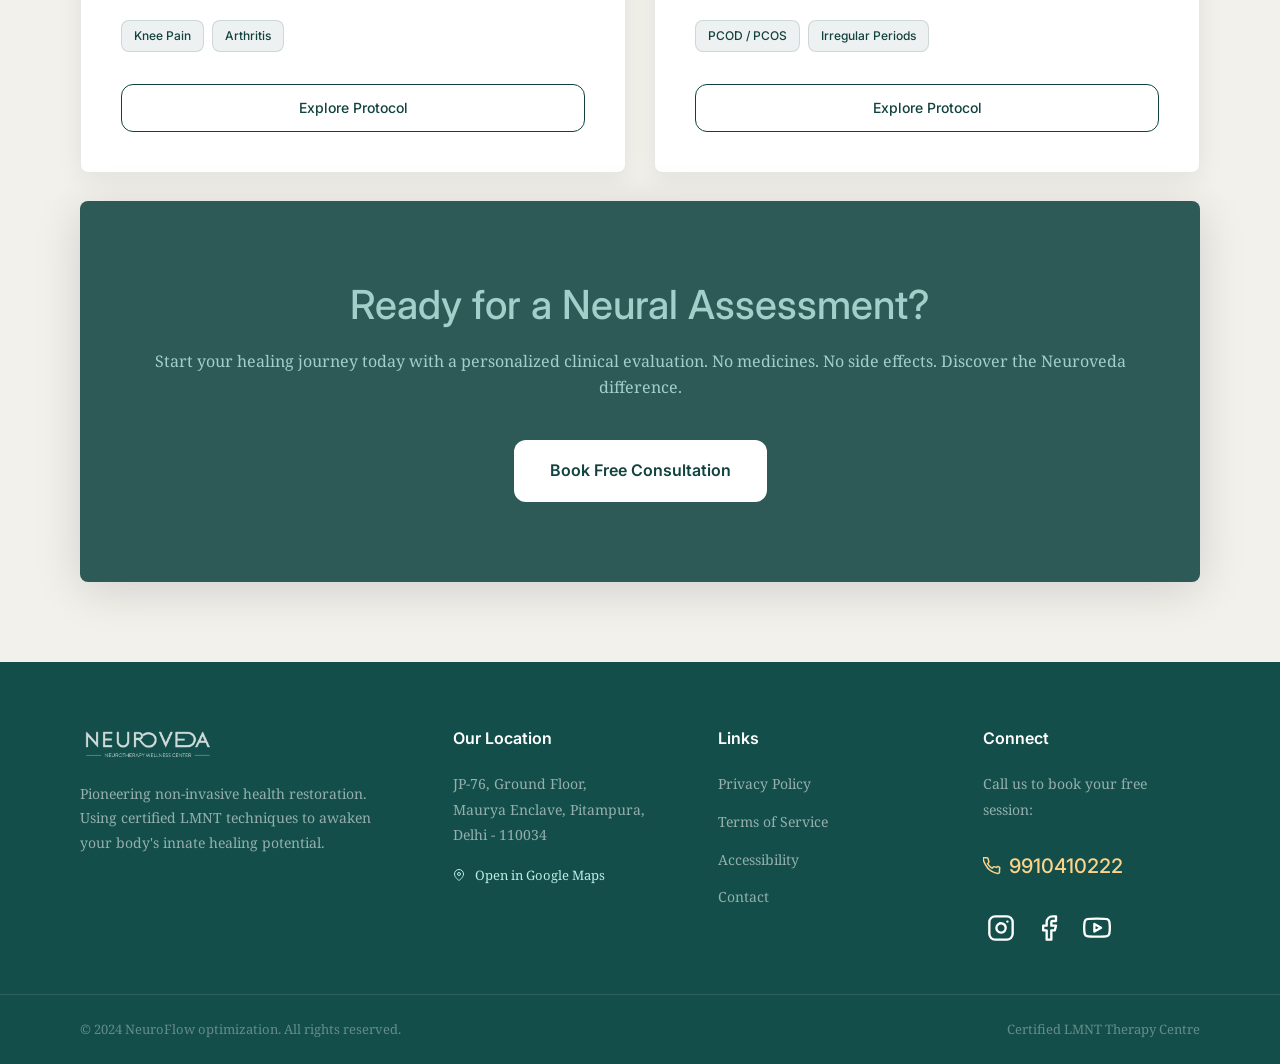
<file: services.html>
<!DOCTYPE html>
<html lang="en">

<head>
  <meta charset="UTF-8" />
  <meta name="viewport" content="width=device-width, initial-scale=1.0" />
  <title>Services — Neuroveda Neurotherapy, Pitampura</title>
  <meta name="description"
    content="Precision neuro-optimization for chronic pain, diabetes, PCOD, migraine, digestive disorders, and more. Neuroveda, Pitampura, Delhi." />
  <link rel="stylesheet" href="style.css" />
</head>

<body>

  <!-- NAVIGATION -->
  <nav class="nav" id="nav">
    <a class="nav__logo" href="index.html">
      <img src="images/logo.png" alt="Neuroveda" />
    </a>
    <ul class="nav__links">
      <li><a href="index.html">Home</a></li>
      <li><a href="services.html" class="active">Services</a></li>
      <li><a href="about.html">About</a></li>
      <li><a href="faqs.html">FAQs</a></li>
      <li><a href="contact.html" class="nav__book--mobile">Book Appointment</a></li>
    </ul>
    <div class="nav__right">
      <div class="nav__divider"></div>
      <a href="contact.html" class="nav__book">Book Appointment</a>
    </div>
    <div class="nav__toggle" id="navToggle" aria-label="Open menu">
      <span></span><span></span><span></span>
    </div>
  </nav>

  <!-- PAGE HERO -->
  <div class="services-hero">
    <div class="container fade-up">
      <div class="label"
        style="font-size: 20px;  background: transparent; border: none; letter-spacing: 0.12em; color: var(--gold-dark); font-weight: 600; margin-bottom: 16px; padding: 0; text-transform: uppercase;">
        Conditions & Care</div>
      <h1 class="page-hero__heading" style="font-size: 48px; margin-bottom: 24px; color: #12423F;">Precision
        Neuro-Optimization<br>for Chronic Vitality</h1>
      <p class="page-hero__body" style="margin: 0 auto;">
        Moving beyond symptom management. We target the neural pathways governing pain, metabolism, and cognitive
        clarity.
      </p>
    </div>
  </div>

  <!-- CONDITIONS SECTION -->
  <section style="background:var(--cream-off2); padding: 80px 0 0;">
    <div class="container">

      <!-- Condition 1: Back Pain -->
      <div class="condition-block fade-up" style="margin-bottom:28px;">
        <div class="condition-block__image">
          <img src="images/backpain.jpeg" alt="Back pain neurotherapy" />
        </div>
        <div class="condition-block__content">
          <div class="condition-block__cat"
            style="font-size: 20px; color: var(--gold-dark); border: none; padding-bottom: 0;">
            Chronic Pain Management</div>
          <h2 class="condition-block__heading">Back Pain</h2>
          <p class="condition-block__text" style="font-style: italic; color: var(--text-muted); margin-bottom: 28px;">A
            comprehensive analysis of how the LMNT approach addresses the root cause of the specific conditions.</p>
          <div class="condition-block__section-title">Root Cause</div>
          <p class="condition-block__text">Neural plasticity can 'lock' the body into a state of guarding. Even after
            physical tissues heal, the brain's pain-signal loops remain hyper-active, perceiving threat where none
            exists.</p>
          <div class="condition-block__section-title">Neuro-Optimization Focus:</div>
          <p class="condition-block__text">We use precise neuromodulation to 'reset' the signal threshold, teaching the
            nervous system to distinguish between safe movement and actual damage, effectively quieting the chronic
            noise.</p>
          <div class="condition-block__section-title" style="margin-top: 16px;">Suitable For</div>
          <div class="condition-block__tags">
            <span class="condition-block__tag">Post-Surgical Recovery</span>
            <span class="condition-block__tag">Lower Back Stiffness</span>
            <span class="condition-block__tag">Sciatica</span>
          </div>
        </div>
      </div>

      <!-- Condition 2: Diabetes & Thyroid -->
      <div class="condition-block fade-up" style="margin-bottom:28px;">
        <div class="condition-block__content">
          <div class="condition-block__cat"
            style="font-size:20px; color: var(--gold-dark); border: none; padding-bottom: 0;">Metabolic
            & Hormonal</div>
          <h2 class="condition-block__heading">Diabetes (Sugar) & Thyroid</h2>
          <p class="condition-block__text" style="font-style: italic; color: var(--text-muted); margin-bottom: 28px;">A
            comprehensive analysis of how the LMNT approach addresses the root cause of the specific conditions.</p>
          <div class="condition-block__section-title">Root Cause</div>
          <p class="condition-block__text">The pancreas and thyroid gland are regulated by the autonomic nervous system.
            Chronic sympathetic dominance suppresses the enzymatic and hormonal output of these glands, leading to
            metabolic dysfunction.</p>
          <div class="condition-block__section-title">Neuro-Optimization Focus:</div>
          <p class="condition-block__text">Targeted pressure-point stimulation shifts the body from sympathetic to
            parasympathetic dominance, allowing pancreatic beta cells and thyroid tissue to resume optimal function
            without pharmaceutical intervention.</p>
          <div class="condition-block__section-title" style="margin-top: 16px;">Suitable For</div>
          <div class="condition-block__tags">
            <span class="condition-block__tag">Type-1</span>
            <span class="condition-block__tag">Type-2</span>
            <span class="condition-block__tag">Thyroid</span>
          </div>
        </div>
        <div class="condition-block__image">
          <img src="images/sugar.jpeg" alt="Metabolic neurotherapy" />
        </div>
      </div>

      <!-- Conditions 3 & 4 (Grid) -->
      <div class="condition-grid-2 fade-up">
        <!-- Migraine -->
        <div class="condition-card">
          <div class="condition-block__cat"
            style="font-size: 16px; color: var(--gold-dark); border: none; padding-bottom: 0;">
            NEUROLOGICAL HEALTH</div>
          <h2 class="condition-block__heading" style="font-size: 24px;">Migraine & Headaches</h2>
          <p class="condition-block__text"
            style="font-style: italic; color: var(--text-muted); margin-bottom: 16px; font-size: 13px;">A comprehensive
            analysis of how the LMNT approach addresses the root cause of the specific conditions.</p>
          <p class="condition-block__text">Migraines are closely linked to gastrointestinal inflammation, trigeminal
            nerve hyperactivity, and serotonin dysregulation — all of which are addressable through the nervous system.
          </p>
          <div class="condition-block__section-title" style="margin-top: 8px;">Suitable For</div>
          <div class="condition-block__tags">
            <span class="condition-block__tag">Insomnia</span>
            <span class="condition-block__tag">Headache</span>
          </div>
          <a href="contact.html" class="btn btn-outline">View Case Studies</a>
        </div>
        <!-- Digestive -->
        <div class="condition-card">
          <div class="condition-block__cat"
            style="font-size:16px; color: var(--gold-dark); border: none; padding-bottom: 0;">
            GASTROINTESTINAL</div>
          <h2 class="condition-block__heading" style="font-size: 24px;">Digestive Disorders</h2>
          <p class="condition-block__text"
            style="font-style: italic; color: var(--text-muted); margin-bottom: 16px; font-size: 13px;">A comprehensive
            analysis of how the LMNT approach addresses the root cause of the specific conditions.</p>
          <p class="condition-block__text">The Gut-Brain axis is a bidirectional highway. When the brain is
            in high-stress 'fight-or-flight', digestion is the first system to be
            deprioritized.</p>
          <div class="condition-block__section-title" style="margin-top: 8px;">Suitable For</div>
          <div class="condition-block__tags">
            <span class="condition-block__tag">IBS</span>
            <span class="condition-block__tag">Acid Reflux</span>
          </div>
          <a href="contact.html" class="btn btn-outline">View Case Studies</a>
        </div>
      </div>

      <!-- Condition 5: Respiratory -->
      <div class="condition-block fade-up" style="margin-bottom:28px;">
        <div class="condition-block__image">
          <img src="images/asthma.jpeg" alt="Respiratory neurotherapy" />
        </div>
        <div class="condition-block__content">
          <div class="condition-block__cat" style="color: var(--gold-dark); border: none; padding-bottom: 0;">
            Respiratory Care</div>
          <h2 class="condition-block__heading">Asthma & Respiratory Conditions</h2>
          <p class="condition-block__text" style="font-style: italic; color: var(--text-muted); margin-bottom: 28px;">A
            comprehensive analysis of how the LMNT approach addresses the root cause of the specific conditions.</p>
          <div class="condition-block__section-title">Root Cause</div>
          <p class="condition-block__text">Bronchospasm and mucosal inflammation are partly mediated by mast cell
            activity and autonomic dysregulation. Sinus congestion is often a local inflammatory response to systemic
            neural imbalance.</p>
          <div class="condition-block__section-title">Neuro-Optimization Focus:</div>
          <p class="condition-block__text">Neural stimulation of bronchial and sinus nerve pathways reduces inflammatory
            mediator release, improves airway dilation, and rebalances immune reactivity.</p>
          <div class="condition-block__section-title" style="margin-top: 16px;">Suitable For</div>
          <div class="condition-block__tags">
            <span class="condition-block__tag">Asthma</span>
            <span class="condition-block__tag">Allergy</span>
            <span class="condition-block__tag">Sinusitis</span>
          </div>
        </div>
      </div>

      <!-- Conditions 6 & 7 (Grid) -->
      <div class="condition-grid-2 fade-up">
        <!-- Knee Pain -->
        <div class="condition-card">
          <div class="condition-block__cat" style="color: var(--gold-dark); border: none; padding-bottom: 0;">JOINT
            HEALTH</div>
          <h2 class="condition-block__heading" style="font-size: 24px;">Knee Pain & Joint Disorders</h2>
          <p class="condition-block__text"
            style="font-style: italic; color: var(--text-muted); margin-bottom: 16px; font-size: 13px;">A comprehensive
            analysis of how the LMNT approach addresses the root cause of the specific conditions.</p>
          <p class="condition-block__text">Joint degradation is often accelerated by uneven muscular tension and poor
            local blood flow caused by systemic neural imbalances and chronic guarding.</p>
          <div class="condition-block__section-title" style="margin-top: 8px;">Suitable For</div>
          <div class="condition-block__tags">
            <span class="condition-block__tag">Knee Pain</span>
            <span class="condition-block__tag">Arthritis</span>
          </div>
          <a href="https://tally.so/r/9qRvYQ" class="btn btn-outline">Explore Protocol</a>
        </div>
        <!-- PCOD -->
        <div class="condition-card">
          <div class="condition-block__cat" style="color: var(--gold-dark); border: none; padding-bottom: 0;">WOMEN's
            HEALTH</div>
          <h2 class="condition-block__heading" style="font-size: 24px;">PCOD & Women's Health</h2>
          <p class="condition-block__text"
            style="font-style: italic; color: var(--text-muted); margin-bottom: 16px; font-size: 13px;">A comprehensive
            analysis of how the LMNT approach addresses the root cause of the specific conditions.</p>
          <p class="condition-block__text">The hypothalamic-pituitary-ovarian (HPO) axis is governed by neural feedback
            loops. When disrupted, the result is irregular cycles, androgen excess, and cyst formation.</p>
          <div class="condition-block__section-title" style="margin-top: 8px;">Suitable For</div>
          <div class="condition-block__tags">
            <span class="condition-block__tag">PCOD / PCOS</span>
            <span class="condition-block__tag">Irregular Periods</span>
          </div>
          <a href="https://tally.so/r/9qRvYQ" class="btn btn-outline">Explore Protocol</a>
        </div>
      </div>

    </div>

    <!-- NEW CTA SECTION -->
    <div class="services-cta-wrap fade-up">
      <div class="services-cta-card">
        <h2>Ready for a Neural Assessment?</h2>
        <p>Start your healing journey today with a personalized clinical evaluation. No medicines. No side effects.
          Discover the Neuroveda difference.</p>
        <div class="btns">
          <a href="https://tally.so/r/9qRvYQ" class="btn btn-white btn-lg">Book Free Consultation</a>
        </div>
      </div>
    </div>
  </section>

  <!-- FOOTER -->
  <footer class="footer">
    <div class="footer__grid">
      <div>
        <div class="footer__logo">
          <img src="images/logo.png" alt="Neuroveda" />
        </div>
        <p class="footer__desc">
          Pioneering non-invasive health restoration. Using certified LMNT techniques to awaken your body's innate
          healing potential.
        </p>
      </div>
      <div>
        <div class="footer__col-title">Our Location</div>
        <p class="footer__address">JP-76, Ground Floor,<br>Maurya Enclave, Pitampura,<br>Delhi - 110034</p>
        <a href="https://maps.google.com/?q=Neuroveda+Pitampura+Delhi" target="_blank" class="footer__map-link">
          <svg width="12" height="12" viewBox="0 0 24 24" fill="none" stroke="currentColor" stroke-width="2"
            style="margin-right: 4px;">
            <path d="M21 10c0 7-9 13-9 13s-9-6-9-13a9 9 0 0118 0z" />
            <circle cx="12" cy="10" r="3" />
          </svg>
          Open in Google Maps
        </a>
      </div>
      <div>
        <div class="footer__col-title">Links</div>
        <ul class="footer__links">
          <li><a href="privacy.html">Privacy Policy</a></li>
          <li><a href="terms.html">Terms of Service</a></li>
          <li><a href="accessibility.html">Accessibility</a></li>
          <li><a href="contact.html">Contact</a></li>
        </ul>
      </div>
      <div>
        <div class="footer__col-title">Connect</div>
        <p class="footer__address">Call us to book your free session:</p>
        <a href="tel:9910410222" class="footer__phone">
          <svg width="18" height="18" viewBox="0 0 24 24" fill="none" stroke="currentColor" stroke-width="2"
            stroke-linecap="round" stroke-linejoin="round">
            <path
              d="M22 16.92v3a2 2 0 0 1-2.18 2 19.79 19.79 0 0 1-8.63-3.07A19.5 19.5 0 0 1 3.07 9.81a19.79 19.79 0 0 1-3.07-8.66A2 2 0 0 1 2 1h3a2 2 0 0 1 2 1.72 12.84 12.84 0 0 0 .7 2.81 2 2 0 0 1-.45 2.11L6.09 8.91a16 16 0 0 0 6 6l1.27-1.27a2 2 0 0 1 2.11-.45 12.84 12.84 0 0 0 2.81.7A2 2 0 0 1 22 16z" />
          </svg>
          9910410222
        </a>
        <div class="footer__social">
          <a href="https://www.instagram.com/neuroveda.neurotherapy/" target="_blank" rel="noopener noreferrer"
            aria-label="Instagram">
            <svg width="28" height="28" viewBox="0 0 24 24" fill="none" stroke="currentColor" stroke-width="2"
              stroke-linecap="round" stroke-linejoin="round">
              <rect x="2" y="2" width="20" height="20" rx="5" ry="5"></rect>
              <path d="M16 11.37A4 4 0 1 1 12.63 8 4 4 0 0 1 16 11.37z"></path>
              <line x1="17.5" y1="6.5" x2="17.51" y2="6.5"></line>
            </svg>
          </a>
          <a href="https://www.facebook.com/neurovedawellness" target="_blank" rel="noopener noreferrer"
            aria-label="Facebook">
            <svg width="28" height="28" viewBox="0 0 24 24" fill="none" stroke="currentColor" stroke-width="2"
              stroke-linecap="round" stroke-linejoin="round">
              <path d="M18 2h-3a5 5 0 0 0-5 5v3H7v4h3v8h4v-8h3l1-4h-4V7a1 1 0 0 1 1-1h3z"></path>
            </svg>
          </a>
          <a href="https://www.youtube.com/@Neuroveda" target="_blank" rel="noopener noreferrer" aria-label="YouTube">
            <svg width="28" height="28" viewBox="0 0 24 24" fill="none" stroke="currentColor" stroke-width="2"
              stroke-linecap="round" stroke-linejoin="round">
              <path
                d="M22.54 6.42a2.78 2.78 0 0 0-1.94-2C18.88 4 12 4 12 4s-6.88 0-8.6.46a2.78 2.78 0 0 0-1.94 2A29 29 0 0 0 1 11.75a29 29 0 0 0 .46 5.33A2.78 2.78 0 0 0 3.4 19c1.72.46 8.6.46 8.6.46s6.88 0 8.6-.46a2.78 2.78 0 0 0 1.94-2 29 29 0 0 0 .46-5.25 29 29 0 0 0-.46-5.33z">
              </path>
              <polygon points="9.75 15.02 15.5 11.75 9.75 8.48 9.75 15.02"></polygon>
            </svg>
          </a>
        </div>
      </div>
    </div>
    <div class="footer__bottom">
      <span class="footer__copy">© 2024 NeuroFlow optimization. All rights reserved.</span>
      <span class="footer__copy">Certified LMNT Therapy Centre</span>
    </div>
  </footer>

  <script src="script.js"></script>
</body>

</html>
</file>
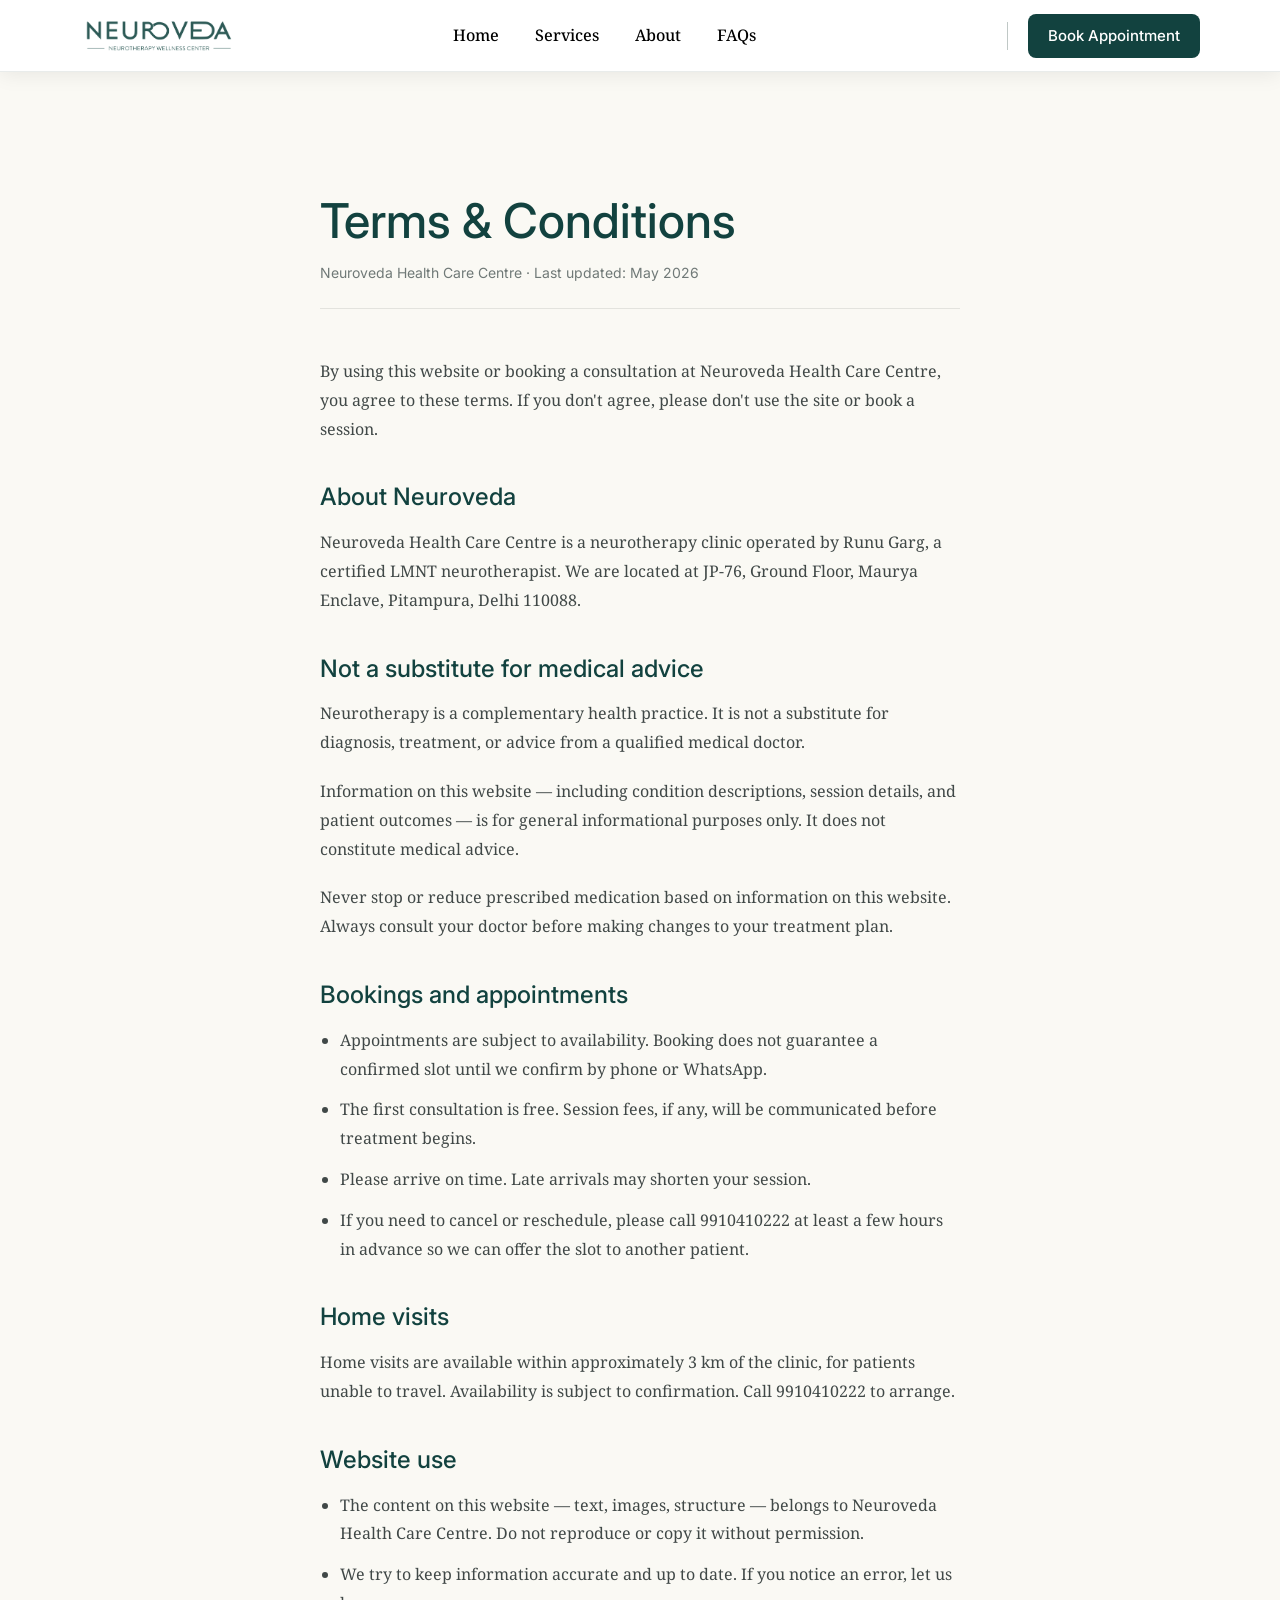
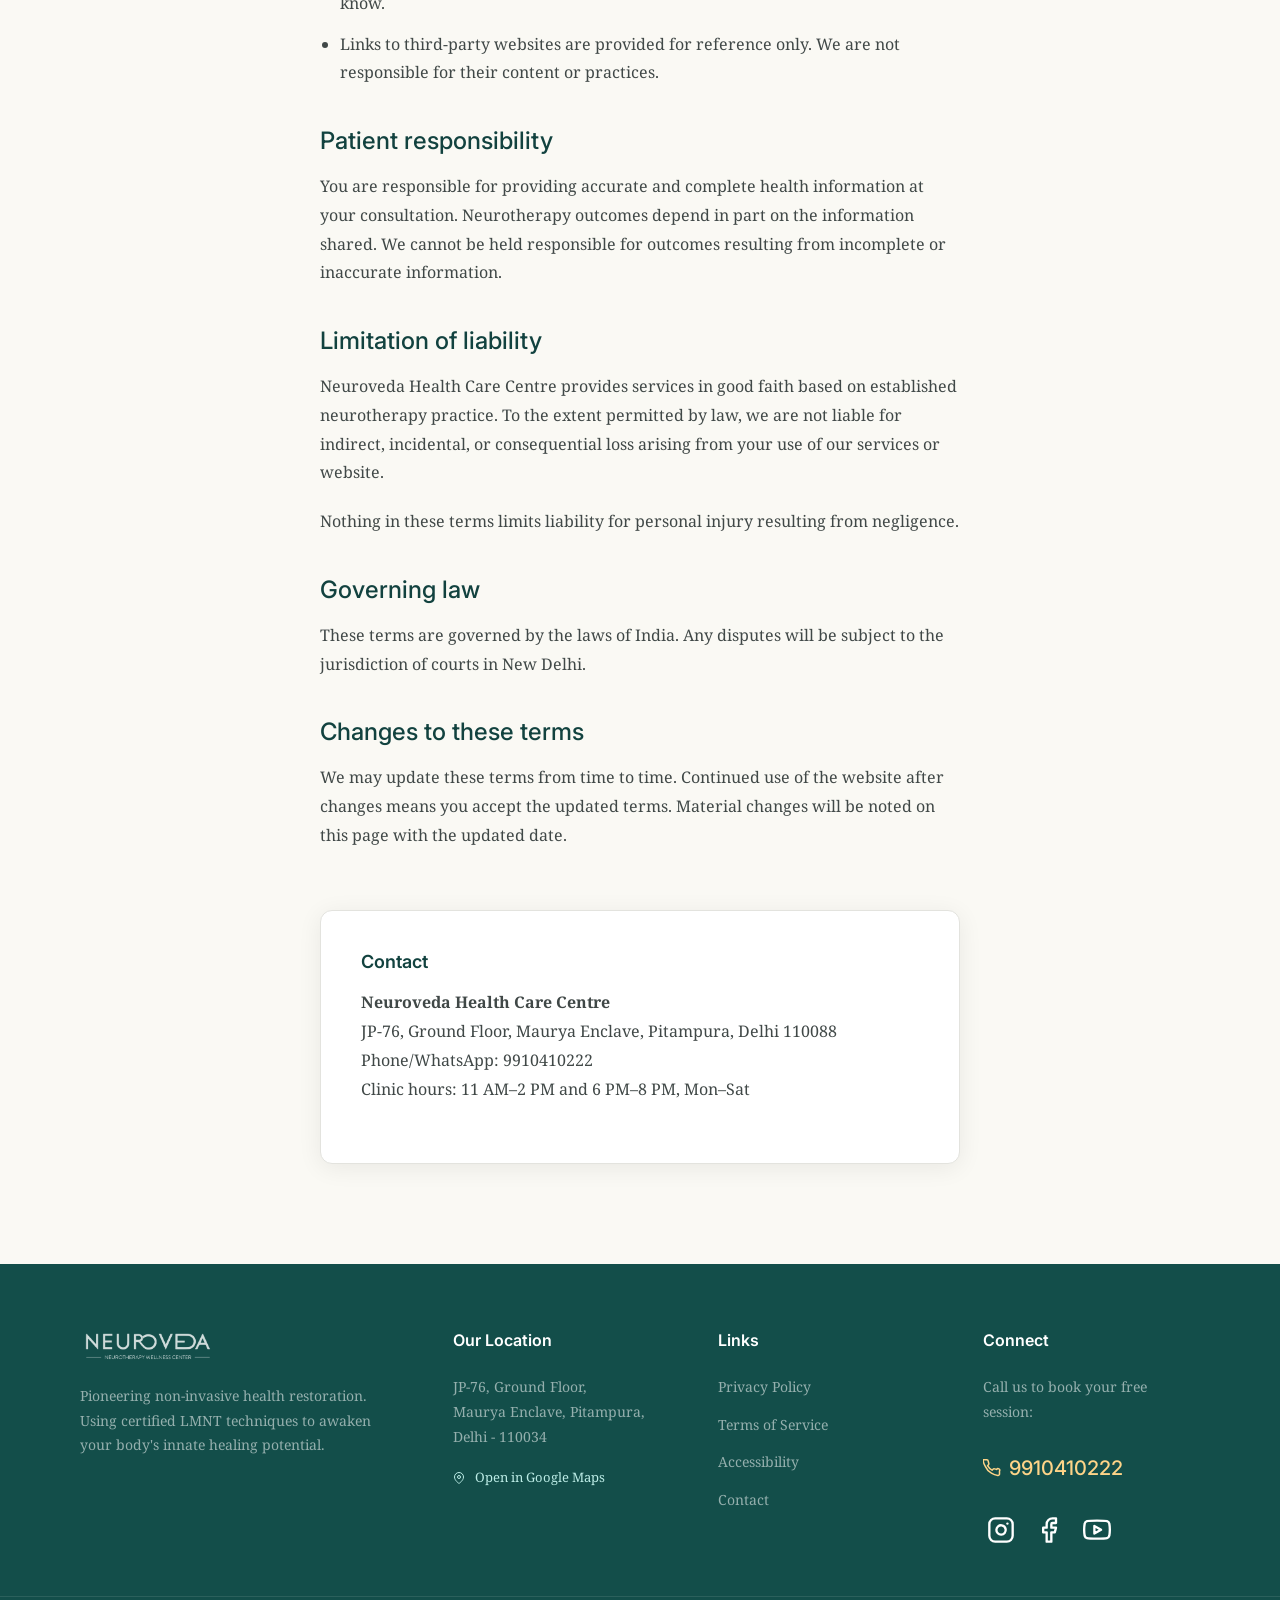
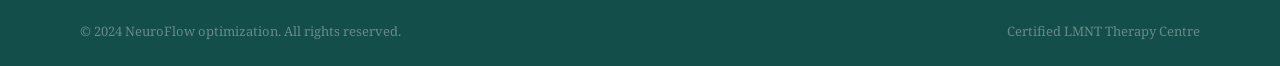
<file: terms.html>
<!DOCTYPE html>
<html lang="en">

<head>
  <meta charset="UTF-8" />
  <meta name="viewport" content="width=device-width, initial-scale=1.0" />
  <title>Terms & Conditions — Neuroveda Health Care Centre</title>
  <meta name="description"
    content="Neuroveda Health Care Centre Terms and Conditions. Please read our terms before using our services or website." />
  <link rel="stylesheet" href="style.css" />
</head>

<body>

  <!-- ===================== NAVIGATION ===================== -->
  <nav class="nav" id="nav">
    <a class="nav__logo" href="index.html">
      <img src="images/logo.png" alt="Neuroveda" />
    </a>

    <ul class="nav__links">
      <li><a href="index.html">Home</a></li>
      <li><a href="services.html">Services</a></li>
      <li><a href="about.html">About</a></li>
      <li><a href="faqs.html">FAQs</a></li>
      <li><a href="contact.html" class="nav__book--mobile">Book Appointment</a></li>
    </ul>

    <div class="nav__right">
      <div class="nav__divider"></div>
      <a href="contact.html" class="nav__book">Book Appointment</a>
    </div>

    <div class="nav__toggle" id="navToggle" aria-label="Open menu">
      <span></span><span></span><span></span>
    </div>
  </nav>

  <!-- ===================== TERMS AND CONDITIONS CONTENT ===================== -->
  <section class="legal-page">
    <div class="container container--narrow fade-up">
      <h1>Terms & Conditions</h1>
      <div class="legal-meta">Neuroveda Health Care Centre &middot; Last updated: May 2026</div>

      <div class="legal-content">
        <p>By using this website or booking a consultation at Neuroveda Health Care Centre, you agree to these terms. If
          you don't agree, please don't use the site or book a session.</p>

        <h2>About Neuroveda</h2>
        <p>Neuroveda Health Care Centre is a neurotherapy clinic operated by Runu Garg, a certified LMNT neurotherapist.
          We are located at JP-76, Ground Floor, Maurya Enclave, Pitampura, Delhi 110088.</p>

        <h2>Not a substitute for medical advice</h2>
        <p>Neurotherapy is a complementary health practice. It is not a substitute for diagnosis, treatment, or advice
          from a qualified medical doctor.</p>
        <p>Information on this website — including condition descriptions, session details, and patient outcomes — is
          for general informational purposes only. It does not constitute medical advice.</p>
        <p>Never stop or reduce prescribed medication based on information on this website. Always consult your doctor
          before making changes to your treatment plan.</p>

        <h2>Bookings and appointments</h2>
        <ul>
          <li>Appointments are subject to availability. Booking does not guarantee a confirmed slot until we confirm by
            phone or WhatsApp.</li>
          <li>The first consultation is free. Session fees, if any, will be communicated before treatment begins.</li>
          <li>Please arrive on time. Late arrivals may shorten your session.</li>
          <li>If you need to cancel or reschedule, please call 9910410222 at least a few hours in advance so we can
            offer the slot to another patient.</li>
        </ul>

        <h2>Home visits</h2>
        <p>Home visits are available within approximately 3 km of the clinic, for patients unable to travel.
          Availability is subject to confirmation. Call 9910410222 to arrange.</p>

        <h2>Website use</h2>
        <ul>
          <li>The content on this website — text, images, structure — belongs to Neuroveda Health Care Centre. Do not
            reproduce or copy it without permission.</li>
          <li>We try to keep information accurate and up to date. If you notice an error, let us know.</li>
          <li>Links to third-party websites are provided for reference only. We are not responsible for their content or
            practices.</li>
        </ul>

        <h2>Patient responsibility</h2>
        <p>You are responsible for providing accurate and complete health information at your consultation.
          Neurotherapy outcomes depend in part on the information shared. We cannot be held responsible for outcomes
          resulting from incomplete or inaccurate information.</p>

        <h2>Limitation of liability</h2>
        <p>Neuroveda Health Care Centre provides services in good faith based on established neurotherapy practice. To
          the extent permitted by law, we are not liable for indirect, incidental, or consequential loss arising from
          your use of our services or website.</p>
        <p>Nothing in these terms limits liability for personal injury resulting from negligence.</p>

        <h2>Governing law</h2>
        <p>These terms are governed by the laws of India. Any disputes will be subject to the jurisdiction of courts in
          New Delhi.</p>

        <h2>Changes to these terms</h2>
        <p>We may update these terms from time to time. Continued use of the website after changes means you accept the
          updated terms. Material changes will be noted on this page with the updated date.</p>

        <div class="contact-box">
          <h3>Contact</h3>
          <p>
            <strong>Neuroveda Health Care Centre</strong><br>
            JP-76, Ground Floor, Maurya Enclave, Pitampura, Delhi 110088<br>
            Phone/WhatsApp: 9910410222<br>
            Clinic hours: 11 AM–2 PM and 6 PM–8 PM, Mon–Sat
          </p>
        </div>
      </div>
    </div>
  </section>

  <!-- ===================== FOOTER ===================== -->
  <footer class="footer">
    <div class="footer__grid">
      <div>
        <div class="footer__logo">
          <img src="images/logo.png" alt="Neuroveda" />
        </div>
        <p class="footer__desc">
          Pioneering non-invasive health restoration. Using certified LMNT techniques to awaken your body's innate
          healing potential.
        </p>
      </div>
      <div>
        <div class="footer__col-title">Our Location</div>
        <p class="footer__address">JP-76, Ground Floor,<br>Maurya Enclave, Pitampura,<br>Delhi - 110034</p>
        <a href="https://maps.google.com/?q=Neuroveda+Pitampura+Delhi" target="_blank" class="footer__map-link">
          <svg width="12" height="12" viewBox="0 0 24 24" fill="none" stroke="currentColor" stroke-width="2"
            style="margin-right: 4px;">
            <path d="M21 10c0 7-9 13-9 13s-9-6-9-13a9 9 0 0118 0z" />
            <circle cx="12" cy="10" r="3" />
          </svg>
          Open in Google Maps
        </a>
      </div>
      <div>
        <div class="footer__col-title">Links</div>
        <ul class="footer__links">
          <li><a href="privacy.html">Privacy Policy</a></li>
          <li><a href="terms.html" class="active">Terms of Service</a></li>
          <li><a href="accessibility.html">Accessibility</a></li>
          <li><a href="contact.html">Contact</a></li>
        </ul>
      </div>
      <div>
        <div class="footer__col-title">Connect</div>
        <p class="footer__address">Call us to book your free session:</p>
        <a href="tel:9910410222" class="footer__phone">
          <svg width="18" height="18" viewBox="0 0 24 24" fill="none" stroke="currentColor" stroke-width="2"
            stroke-linecap="round" stroke-linejoin="round">
            <path
              d="M22 16.92v3a2 2 0 0 1-2.18 2 19.79 19.79 0 0 1-8.63-3.07A19.5 19.5 0 0 1 3.07 9.81a19.79 19.79 0 0 1-3.07-8.66A2 2 0 0 1 2 1h3a2 2 0 0 1 2 1.72 12.84 12.84 0 0 0 .7 2.81 2 2 0 0 1-.45 2.11L6.09 8.91a16 16 0 0 0 6 6l1.27-1.27a2 2 0 0 1 2.11-.45 12.84 12.84 0 0 0 2.81.7A2 2 0 0 1 22 16z" />
          </svg>
          9910410222
        </a>
        <div class="footer__social">
          <a href="https://www.instagram.com/neuroveda.neurotherapy/" target="_blank" rel="noopener noreferrer"
            aria-label="Instagram">
            <svg width="28" height="28" viewBox="0 0 24 24" fill="none" stroke="currentColor" stroke-width="2"
              stroke-linecap="round" stroke-linejoin="round">
              <rect x="2" y="2" width="20" height="20" rx="5" ry="5"></rect>
              <path d="M16 11.37A4 4 0 1 1 12.63 8 4 4 0 0 1 16 11.37z"></path>
              <line x1="17.5" y1="6.5" x2="17.51" y2="6.5"></line>
            </svg>
          </a>
          <a href="https://www.facebook.com/neurovedawellness" target="_blank" rel="noopener noreferrer"
            aria-label="Facebook">
            <svg width="28" height="28" viewBox="0 0 24 24" fill="none" stroke="currentColor" stroke-width="2"
              stroke-linecap="round" stroke-linejoin="round">
              <path d="M18 2h-3a5 5 0 0 0-5 5v3H7v4h3v8h4v-8h3l1-4h-4V7a1 1 0 0 1 1-1h3z"></path>
            </svg>
          </a>
          <a href="https://www.youtube.com/@Neuroveda" target="_blank" rel="noopener noreferrer" aria-label="YouTube">
            <svg width="28" height="28" viewBox="0 0 24 24" fill="none" stroke="currentColor" stroke-width="2"
              stroke-linecap="round" stroke-linejoin="round">
              <path
                d="M22.54 6.42a2.78 2.78 0 0 0-1.94-2C18.88 4 12 4 12 4s-6.88 0-8.6.46a2.78 2.78 0 0 0-1.94 2A29 29 0 0 0 1 11.75a29 29 0 0 0 .46 5.33A2.78 2.78 0 0 0 3.4 19c1.72.46 8.6.46 8.6.46s6.88 0 8.6-.46a2.78 2.78 0 0 0 1.94-2 29 29 0 0 0 .46-5.25 29 29 0 0 0-.46-5.33z">
              </path>
              <polygon points="9.75 15.02 15.5 11.75 9.75 8.48 9.75 15.02"></polygon>
            </svg>
          </a>
        </div>
      </div>
    </div>
    <div class="footer__bottom">
      <span class="footer__copy">&copy; 2024 NeuroFlow optimization. All rights reserved.</span>
      <span class="footer__copy">Certified LMNT Therapy Centre</span>
    </div>
  </footer>

  <script src="script.js"></script>
</body>

</html>
</file>
<file: style.css>
/* ============================================
   NEUROVEDA — Global Stylesheet
   Fonts: Noto Serif + Inter
   Colors: exact Figma tokens
   ============================================ */

@import url('https://fonts.googleapis.com/css2?family=Noto+Serif:ital,wght@0,400;0,500;0,600;0,700;1,400&family=Inter:wght@300;400;500;600;700&display=swap');

/* ---------- Reset & Base ---------- */
*,
*::before,
*::after {
  box-sizing: border-box;
  margin: 0;
  padding: 0;
}

:root {
  /* Figma exact tokens */
  --dark: #00201E;
  --primary: #12423F;
  --teal-mid: #115E59;
  --teal-cta: #2D5A56;
  --teal-footer: #134E4A;
  --teal-light: #A1CFCA;
  --teal-pale: #BCECE6;
  --gold: #FED488;
  --gold-light: #FFDEA5;
  --gold-dark: #775A19;
  --cream: #FAF9F4;
  --cream-off: #F5F4EF;
  --cream-off2: #F2F1EC;
  --off-white: #EFEEE9;
  --body-text: #1B1C19;
  --heading: #000000;
  --text-sec: #404847;
  --text-muted: #707977;
  --text-light: #FFFFFF;
  --gray-lt: #E3E3DE;
  --gray-mid: #C0C8C6;
  --gray-dark: #707977;
  --radius-sm: 8px;
  --radius-md: 12px;
  --radius-lg: 19px;
  --shadow: 0 4px 24px rgba(0, 0, 0, 0.07);
  --shadow-lg: 0 8px 48px rgba(0, 0, 0, 0.14);
}

html {
  scroll-behavior: smooth;
}

body {
  font-family: 'Noto Serif', Georgia, serif;
  color: var(--body-text);
  background: var(--cream);
  line-height: 1.6;
  overflow-x: hidden;
}

img {
  max-width: 100%;
  height: auto;
  display: block;
}

a {
  text-decoration: none;
  color: inherit;
}

ul {
  list-style: none;
}

button {
  cursor: pointer;
  border: none;
  background: none;
  font-family: inherit;
}

/* ---------- Typography ---------- */
h1,
h2,
h3,
h4,
h5,
h6 {
  font-family: 'Inter', sans-serif;
  font-weight: 500;
  line-height: 1.2;
  color: var(--heading);
}

.serif {
  font-family: 'Noto Serif', Georgia, serif;
}

.inter {
  font-family: 'Inter', sans-serif;
}

/* ---------- Layout Utilities ---------- */
.container {
  max-width: 1280px;
  margin: 0 auto;
  padding: 0 80px;
}

.section {
  padding: 96px 0;
}

.section--light {
  background: var(--cream);
  color: var(--body-text);
}

.section--off-white {
  background: var(--cream-off);
  color: var(--body-text);
}

.section--dark {
  background: var(--teal-footer);
  color: var(--text-light);
}

.text-center {
  text-align: center;
}

/* ---------- Label / Pill ---------- */
.label {
  display: inline-block;
  font-family: 'Inter', sans-serif;
  font-size: 12px;
  font-weight: 600;
  letter-spacing: 0.1em;
  text-transform: uppercase;
  padding: 6px 14px;
  border-radius: 4px;
  background: rgba(18, 66, 63, 0.08);
  color: var(--primary);
  margin-bottom: 20px;
}

.label--dark {
  background: rgba(18, 66, 63, 0.08);
  color: var(--primary);
}

.label--gold {
  background: rgba(119, 90, 25, 0.12);
  color: var(--gold-dark);
}

.label--light {
  background: rgba(255, 255, 255, 0.15);
  color: var(--text-light);
}

/* ---------- Buttons ---------- */
.btn {
  display: inline-flex;
  align-items: center;
  gap: 8px;
  font-family: 'Inter', sans-serif;
  font-weight: 500;
  font-size: 14px;
  padding: 14px 24px;
  border-radius: var(--radius-md);
  transition: all 0.2s ease;
  white-space: nowrap;
}

.btn-primary {
  background: var(--primary);
  color: var(--text-light);
  box-shadow: var(--shadow);
}

.btn-primary:hover {
  background: var(--teal-mid);
  transform: translateY(-1px);
  box-shadow: var(--shadow-lg);
}

.btn-dark {
  background: var(--primary);
  color: var(--text-light);
}

.btn-dark:hover {
  background: var(--teal-mid);
}

.btn-outline {
  border: 1.5px solid var(--primary);
  color: var(--primary);
  background: transparent;
}

.btn-outline:hover {
  background: rgba(18, 66, 63, 0.06);
}

.btn-outline-dark {
  border: 1.5px solid rgba(255, 255, 255, 0.5);
  color: var(--text-light);
  background: transparent;
}

.btn-outline-dark:hover {
  background: rgba(255, 255, 255, 0.1);
}

.btn-gold {
  background: var(--gold);
  color: var(--gold-dark);
  font-weight: 600;
  font-size: 15px;
  padding: 16px 28px;
}

.btn-gold:hover {
  background: #f5c76a;
  transform: translateY(-1px);
}

.btn-white {
  background: var(--text-light);
  color: var(--primary);
  font-weight: 600;
}

.btn-white:hover {
  background: var(--off-white);
  transform: translateY(-1px);
}

.btn-lg {
  font-size: 16px;
  padding: 18px 36px;
  border-radius: var(--radius-md);
}

/* ---------- Navigation ---------- */
.nav {
  position: sticky;
  top: 0;
  z-index: 100;
  background: var(--text-light);
  border-bottom: 1px solid rgba(192, 200, 198, 0.35);
  padding: 0 80px;
  height: 72px;
  display: flex;
  align-items: center;
  justify-content: space-between;
  box-shadow: 0 2px 12px rgba(0, 0, 0, 0.05);
}

.nav__logo img {
  height: 42px;
  width: auto;
  object-fit: contain;
}

.nav__links {
  display: flex;
  gap: 36px;
  font-family: 'Noto Serif', serif;
  font-size: 16px;
  font-weight: 500;
}

.nav__links a {
  color: var(--heading);
  transition: color 0.2s;
  position: relative;
  padding-bottom: 4px;
}

.nav__links a::after {
  content: '';
  position: absolute;
  bottom: 0;
  left: 0;
  width: 0;
  height: 2px;
  background: var(--primary);
  transition: width 0.2s;
}

.nav__links a:hover::after,
.nav__links a.active::after {
  width: 100%;
}

.nav__links a:hover {
  color: var(--primary);
}

.nav__links a.active {
  color: var(--primary);
  font-weight: 600;
}

.nav__right {
  display: flex;
  align-items: center;
  gap: 20px;
}

.nav__divider {
  width: 1px;
  height: 28px;
  background: var(--gray-mid);
}

.nav__book {
  font-family: 'Inter', sans-serif;
  font-size: 15px;
  font-weight: 500;
  background: var(--primary);
  color: var(--text-light);
  padding: 10px 20px;
  border-radius: var(--radius-sm);
  transition: background 0.2s;
}

.nav__book:hover {
  background: var(--teal-mid);
}

.nav__toggle {
  display: none;
  flex-direction: column;
  gap: 5px;
  cursor: pointer;
  padding: 4px;
}

.nav__toggle span {
  display: block;
  width: 24px;
  height: 2px;
  background: var(--heading);
  border-radius: 2px;
  transition: all 0.3s;
}

/* ---------- Hero Banner ---------- */
.hero-banner {
  position: relative;
  background: url('images/hero-session.jpeg') no-repeat center center;
  background-size: cover;
  min-height: 600px;
  padding: 120px 0;
  display: flex;
  align-items: center;
  color: #fff;
  overflow: hidden;
}

.hero-banner__overlay {
  position: absolute;
  inset: 0;
  background: linear-gradient(90deg, rgba(18, 66, 63, 0.92) 0%, rgba(18, 66, 63, 0.75) 50%, rgba(18, 66, 63, 0.4) 100%);
  z-index: 1;
}

.hero-banner__inner {
  position: relative;
  z-index: 2;
  max-width: 1280px;
  margin: 0 auto;
  padding: 0 80px;
  width: 100%;
}

.hero-banner__content {
  max-width: 720px;
}
/* ---------- Hero Section ---------- */
.hero {
  background: var(--cream);
  padding: 120px 0 100px;
  overflow: hidden;
  position: relative;
}

.hero__inner {
  display: grid;
  grid-template-columns: 1fr 1fr;
  gap: 80px;
  align-items: center;
  max-width: 1280px;
  margin: 0 auto;
  padding: 0 80px;
}

.hero__content {
  max-width: 580px;
}

.hero__heading {
  font-size: 72px;
  font-weight: 500;
  color: var(--primary);
  line-height: 1.1;
  margin-bottom: 32px;
}

.hero__heading span {
  color: var(--gold-dark);
}

.hero__sub {
  font-size: 16px;
  color: var(--text-sec);
  line-height: 1.8;
  margin-bottom: 48px;
  font-family: 'Noto Serif', serif;
  max-width: 520px;
}

.hero__image {
  display: flex;
  justify-content: flex-end;
}

.hero__image-frame {
  background: #fff;
  padding: 12px;
  border-radius: 8px;
  box-shadow: 0 20px 60px rgba(0, 0, 0, 0.1);
  width: 100%;
  max-width: 600px;
}

.hero__image-frame img {
  width: 100%;
  height: auto;
  border-radius: 4px;
  display: block;
}

@media (max-width: 1100px) {
  .hero__inner {
    gap: 40px;
  }
  .hero__heading {
    font-size: 56px;
  }
}

@media (max-width: 768px) {
  .hero {
    padding: 80px 24px 60px;
  }
  .hero__inner {
    grid-template-columns: 1fr;
    text-align: left;
    gap: 48px;
    padding: 0;
  }
  .hero__content {
    max-width: 100%;
    display: flex;
    flex-direction: column;
    align-items: flex-start;
  }
  .hero__heading {
    font-size: 38px;
  }
  .hero__sub {
    font-size: 15px;
    margin-bottom: 32px;
  }
  .hero__image {
    justify-content: flex-start;
  }
  .hero__image-frame {
    max-width: 100%;
  }
}

.hero-banner__cta {
  display: flex;
  gap: 20px;
  flex-wrap: wrap;
}

.btn-outline-light {
  border: 1px solid rgba(255, 255, 255, 0.3);
  color: #fff;
  background: transparent;
}

.btn-outline-light:hover {
  background: rgba(255, 255, 255, 0.1);
  border-color: #fff;
}

@media (max-width: 768px) {
  .hero-banner {
    min-height: auto;
    padding: 100px 0 80px;
    background-position: 35% center;
  }

  .hero-banner__overlay {
    background: linear-gradient(180deg, rgba(18, 66, 63, 0.85) 0%, rgba(18, 66, 63, 0.95) 100%);
  }

  .hero-banner__inner {
    padding: 0 24px;
  }

  .hero-banner__heading {
    font-size: 38px;
  }

  .hero-banner__sub {
    font-size: 16px;
  }
}


/* ---------- Trust Bar ---------- */
.trust-bar {
  background: var(--teal-cta);
  min-height: 202px;
  display: flex;
  align-items: center;
}

.trust-bar__inner {
  display: flex;
  justify-content: center;
  gap: 64px;
  align-items: center;
  max-width: 1440px;
  width: 100%;
  margin: 0 auto;
  padding: 0 88px;
  flex-wrap: wrap;
}

.trust-bar__item {
  display: flex;
  align-items: center;
  gap: 16px;
  color: var(--text-light);
  font-family: 'Inter', sans-serif;
  font-size: 20px;
  font-weight: 500;
  line-height: 1.3;
}

.trust-bar__icon {
  width: 36px;
  height: 36px;
  flex-shrink: 0;
}

@media (max-width: 1024px) {
  .trust-bar__inner {
    gap: 36px;
    padding: 40px 40px;
  }
}


@media (max-width: 768px) {
  .trust-bar {
    min-height: unset;
  }

  .trust-bar__inner {
    display: grid;
    grid-template-columns: 1fr 1fr;
    gap: 20px;
    padding: 36px 24px;
  }

  .trust-bar__item {
    font-size: 14px;
    white-space: normal;
  }
}

/* ---------- Steps Section ---------- */
.steps {
  background: var(--cream);
  padding: 80px 0;
  border-top: 1px solid var(--gray-lt);
}

.steps__header {
  max-width: 1280px;
  margin: 0 auto;
  padding: 0 80px;
  margin-bottom: 48px;
}

.steps__heading {
  font-size: 40px;
  font-weight: 500;
  color: var(--heading);
  line-height: 1.2;
}

.steps__sub {
  font-size: 18px;
  color: var(--text-muted);
  margin-top: 8px;
  font-family: 'Noto Serif', serif;
  font-style: italic;
}

.steps__grid {
  display: grid;
  grid-template-columns: repeat(3, 1fr);
  gap: 24px;
  max-width: 1280px;
  margin: 0 auto;
  padding: 0 80px;
}

/* ---- Base card ---- */
.step-card {
  border-radius: var(--radius-lg);
  padding: 40px 32px;
  position: relative;
  overflow: hidden;
  box-shadow: var(--shadow);
  border: 1px solid transparent;
  transition: transform 0.35s ease, box-shadow 0.35s ease;
}

/* Fill layer — sweeps up from bottom on hover */
.step-card::before {
  content: '';
  position: absolute;
  inset: 0;
  transform: scaleY(0);
  transform-origin: bottom;
  transition: transform 0.42s cubic-bezier(0.4, 0, 0.2, 1);
  z-index: 0;
  border-radius: var(--radius-lg);
}

.step-card:hover::before {
  transform: scaleY(1);
}

.step-card:hover {
  transform: translateY(-6px);
  box-shadow: var(--shadow-lg);
}

/* Keep all card content above the fill layer */
.step-card__icon,
.step-card__title,
.step-card__body {
  position: relative;
  z-index: 1;
}

/* ---- Card 1 — Assess: gold fill ---- */
.step-card:nth-child(1) {
  background: var(--cream-off2);
}

.step-card:nth-child(1)::before {
  background: var(--gold);
}

.step-card:nth-child(1):hover .step-card__title {
  color: var(--gold-dark);
}

.step-card:nth-child(1):hover .step-card__body {
  color: rgba(119, 90, 25, 0.78);
}

.step-card:nth-child(1):hover .step-card__icon--gold {
  background: rgba(119, 90, 25, 0.15);
}

/* ---- Card 2 — Treat: teal fill ---- */
.step-card:nth-child(2) {
  background: rgba(161, 207, 202, 0.15);
}

.step-card:nth-child(2)::before {
  background: var(--primary);
}

.step-card:nth-child(2):hover .step-card__title {
  color: var(--text-light);
}

.step-card:nth-child(2):hover .step-card__body {
  color: rgba(255, 255, 255, 0.75);
}

.step-card:nth-child(2):hover .step-card__icon--teal {
  background: rgba(255, 255, 255, 0.15);
  color: var(--teal-pale);
}

/* ---- Card 3 — Restore: deep green fill ---- */
.step-card:nth-child(3) {
  background: var(--cream-off2);
}

.step-card:nth-child(3)::before {
  background: var(--teal-mid);
}

.step-card:nth-child(3):hover .step-card__title {
  color: var(--text-light);
}

.step-card:nth-child(3):hover .step-card__body {
  color: rgba(255, 255, 255, 0.75);
}

.step-card:nth-child(3):hover .step-card__icon--gold {
  background: rgba(254, 212, 136, 0.25);
}

/* ---- Text & icon transitions ---- */
.step-card__title,
.step-card__body {
  transition: color 0.35s ease;
}

.step-card__icon {
  width: 40px;
  height: 40px;
  border-radius: 50%;
  display: flex;
  align-items: center;
  justify-content: center;
  margin-bottom: 24px;
  transition: background 0.35s ease, color 0.35s ease;
}

.step-card__icon--gold {
  background: rgba(254, 212, 136, 0.3);
  color: var(--gold-dark);
}

.step-card__icon--teal {
  background: rgba(18, 66, 63, 0.1);
  color: var(--primary);
}

.step-card__icon svg {
  width: 20px;
  height: 20px;
}

.step-card__title {
  font-size: 22px;
  font-weight: 600;
  color: var(--heading);
  margin-bottom: 12px;
  font-family: 'Inter', sans-serif;
}

.step-card__body {
  font-size: 15px;
  color: var(--text-sec);
  line-height: 1.7;
  font-family: 'Noto Serif', serif;
}

/* ---------- Conditions Section ---------- */
.conditions {
  background: var(--cream-off);
  padding: 80px 0;
}

.conditions__header {
  max-width: 1280px;
  margin: 0 auto;
  padding: 0 80px 48px;
  text-align: center;
}

.conditions__heading {
  font-size: 40px;
  font-weight: 500;
  color: var(--heading);
}

.conditions__grid {
  display: grid;
  grid-template-columns: repeat(3, 1fr);
  gap: 20px;
  max-width: 1280px;
  margin: 0 auto;
  padding: 0 80px;
}

.cond-card {
  background: var(--text-light);
  border: 1px solid rgba(192, 200, 198, 0.35);
  border-radius: var(--radius-sm);
  padding: 32px;
  transition: transform 0.2s, box-shadow 0.2s;
  box-shadow: var(--shadow);
  position: relative;
  overflow: hidden;
}

.cond-card:hover {
  transform: translateY(-2px);
  box-shadow: var(--shadow-lg);
}

.cond-card--gold {
  background: var(--gold-light);
  border-color: transparent;
}

.cond-card--teal {
  background: var(--primary);
  border-color: transparent;
}

.cond-card--image {
  padding: 0;
  background: none;
  border: none;
  box-shadow: var(--shadow-lg);
  min-height: 220px;
}

.cond-card--image img {
  width: 100%;
  height: 100%;
  object-fit: cover;
  border-radius: var(--radius-sm);
  position: absolute;
  inset: 0;
}

.cond-card--image .cond-card__overlay {
  position: absolute;
  inset: 0;
  background: linear-gradient(180deg, transparent 20%, rgba(0, 32, 30, 0.85) 100%);
  border-radius: var(--radius-sm);
  display: flex;
  flex-direction: column;
  justify-content: flex-end;
  padding: 28px;
}

.cond-card--image .cond-card__overlay .cond-card__title {
  color: var(--text-light);
}

.cond-card--image .cond-card__overlay .cond-card__body {
  color: rgba(255, 255, 255, 0.8);
}

.cond-card__title {
  font-size: 20px;
  font-weight: 600;
  color: var(--heading);
  margin-bottom: 8px;
  font-family: 'Inter', sans-serif;
}

.cond-card__body {
  font-size: 14px;
  color: var(--text-sec);
  line-height: 1.6;
  font-family: 'Noto Serif', serif;
}

.cond-card--span2 {
  grid-column: span 2;
}

.cond-card--small {
  padding: 20px;
  border-radius: var(--radius-sm);
}

.cond-card-stack {
  display: flex;
  flex-direction: column;
  gap: 20px;
}

.cond-card--row {
  background: var(--cream-off2);
  border-color: transparent;
  display: flex;
  flex-direction: row;
  align-items: center;
  gap: 20px;
  padding: 24px;
}

.cond-card--row .cond-card__icon-box {
  width: 56px;
  height: 56px;
  background: var(--text-light);
  border-radius: var(--radius-sm);
  display: flex;
  align-items: center;
  justify-content: center;
  flex-shrink: 0;
  box-shadow: 0 4px 16px rgba(0, 0, 0, 0.06);
  color: var(--primary);
}

.cond-card--row .cond-card__icon-box svg {
  width: 24px;
  height: 24px;
}

.cond-card--row .cond-card__content {
  display: flex;
  flex-direction: column;
}

.cond-card--row .cond-card__title {
  color: var(--primary);
  font-size: 19px;
  margin-bottom: 4px;
}

.cond-card--row .cond-card__body {
  font-size: 14px;
  line-height: 1.5;
}

.cond-card--split {
  padding: 0;
  display: flex;
  flex-direction: column;
  background: var(--cream-off2);
  border-color: transparent;
}

.cond-card--split .cond-card__content-top {
  padding: 24px 28px;
  flex-shrink: 0;
}

.cond-card--split .cond-card__image-bottom {
  flex-grow: 1;
  position: relative;
  min-height: 180px;
}

.cond-card--split .cond-card__image-bottom img {
  position: absolute;
  inset: 0;
  width: 100%;
  height: 100%;
  object-fit: cover;
}

/* ---------- Lineage / Brand Section ---------- */
.lineage {
  background: var(--cream);
  padding: 96px 0;
  border-top: 1px solid var(--gray-lt);
}

.lineage__inner {
  display: grid;
  grid-template-columns: 1.15fr 0.85fr;
  gap: 80px;
  align-items: center;
  max-width: 1280px;
  margin: 0 auto;
  padding: 0 80px;
}

.lineage__heading {
  font-size: 36px;
  font-weight: 600;
  color: var(--primary);
  line-height: 1.2;
  margin-bottom: 28px;
  max-width: 500px;
  font-family: 'Noto Serif', serif;
}

.lineage__heading span {
  color: var(--primary);
}

.lineage__body {
  font-size: 16px;
  color: var(--text-sec);
  line-height: 1.75;
  margin-bottom: 20px;
  font-family: 'Noto Serif', serif;
}

.lineage__features {
  margin-top: 32px;
  border: 1px solid rgba(192, 200, 198, 0.4);
  border-radius: var(--radius-sm);
  background: var(--cream-off);
  overflow: hidden;
}

.lineage__feature {
  display: flex;
  align-items: flex-start;
  gap: 16px;
  padding: 24px;
  border-bottom: 1px solid rgba(192, 200, 198, 0.3);
}

.lineage__feature:last-child {
  border-bottom: none;
}

.lineage__feature-icon svg,
.lineage__feature-icon img {
  width: 24px;
  height: 24px;
  object-fit: contain;
}

.lineage__feature-icon {
  width: 48px;
  height: 48px;
  flex-shrink: 0;
  background: rgba(18, 66, 63, 0.08);
  border-radius: 50%;
  display: flex;
  align-items: center;
  justify-content: center;
  font-size: 14px;
  color: var(--primary);
}

.lineage__feature-title {
  font-size: 15px;
  font-weight: 600;
  color: var(--heading);
  margin-bottom: 4px;
  font-family: 'Inter', sans-serif;
}

.lineage__feature-desc {
  font-size: 14px;
  color: var(--text-sec);
  font-family: 'Noto Serif', serif;
  line-height: 1.6;
}

/* ---------- Clinic Details Section ---------- */
.clinic {
  background: var(--cream-off);
  padding: 96px 0;
  border-top: 1px solid var(--gray-lt);
}

.clinic__inner {
  display: grid;
  grid-template-columns: 1fr 1fr;
  gap: 64px;
  align-items: start;
  max-width: 1280px;
  margin: 0 auto;
  padding: 0 80px;
}

.clinic__heading {
  font-size: 40px;
  font-weight: 500;
  color: var(--heading);
  margin-bottom: 20px;
}

.clinic__body {
  font-size: 16px;
  color: var(--text-sec);
  line-height: 1.7;
  margin-bottom: 32px;
  font-family: 'Noto Serif', serif;
}

.clinic__features {
  display: flex;
  flex-direction: column;
  gap: 16px;
}

.clinic__feature {
  display: flex;
  align-items: flex-start;
  gap: 12px;
}

.clinic__feature-icon {
  width: 24px;
  height: 24px;
  flex-shrink: 0;
  color: var(--primary);
  margin-top: 2px;
}

.clinic__feature-text {
  font-size: 15px;
  color: var(--body-text);
  line-height: 1.6;
}

.clinic__feature-text strong {
  font-weight: 600;
  color: var(--heading);
}

.clinic__card {
  background: var(--primary);
  border-radius: var(--radius-sm);
  padding: 40px;
  color: var(--text-light);
  box-shadow: var(--shadow-lg);
}

.clinic__card-row {
  padding: 24px 0;
  border-bottom: 1px solid rgba(255, 255, 255, 0.12);
}

.clinic__card-row:first-child {
  padding-top: 0;
}

.clinic__card-row:last-child {
  border-bottom: none;
  padding-bottom: 0;
}

.clinic__card-label {
  font-size: 11px;
  font-weight: 600;
  letter-spacing: 0.1em;
  text-transform: uppercase;
  color: var(--teal-light);
  margin-bottom: 8px;
  font-family: 'Inter', sans-serif;
}

.clinic__card-value {
  font-size: 17px;
  font-weight: 600;
  color: var(--text-light);
  font-family: 'Inter', sans-serif;
  margin-bottom: 4px;
}

.clinic__card-sub {
  font-size: 14px;
  color: rgba(255, 255, 255, 0.65);
  font-family: 'Noto Serif', serif;
}

.clinic__map-link {
  display: inline-flex;
  align-items: center;
  gap: 6px;
  font-size: 14px;
  color: var(--teal-pale);
  border: 1px solid var(--teal-pale);
  padding: 8px 16px;
  border-radius: var(--radius-md);
  margin-top: 12px;
  transition: all 0.2s;
}

.clinic__map-link:hover {
  background: rgba(161, 207, 202, 0.1);
}

/* ---------- Testimonials ---------- */
.testimonials {
  background: var(--cream);
  padding: 96px 0;
  border-top: 1px solid var(--gray-lt);
}

.testimonials__header {
  max-width: 1280px;
  margin: 0 auto;
  padding: 0 80px 48px;
}

.testimonials__heading {
  font-size: 40px;
  font-weight: 500;
  color: var(--heading);
  margin-bottom: 12px;
}

.testimonials__sub {
  font-size: 17px;
  color: var(--text-muted);
  font-family: 'Noto Serif', serif;
}

.testimonials__grid {
  display: grid;
  grid-template-columns: repeat(3, 1fr);
  gap: 24px;
  max-width: 1280px;
  margin: 0 auto;
  padding: 0 80px;
}

.testi-card {
  background: var(--text-light);
  border: 1px solid rgba(192, 200, 198, 0.4);
  border-radius: var(--radius-sm);
  padding: 36px 32px;
  display: flex;
  flex-direction: column;
  gap: 24px;
  box-shadow: var(--shadow);
  transition: transform 0.2s, box-shadow 0.2s;
}

.testi-card:hover {
  transform: translateY(-2px);
  box-shadow: var(--shadow-lg);
}

.testi-card__quote {
  font-size: 32px;
  color: var(--teal-mid);
  font-family: 'Noto Serif', serif;
  line-height: 1;
  margin-bottom: -8px;
}

.testi-card__text {
  font-size: 15px;
  color: var(--text-sec);
  line-height: 1.75;
  font-family: 'Noto Serif', serif;
  font-style: italic;
  flex: 1;
}

.testi-card__name {
  font-size: 15px;
  font-weight: 600;
  color: var(--heading);
  font-family: 'Inter', sans-serif;
}

.testi-card__tag {
  font-size: 11px;
  font-weight: 600;
  letter-spacing: 0.1em;
  text-transform: uppercase;
  color: var(--text-muted);
  margin-top: 2px;
  font-family: 'Inter', sans-serif;
}

/* ---------- Video Testimonials ---------- */
.video-testimonials {
  background: var(--cream-off);
  padding: 96px 0;
  border-top: 1px solid var(--gray-lt);
}

.video-testimonials__header {
  max-width: 1280px;
  margin: 0 auto;
  padding: 0 80px 48px;
}

.video-testimonials__heading {
  font-size: 40px;
  font-weight: 500;
  color: var(--heading);
  margin-bottom: 12px;
}

.video-testimonials__sub {
  font-size: 17px;
  color: var(--text-muted);
  font-family: 'Noto Serif', serif;
}

.video-testimonials__slider-container {
  position: relative;
  max-width: 1280px;
  margin: 0 auto;
  padding: 0 80px;
}

.video-testimonials__slider {
  overflow: hidden;
  padding: 10px 0;
}

.video-testimonials__grid {
  display: flex;
  gap: 24px;
  transition: transform 0.5s cubic-bezier(0.25, 0.46, 0.45, 0.94);
}

.video-card {
  background: var(--text-light);
  border: 1px solid rgba(192, 200, 198, 0.4);
  border-radius: var(--radius-sm);
  overflow: hidden;
  box-shadow: var(--shadow);
  transition: transform 0.2s, box-shadow 0.2s;
  cursor: pointer;
  flex: 0 0 calc(33.333% - 16px);
  min-width: 300px;
}

.slider-btn {
  position: absolute;
  top: 50%;
  transform: translateY(-50%);
  width: 48px;
  height: 48px;
  border-radius: 50%;
  background: var(--text-light);
  color: var(--primary);
  display: flex;
  align-items: center;
  justify-content: center;
  box-shadow: var(--shadow);
  border: 1px solid var(--gray-lt);
  z-index: 10;
  transition: all 0.2s;
}

.slider-btn:hover {
  background: var(--primary);
  color: var(--text-light);
  box-shadow: var(--shadow-lg);
}

.slider-btn:disabled {
  opacity: 0.5;
  cursor: not-allowed;
  background: var(--gray-lt);
  color: var(--text-muted);
}

.slider-btn--prev {
  left: 16px;
}

.slider-btn--next {
  right: 16px;
}

.slider-btn svg {
  width: 24px;
  height: 24px;
}

.video-card:hover {
  transform: translateY(-4px);
  box-shadow: var(--shadow-lg);
}

.video-card__thumb {
  position: relative;
  aspect-ratio: 16/9;
  overflow: hidden;
}

.video-card__thumb img {
  width: 100%;
  height: 100%;
  object-fit: cover;
  transition: transform 0.3s;
}

.video-card:hover .video-card__thumb img {
  transform: scale(1.04);
}

.video-card__play {
  position: absolute;
  inset: 0;
  display: flex;
  align-items: center;
  justify-content: center;
  background: rgba(0, 32, 30, 0.35);
}

.video-card__play-btn {
  width: 56px;
  height: 56px;
  background: rgba(255, 255, 255, 0.9);
  border-radius: 50%;
  display: flex;
  align-items: center;
  justify-content: center;
  transition: transform 0.2s, background 0.2s;
}

.video-card:hover .video-card__play-btn {
  transform: scale(1.1);
  background: #fff;
}

.video-card__play-btn svg {
  width: 20px;
  height: 20px;
  fill: var(--primary);
}

.video-card__info {
  padding: 20px;
}

.video-card__name {
  font-size: 15px;
  font-weight: 600;
  color: var(--heading);
  font-family: 'Inter', sans-serif;
  margin-bottom: 4px;
}

.video-card__tag {
  font-size: 12px;
  color: var(--text-muted);
  font-family: 'Inter', sans-serif;
  text-transform: uppercase;
  letter-spacing: 0.08em;
}

/* ---------- CTA Section ---------- */
.cta-section {
  background: var(--teal-cta);
  padding: 96px 0;
  text-align: center;
}

.cta-section__heading {
  font-size: 52px;
  font-weight: 500;
  color: var(--text-light);
  margin-bottom: 20px;
}

.cta-section__body {
  font-size: 18px;
  color: rgba(255, 255, 255, 0.75);
  max-width: 640px;
  margin: 0 auto 40px;
  line-height: 1.7;
  font-family: 'Noto Serif', serif;
}

.cta-section__btns {
  display: flex;
  gap: 16px;
  justify-content: center;
  flex-wrap: wrap;
}

.cta-section .btn-dark {
  background: var(--text-light);
  color: var(--primary);
  width: 200px;
}

.cta-section .btn-dark:hover {
  background: var(--off-white);
}

.cta-section .btn-outline-dark {
  border-color: rgba(255, 255, 255, 0.5);
  color: var(--text-light);
}

.cta-section .btn-outline-dark:hover {
  background: rgba(255, 255, 255, 0.1);
}

/* ---------- Footer ---------- */
.footer {
  background: var(--teal-footer);
  padding: 64px 0 0;
}

.footer__grid {
  display: grid;
  grid-template-columns: 1.5fr 1fr 1fr 1fr;
  gap: 48px;
  max-width: 1280px;
  margin: 0 auto;
  padding: 0 80px 48px;
}

.footer__logo img {
  height: 36px;
  width: auto;
  object-fit: contain;
  margin-bottom: 20px;
  filter: brightness(0) invert(1);
  opacity: 0.8;
}

.footer__desc {
  font-size: 14px;
  color: rgba(255, 255, 255, 0.55);
  line-height: 1.75;
  font-family: 'Noto Serif', serif;
}

.footer__col-title {
  font-size: 16px;
  font-weight: 600;
  color: var(--text-light);
  margin-bottom: 20px;
  font-family: 'Inter', sans-serif;
}

.footer__links {
  display: flex;
  flex-direction: column;
  gap: 12px;
}

.footer__links a {
  font-size: 14px;
  color: rgba(255, 255, 255, 0.55);
  font-family: 'Noto Serif', serif;
  transition: color 0.2s;
}

.footer__links a:hover {
  color: var(--text-light);
}

.footer__address {
  font-size: 14px;
  color: rgba(255, 255, 255, 0.55);
  font-family: 'Noto Serif', serif;
  line-height: 1.8;
  margin-bottom: 16px;
}

.footer__map-link {
  display: inline-flex;
  align-items: center;
  gap: 6px;
  font-size: 13px;
  color: var(--teal-pale);
  transition: color 0.2s;
}

.footer__map-link:hover {
  color: var(--text-light);
}

.footer__phone {
  display: inline-flex;
  align-items: center;
  gap: 8px;
  font-size: 20px;
  font-weight: 500;
  color: var(--gold);
  font-family: 'Inter', sans-serif;
  margin: 12px 0;
  text-decoration: none;
  transition: opacity 0.2s;
}

.footer__phone:hover {
  opacity: 0.8;
}

.footer__phone svg {
  flex-shrink: 0;
  color: var(--gold);
}

.footer__social {
  display: flex;
  gap: 12px;
  margin-top: 16px;
}

.footer__social a {
  width: 36px;
  height: 36px;
  display: flex;
  align-items: center;
  justify-content: center;
  color: var(--text-light);
  transition: opacity 0.2s;
}

.footer__social a:hover {
  opacity: 0.8;
}

.footer__bottom {
  border-top: 1px solid rgba(255, 255, 255, 0.1);
  padding: 24px 80px;
  max-width: 1280px;
  margin: 0 auto;
  display: flex;
  justify-content: space-between;
  align-items: center;
  flex-wrap: wrap;
  gap: 8px;
}

.footer__copy {
  font-size: 13px;
  color: rgba(255, 255, 255, 0.35);
  font-family: 'Noto Serif', serif;
}

/* ---------- Page Hero (inner pages) ---------- */

.page-hero {
  background: var(--cream);
  padding: 80px 80px 64px;
  max-width: 1280px;
  margin: 0 auto;
  border-bottom: 1px solid var(--gray-lt);
}

.page-hero__heading {
  font-size: 56px;
  font-weight: 500;
  color: #12423F;
  margin-bottom: 20px;
  line-height: 1.1;
}

.page-hero__body {
  font-size: 18px;
  color: var(--text-sec);
  max-width: 600px;
  line-height: 1.7;
  font-family: 'Noto Serif', serif;
}

.page-hero .label {
  background: rgba(18, 66, 63, 0.08);
  color: var(--primary);
}

/* ---------- Services Page Conditions ---------- */
.condition-block {
  display: grid;
  grid-template-columns: 1fr 1fr;
  gap: 0;
  border: 1px solid rgba(192, 200, 198, 0.4);
  border-radius: var(--radius-sm);
  overflow: hidden;
  margin-bottom: 28px;
  box-shadow: var(--shadow);
}

.condition-block__image {
  overflow: hidden;
  min-height: 320px;
}

.condition-block__image img {
  width: 100%;
  height: 100%;
  object-fit: cover;
}

.condition-block__content {
  background: var(--text-light);
  padding: 40px;
  display: flex;
  flex-direction: column;
  justify-content: center;
}

.condition-block__cat {
  font-size: 16px;
  font-weight: 600;
  letter-spacing: 0.12em;
  text-transform: uppercase;
  color: var(--primary);
  margin-bottom: 12px;
  padding-bottom: 12px;
  border-bottom: 1px solid var(--gray-lt);
}

.condition-block__heading {
  font-size: 32px;
  font-weight: 400;
  color: #12423F;
  margin-bottom: 16px;
}

.condition-block__quote {
  font-style: italic;
  font-size: 15px;
  color: var(--text-muted);
  margin-bottom: 28px;
  font-family: 'Noto Serif', serif;
}

.condition-block__section-title {
  font-size: 12px;
  font-weight: 600;
  letter-spacing: 0.08em;
  text-transform: uppercase;
  color: var(--text-muted);
  margin-bottom: 8px;
  font-family: 'Inter', sans-serif;
}

.condition-block__text {
  font-size: 14px;
  color: var(--text-sec);
  line-height: 1.7;
  margin-bottom: 20px;
  font-family: 'Noto Serif', serif;
}

.condition-block__tags {
  display: flex;
  flex-wrap: wrap;
  gap: 8px;
  margin-top: 8px;
}

.condition-block__tag {
  background: rgba(18, 66, 63, 0.07);
  border: 1px solid rgba(18, 66, 63, 0.15);
  color: var(--primary);
  font-size: 12px;
  font-weight: 500;
  padding: 5px 12px;
  border-radius: var(--radius-sm);
  font-family: 'Inter', sans-serif;
}

.condition-block__tag {
  background: rgba(18, 66, 63, 0.07);
  border: 1px solid rgba(18, 66, 63, 0.15);
  color: var(--primary);
  font-size: 12px;
  font-weight: 500;
  padding: 5px 12px;
  border-radius: var(--radius-sm);
  font-family: 'Inter', sans-serif;
}

.condition-grid-2 {
  display: grid;
  grid-template-columns: 1fr 1fr;
  gap: 28px;
  margin-bottom: 28px;
}

.condition-card {
  background: var(--text-light);
  border: 1px solid rgba(192, 200, 198, 0.4);
  border-radius: var(--radius-sm);
  padding: 40px;
  box-shadow: var(--shadow);
  display: flex;
  flex-direction: column;
}

.condition-card .condition-block__tags {
  margin-bottom: 32px;
}

.condition-card .btn-outline {
  margin-top: auto;
  width: 100%;
  text-align: center;
  display: inline-block;
  font-size: 14px;
  padding: 12px;
}

.services-cta-wrap {
  padding: 0 80px 80px;
  max-width: 1280px;
  margin: 0 auto;
}

.services-cta-card {
  background: var(--teal-cta);
  border-radius: var(--radius-sm);
  padding: 80px 40px;
  text-align: center;
  color: #A1CFCA;
  box-shadow: var(--shadow-lg);
}

.services-cta-card h2 {
  font-size: 40px;
  color: #A1CFCA;
  margin-bottom: 20px;
}

.services-cta-card p {
  font-size: 16px;
  color: #A1CFCA;
  margin-bottom: 40px;
  font-family: 'Noto Serif', serif;
}

.services-cta-card .btns {
  display: flex;
  gap: 16px;
  justify-content: center;
  flex-wrap: wrap;
}

/* ---------- About Page ---------- */
.about-hero-section {
  background: var(--cream);
  padding: 80px 0;
  border-bottom: 1px solid var(--gray-lt);
}

.about-hero-section__inner {
  display: grid;
  grid-template-columns: 1fr 1fr;
  gap: 80px;
  align-items: center;
  max-width: 1280px;
  margin: 0 auto;
  padding: 0 80px;
}

.about-hero-section__image {
  border-radius: var(--radius-sm);
  overflow: hidden;
  box-shadow: var(--shadow-lg);
}

.about-hero-section__image img {
  width: 100%;
  height: 460px;
  object-fit: cover;
}

.about-section {
  background: var(--cream-off);
  padding: 96px 0;
}

.about-practitioner {
  background: var(--cream);
  padding: 96px 0;
}

.about-practitioner__inner {
  display: grid;
  grid-template-columns: 1fr 1.3fr;
  gap: 64px;
  align-items: start;
  max-width: 1280px;
  margin: 0 auto;
  padding: 0 80px;
}

.about-practitioner__image {
  position: relative;
}

.about-practitioner__image-wrap {
  border-radius: var(--radius-sm);
  overflow: hidden;
  box-shadow: var(--shadow-lg);
  border: 4px solid var(--text-light);
}

.about-practitioner__image-wrap img {
  width: 100%;
  height: 560px;
  object-fit: cover;
  object-position: top;
}

.about-practitioner__heading {
  font-size: 48px;
  font-weight: 500;
  color: var(--heading);
  margin-bottom: 8px;
}

.about-practitioner__title {
  font-size: 16px;
  color: var(--text-muted);
  font-family: 'Noto Serif', serif;
  margin-bottom: 28px;
  padding-bottom: 28px;
  border-bottom: 1px solid var(--gray-lt);
}

.about-practitioner__body {
  font-size: 16px;
  color: var(--text-sec);
  line-height: 1.8;
  font-family: 'Noto Serif', serif;
  margin-bottom: 20px;
}

.about-practitioner__quote {
  background: var(--cream-off);
  border-left: 4px solid var(--primary);
  padding: 20px 24px;
  border-radius: 0 var(--radius-sm) var(--radius-sm) 0;
  margin: 28px 0;
}

.about-practitioner__quote p {
  font-size: 15px;
  color: var(--primary);
  font-style: italic;
  font-family: 'Noto Serif', serif;
  line-height: 1.7;
}

.gallery-section {
  background: var(--cream-off);
  padding: 80px 0;
  border-top: 1px solid var(--gray-lt);
}

.gallery-grid {
  display: grid;
  grid-template-columns: repeat(4, 1fr);
  gap: 12px;
  max-width: 1280px;
  margin: 0 auto;
  padding: 0 80px;
}

.gallery-grid__item {
  border-radius: var(--radius-sm);
  overflow: hidden;
  aspect-ratio: 3/4;
}

.gallery-grid__item img {
  width: 100%;
  height: 100%;
  object-fit: cover;
  transition: transform 0.3s;
}

.gallery-grid__item:hover img {
  transform: scale(1.05);
}

/* ---------- FAQ Page ---------- */
.faq-page-hero {
  background: var(--cream);
  padding: 80px 40px 64px;
  text-align: center;
}

.services-hero {
  background: var(--cream);
  padding: 96px 0 64px;
  text-align: center;
  border-bottom: 1px solid var(--gray-lt);
}

.faq-page-hero__heading {
  font-size: 40px;
  font-weight: 500;
  color: #12423F;
  margin-bottom: 24px;
  font-family: 'Inter', sans-serif;
}

.faq-page-hero__body {
  max-width: 600px;
  margin: 0 auto;
  color: var(--text-sec);
  font-family: 'Noto Serif', serif;
  line-height: 1.6;
}

.faq-section {
  background: var(--cream);
  padding: 80px 0;
}

.faq-list {
  max-width: 1300px;
  margin: 0 auto;
  padding: 0 40px;
}

.faq-item {
  border-bottom: 1px solid rgba(192, 200, 198, 0.4);
}

.faq-item__question {
  display: flex;
  justify-content: space-between;
  align-items: center;
  padding: 28px 0;
  cursor: pointer;
  font-size: 18px;
  font-weight: 500;
  color: var(--heading);
  font-family: 'Inter', sans-serif;
  gap: 24px;
}

.faq-item__icon {
  width: 20px;
  height: 20px;
  background: transparent;
  display: flex;
  align-items: center;
  justify-content: center;
  flex-shrink: 0;
  transition: transform 0.2s;
  color: #12423F;
}

.faq-item.open .faq-item__icon {
  transform: rotate(180deg);
}

.faq-item__answer {
  max-height: 0;
  overflow: hidden;
  transition: max-height 0.35s ease, padding 0.2s;
  padding-bottom: 0;
}

.faq-item.open .faq-item__answer {
  max-height: 500px;
  padding-bottom: 28px;
}

.faq-item__answer p {
  font-size: 16px;
  color: var(--text-sec);
  line-height: 1.8;
  font-family: 'Noto Serif', serif;
}

.faq-cta-wrap {
  max-width: 1300px;
  margin: 80px auto 0;
  padding: 0 40px;
}

.faq-cta-grid {
  background: #F4F4EF;
  display: grid;
  grid-template-columns: 1.6fr 1fr;
  align-items: stretch;
  border-radius: var(--radius-sm);
  overflow: hidden;
}

.faq-cta-grid__content {
  padding: 80px 64px;
  text-align: left;
  display: flex;
  flex-direction: column;
  justify-content: center;
}

.faq-cta-grid__label {
  font-size: 13px;
  background: transparent;
  border: none;
  letter-spacing: 0.08em;
  color: var(--gold-dark);
  font-weight: 600;
  margin-bottom: 16px;
  padding: 0;
  text-transform: uppercase;
  font-family: 'Inter', sans-serif;
}

.faq-cta-grid__heading {
  font-size: 36px;
  font-weight: 400;
  color: #12423F;
  margin-bottom: 24px;
  line-height: 1.2;
}

.faq-cta-grid__body {
  font-size: 15px;
  color: var(--text-sec);
  line-height: 1.8;
  margin-bottom: 32px;
  font-family: 'Noto Serif', serif;
}

.faq-cta-grid__btn {
  text-transform: uppercase;
  font-size: 13px;
  font-weight: 600;
  letter-spacing: 0.05em;
  padding: 16px 32px;
  border-radius: 8px;
}

.faq-cta-grid__image {
  height: 100%;
  min-height: 300px;
  position: relative;
}

.faq-cta-grid__image img {
  position: absolute;
  inset: 0;
  width: 100%;
  height: 100%;
  object-fit: cover;
}

.faq-cta-card {
  background: var(--cream-off);
  border: 1px solid rgba(192, 200, 198, 0.4);
  border-radius: var(--radius-sm);
  padding: 64px;
  text-align: center;
  position: relative;
  overflow: hidden;
  max-width: 1280px;
  margin: 64px 80px;
}

.faq-cta-card__bg {
  position: absolute;
  inset: 0;
  background: radial-gradient(ellipse at 50% 100%, rgba(18, 66, 63, 0.04) 0%, transparent 70%);
}

.faq-cta-card__label {
  font-size: 11px;
  font-weight: 600;
  letter-spacing: 0.12em;
  text-transform: uppercase;
  color: var(--primary);
  margin-bottom: 20px;
  font-family: 'Inter', sans-serif;
}

.faq-cta-card__heading {
  font-size: 36px;
  font-weight: 500;
  color: var(--heading);
  margin-bottom: 16px;
  line-height: 1.2;
}

.faq-cta-card__body {
  font-size: 16px;
  color: var(--text-sec);
  max-width: 540px;
  margin: 0 auto 32px;
  line-height: 1.7;
  font-family: 'Noto Serif', serif;
}

/* ---------- Book Now / Contact Page ---------- */
.booking-hero {
  background: var(--cream);
  padding: 80px 0;
  border-bottom: 1px solid var(--gray-lt);
}

.booking-hero__inner {
  max-width: 1280px;
  margin: 0 auto;
  padding: 0 80px;
}

.booking-bento {
  background: var(--cream-off);
  padding: 80px 0;
}

.booking-bento__grid {
  display: grid;
  grid-template-columns: 2fr 1fr;
  grid-template-rows: auto auto;
  gap: 20px;
  max-width: 1280px;
  margin: 0 auto;
  padding: 0 80px;
}

.booking-card {
  background: var(--text-light);
  border-radius: var(--radius-sm);
  padding: 40px;
  border: 1px solid rgba(192, 200, 198, 0.4);
  box-shadow: var(--shadow);
}

.booking-card--dark {
  background: var(--primary);
  color: var(--text-light);
  position: relative;
  overflow: hidden;
  border-color: var(--primary);
}

.booking-card--dark .booking-card__heading {
  color: var(--text-light);
}

.booking-card--dark .booking-card__body {
  color: rgba(255, 255, 255, 0.65);
}

.booking-card__heading {
  font-size: 28px;
  font-weight: 600;
  color: var(--heading);
  margin-bottom: 12px;
  font-family: 'Inter', sans-serif;
}

.booking-card__body {
  font-size: 15px;
  color: var(--text-sec);
  line-height: 1.7;
  margin-bottom: 24px;
  font-family: 'Noto Serif', serif;
}

.booking-card__btns {
  display: flex;
  gap: 12px;
  flex-wrap: wrap;
}

.booking-card--clinic {
  grid-row: span 2;
  background: var(--primary);
  color: var(--text-light);
  display: flex;
  flex-direction: column;
  border-color: var(--primary);
}

.booking-card--clinic .booking-card__heading {
  color: var(--text-light);
}

.booking-card__clinic-image {
  width: calc(100% + 80px);
  margin: -40px -40px 32px;
  height: 200px;
  object-fit: cover;
  object-position: center;
  border-radius: var(--radius-sm) var(--radius-sm) 0 0;
}

.booking-card__clinic-divider {
  border: none;
  border-top: 1px solid rgba(255, 255, 255, 0.12);
  margin: 20px 0;
}

.booking-card__clinic-time {
  font-size: 16px;
  font-weight: 500;
  color: var(--text-light);
  font-family: 'Inter', sans-serif;
}

.support-cards-grid {
  max-width: 1280px;
  margin: 32px auto 0;
  padding: 0 80px;
  display: grid;
  grid-template-columns: 1fr 1fr;
  gap: 20px;
}

.prep-section {
  background: var(--cream);
  padding: 80px 0;
  border-top: 1px solid var(--gray-lt);
}

.prep-section__inner {
  max-width: 1280px;
  margin: 0 auto;
  padding: 0 80px;
  display: grid;
  grid-template-columns: 1fr 1.1fr;
  gap: 80px;
  align-items: center;
}

/* ---------- Scroll animations ---------- */
.fade-up {
  opacity: 0;
  transform: translateY(30px);
  transition: opacity 0.6s ease, transform 0.6s ease;
}

.fade-up.visible {
  opacity: 1;
  transform: translateY(0);
}

/* Always hidden by default — only shown on mobile when nav is open */
.nav__book--mobile {
  display: none;
}

/* =========================
   MOBILE RESPONSIVE FIXES
========================= */

@media (max-width: 1024px) {

  /* NAVBAR */
  .nav {
    padding: 18px 24px;
  }

  .nav__links {
    gap: 20px;
  }

  /* HERO */
  .booking-hero {
    padding: 120px 24px 70px;
  }

  .page-hero__heading {
    font-size: 34px !important;
    line-height: 1.25 !important;
  }

  .page-hero__body {
    font-size: 15px !important;
  }

  /* MAIN BENTO GRID */
  .booking-bento__grid {
    display: flex !important;
    flex-direction: column !important;
    gap: 24px;
  }

  .booking-card--clinic {
    grid-column: auto !important;
    grid-row: auto !important;
  }

  .booking-card {
    width: 100%;
  }

  /* SUPPORT GRID */
  .support-cards-grid {
    display: flex !important;
    flex-direction: column !important;
    gap: 20px;
  }

  /* PREP SECTION */
  .prep-section__inner {
    display: flex !important;
    flex-direction: column !important;
    gap: 60px;
  }

  /* FOOTER */
  .footer__grid {
    grid-template-columns: 1fr 1fr !important;
    gap: 40px;
  }
}


@media (max-width: 768px) {

  /* NAVBAR */
  .nav {
    padding: 16px 20px;
  }

  .nav__right {
    display: none;
  }

  .nav__links {
    display: none;
  }

  .nav__toggle {
    display: flex !important;
  }

  .nav__logo img {
    max-width: 140px;
  }

  /* HERO */
  .booking-hero {
    padding: 110px 20px 60px;
  }

  .booking-hero__inner {
    text-align: left !important;
  }

  .page-hero__heading {
    font-size: 30px !important;
    line-height: 1.3 !important;
  }

  .page-hero__body {
    font-size: 14px !important;
    max-width: 100% !important;
  }

  /* CARDS */
  .booking-card {
    padding: 28px 22px !important;
    min-height: auto !important;
  }

  .booking-card__heading {
    font-size: 26px !important;
  }

  .booking-card__body {
    font-size: 14px !important;
  }

  .booking-card__btns {
    display: flex;
    flex-direction: column;
    width: 100%;
    gap: 14px;
  }

  .booking-card__btns .btn {
    width: 100%;
    justify-content: center;
  }

  /* CLINIC IMAGE — Offset adjustment for mobile padding */
  .booking-card__clinic-image {
    width: calc(100% + 44px) !important;
    margin: -28px -22px 24px !important;
    height: 220px;
  }

  /* SUPPORT CARDS */
  .support-cards-grid .booking-card {
    flex-direction: column !important;
    gap: 16px !important;
  }

  /* PREP SECTION */
  .prep-section {
    padding: 80px 20px !important;
  }

  .prep-section h2 {
    font-size: 30px !important;
    margin-bottom: 30px !important;
  }

  /* MAP */
  iframe {
    height: 300px !important;
  }

  /* FOOTER */
  .footer {
    padding: 70px 20px 30px;
  }

  .footer__grid {
    grid-template-columns: 1fr !important;
    gap: 40px;
  }

  .footer__bottom {
    flex-direction: column;
    gap: 10px;
    text-align: center;
  }

  /* VIDEO TESTIMONIALS */
  .video-testimonials__slider-container {
    padding: 0 20px !important;
  }

  .video-testimonials__grid {
    padding: 0 !important;
    gap: 16px !important;
  }

  .video-card {
    flex: 0 0 100% !important;
    min-width: auto !important;
  }

  .slider-btn {
    width: 36px;
    height: 36px;
  }

  .slider-btn--prev {
    left: 4px;
  }

  .slider-btn--next {
    right: 4px;
  }
}


@media (max-width: 480px) {

  /* HERO */
  .booking-hero {
    padding: 100px 16px 50px;
  }

  .page-hero__heading {
    font-size: 22px !important;
  }

  .label {
    font-size: 13px !important;
  }

  /* CARDS */
  .booking-card {
    padding: 24px 18px !important;
    border-radius: 16px !important;
  }

  .booking-card__clinic-image {
    width: calc(100% + 36px) !important;
    margin: -24px -18px 20px !important;
    height: 180px;
  }

  .booking-card__heading {
    font-size: 22px !important;
  }

  .booking-card__body {
    font-size: 13px !important;
    line-height: 1.7 !important;
  }

  .btn,
  .btn-lg,
  .btn-dark,
  .btn-primary,
  .btn-outline,
  .btn-outline-dark {
    width: auto;
    min-width: 260px;
    margin: 0 auto;
    justify-content: center;
    font-size: 15px !important;
    padding: 16px 24px !important;
    box-sizing: border-box;
  }

  /* PREP SECTION */
  .prep-section {
    padding: 60px 16px !important;
  }

  .prep-section h2 {
    font-size: 26px !important;
  }

  /* MAP */
  iframe {
    height: 240px !important;
  }

  /* FOOTER */
  .footer {
    padding: 60px 16px 24px;
  }

  .footer__logo img {
    max-width: 150px;
  }

  .footer__copy {
    font-size: 12px;
    line-height: 1.6;
  }
}

/* ============================================================
   MARQUEE GALLERY — Cinematic Horizontal Scroll
   ============================================================ */
.marquee-gallery {
  background: var(--dark);
  padding: 96px 0;
  overflow: hidden;
  position: relative;
}

.marquee-gallery::before {
  content: '';
  position: absolute;
  inset: 0;
  background:
    radial-gradient(ellipse at 15% 50%, rgba(18, 66, 63, 0.45) 0%, transparent 55%),
    radial-gradient(ellipse at 85% 30%, rgba(254, 212, 136, 0.06) 0%, transparent 50%);
  pointer-events: none;
  z-index: 0;
}

.marquee-gallery__header {
  text-align: center;
  margin-bottom: 56px;
  position: relative;
  z-index: 1;
  padding: 0 40px;
}

.marquee-gallery__heading {
  font-size: 40px;
  font-weight: 400;
  color: var(--text-light);
  margin: 16px 0 10px;
  font-family: 'Inter', sans-serif;
  letter-spacing: -0.02em;
}

.marquee-gallery__sub {
  font-size: 16px;
  color: rgba(255, 255, 255, 0.42);
  font-family: 'Noto Serif', serif;
  font-style: italic;
}

/* Outer stage — holds both rows + edge masks */
.marquee-gallery__stage {
  position: relative;
  display: flex;
  flex-direction: column;
  gap: 20px;
}

/* Fade-out masks on left & right edges */
.marquee-gallery__stage::before,
.marquee-gallery__stage::after {
  content: '';
  position: absolute;
  top: 0;
  bottom: 0;
  width: 200px;
  z-index: 3;
  pointer-events: none;
}

.marquee-gallery__stage::before {
  left: 0;
  background: linear-gradient(to right, #00201E 0%, rgba(0, 32, 30, 0) 100%);
}

.marquee-gallery__stage::after {
  right: 0;
  background: linear-gradient(to left, #00201E 0%, rgba(0, 32, 30, 0) 100%);
}

/* Each scroll row */
.marquee-track {
  overflow: hidden;
  width: 100%;
}

.marquee-track:hover .marquee-inner {
  animation-play-state: paused;
}

/* The moving strip — cards × 2 for seamless loop */
.marquee-inner {
  display: flex;
  gap: 20px;
  width: max-content;
  animation: mg-left 50s linear infinite;
  will-change: transform;
}

.marquee-inner--right {
  animation: mg-right 62s linear infinite;
}

@keyframes mg-left {
  from {
    transform: translateX(0);
  }

  to {
    transform: translateX(-50%);
  }
}

@keyframes mg-right {
  from {
    transform: translateX(-50%);
  }

  to {
    transform: translateX(0);
  }
}

/* Individual card */
.mg-card {
  flex-shrink: 0;
  width: 280px;
  height: 360px;
  border-radius: 28px;
  position: relative;
  overflow: hidden;
  cursor: pointer;
  background-color: var(--primary);
  background-size: cover;
  background-position: center;
  transition: transform 0.45s cubic-bezier(0.25, 0.46, 0.45, 0.94),
    box-shadow 0.45s ease;
  box-shadow: 0 8px 40px rgba(0, 0, 0, 0.4);
}

.mg-card:hover {
  transform: scale(1.05) translateY(-4px);
  box-shadow: 0 20px 60px rgba(0, 0, 0, 0.55), 0 0 36px rgba(18, 66, 63, 0.35);
}

/* Cinematic bottom gradient on image cards */
.mg-card--img::after {
  content: '';
  position: absolute;
  inset: 0;
  background: linear-gradient(180deg, transparent 40%, rgba(0, 20, 18, 0.88) 100%);
  border-radius: inherit;
}

/* Ambient glow layer on gradient cards */
.mg-card__glow {
  position: absolute;
  inset: 0;
  background: radial-gradient(circle at 40% 40%, rgba(161, 207, 202, 0.2) 0%, transparent 65%);
  pointer-events: none;
}

/* Tag + caption container */
.mg-card__overlay {
  display: none;
}


/* Glassmorphism pill tag */
.mg-card__tag {
  font-size: 10px;
  font-weight: 600;
  letter-spacing: 0.1em;
  text-transform: uppercase;
  color: var(--teal-pale);
  font-family: 'Inter', sans-serif;
  background: rgba(255, 255, 255, 0.09);
  backdrop-filter: blur(10px);
  -webkit-backdrop-filter: blur(10px);
  border: 1px solid rgba(255, 255, 255, 0.14);
  padding: 5px 13px;
  border-radius: 100px;
  display: inline-block;
  width: fit-content;
}

.mg-card__caption {
  font-size: 12px;
  color: rgba(255, 255, 255, 0.55);
  font-family: 'Noto Serif', serif;
  line-height: 1.5;
  font-style: italic;
}

/* Honour reduced-motion preference */
@media (prefers-reduced-motion: reduce) {

  .marquee-inner,
  .marquee-inner--right,
  .awards-gallery__track {
    animation: none;
  }
}

/* ---------- Awards Gallery ---------- */
.awards-gallery {
  background: var(--dark);
  padding: 96px 0;
  overflow: hidden;
  border-top: 1px solid rgba(255, 255, 255, 0.05);
  border-bottom: 1px solid rgba(255, 255, 255, 0.05);
  position: relative;
}

.awards-gallery::before {
  content: '';
  position: absolute;
  inset: 0;
  background:
    radial-gradient(ellipse at 15% 50%, rgba(18, 66, 63, 0.45) 0%, transparent 55%),
    radial-gradient(ellipse at 85% 30%, rgba(254, 212, 136, 0.06) 0%, transparent 50%);
  pointer-events: none;
  z-index: 0;
}

/* Edge masks */
.awards-gallery__inner::before,
.awards-gallery__inner::after {
  content: '';
  position: absolute;
  top: 0;
  bottom: 0;
  width: 200px;
  z-index: 3;
  pointer-events: none;
}

.awards-gallery__inner::before {
  left: 0;
  background: linear-gradient(to right, var(--dark) 0%, rgba(0, 32, 30, 0) 100%);
}

.awards-gallery__inner::after {
  right: 0;
  background: linear-gradient(to left, var(--dark) 0%, rgba(0, 32, 30, 0) 100%);
}

.awards-gallery__header {
  padding: 0 40px;
  max-width: 800px;
  margin: 0 auto 64px;
  text-align: center;
  position: relative;
  z-index: 2;
}

.awards-gallery__heading {
  color: var(--text-light) !important;
  font-size: 40px !important;
  font-weight: 400 !important;
  letter-spacing: -0.02em;
  margin-bottom: 12px;
}

.awards-gallery__sub {
  color: rgba(255, 255, 255, 0.45) !important;
  font-size: 16px;
  font-family: 'Noto Serif', serif;
  font-style: italic;
}

.awards-gallery__inner {
  max-width: 100%;
  position: relative;
  z-index: 1;
}

.awards-gallery__track {
  display: flex;
  gap: 30px;
  width: max-content;
  animation: scrollAwards 60s linear infinite;
  align-items: center;
}

.award-item {
  flex-shrink: 0;
  height: 280px;
  width: 350px;
  display: flex;
  align-items: center;
  justify-content: center;
  opacity: 0.8;
  transition: all 0.5s cubic-bezier(0.4, 0, 0.2, 1);
  border-radius: var(--radius-md);
  overflow: hidden;
  box-shadow: 0 8px 40px rgba(0, 0, 0, 0.4);
  border: 1px solid rgba(255, 255, 255, 0.1);
}

.award-item:hover {
  opacity: 1;
  transform: scale(1.05) translateY(-8px);
  box-shadow: 0 20px 60px rgba(0, 0, 0, 0.6), 0 0 36px rgba(18, 66, 63, 0.35);
  border-color: var(--teal-light);
}

.award-item img {
  width: 100%;
  height: 100%;
  object-fit: cover;
  transition: transform 0.6s ease;
}

.award-item:hover img {
  transform: scale(1.1);
}

@keyframes scrollAwards {
  0% {
    transform: translateX(0);
  }

  100% {
    transform: translateX(calc(-50% - 15px));
  }
}

@media (max-width: 768px) {
  .awards-gallery {
    padding: 60px 0 20px !important;
  }

  .award-item {
    height: 180px;
    width: 240px;
    box-shadow: 0 4px 20px rgba(0, 0, 0, 0.5);
  }

  .awards-gallery__track {
    gap: 20px;
    animation: scrollAwards 40s linear infinite;
  }

  .awards-gallery__inner::before,
  .awards-gallery__inner::after {
    width: 60px;
    background: linear-gradient(to right, var(--dark) 0%, rgba(0, 32, 30, 0) 100%);
  }

  .awards-gallery__inner::after {
    background: linear-gradient(to left, var(--dark) 0%, rgba(0, 32, 30, 0) 100%);
  }
}

/* ---------- Responsive ---------- */


@media (max-width: 1024px) {

  .container,
  .hero__inner,
  .lineage__inner,
  .clinic__inner,
  .about-hero-section__inner,
  .about-section__inner,
  .about-practitioner__inner,
  .approach-section__inner,
  .booking-bento__grid,
  .support-cards-grid,
  .prep-section__inner {
    padding: 0 40px;
  }

  .nav {
    padding: 0 40px;
  }

  .footer__grid {
    grid-template-columns: 1fr 1fr;
    padding: 0 40px 40px;
  }

  .footer__bottom {
    padding: 24px 40px;
  }

  .steps__header,
  .steps__grid,
  .conditions__header,
  .conditions__grid,
  .testimonials__header,
  .testimonials__grid,
  .video-testimonials__header,
  .video-testimonials__grid {
    padding-left: 40px;
    padding-right: 40px;
  }

  .gallery-grid {
    padding: 0 40px;
  }

  .faq-list {
    padding: 0 40px;
  }

  .faq-cta-card {
    margin: 48px 40px;
  }

  .faq-cta-wrap {
    padding: 0 40px;
    margin-top: 48px;
  }

  .faq-cta-grid__content {
    padding: 60px 48px;
  }

  .faq-page-hero {
    padding: 60px 40px 48px;
  }

  .faq-page-hero__heading {
    font-size: 34px;
  }

  .page-hero {
    padding: 60px 40px;
  }

  .booking-hero__inner {
    padding: 0 40px;
  }
}

@media (max-width: 768px) {

  .nav__links,
  .nav__right {
    display: none;
  }

  /* Mobile Book button shown after nav opens */
  .nav__book--mobile {
    display: none;
    font-family: 'Inter', sans-serif;
    font-size: 14px;
    font-weight: 500;
    background: var(--primary) !important;
    color: var(--text-light) !important;
    padding: 14px 0 !important;
    border-radius: var(--radius-sm);
    text-align: center !important;
    margin: 16px 0 0 0 !important;
    width: 100% !important;
    box-sizing: border-box !important;
    justify-content: center !important;
    align-items: center !important;
    text-decoration: none !important;
  }

  .nav.open .nav__book--mobile {
    display: flex !important;
  }

  .nav__toggle {
    display: flex;
  }

  .nav.open .nav__links {
    display: flex;
    flex-direction: column;
    position: absolute;
    top: 72px;
    left: 0;
    right: 0;
    background: var(--text-light);
    padding: 24px 40px;
    gap: 20px;
    box-shadow: var(--shadow-lg);
    z-index: 99;
    border-bottom: 1px solid var(--gray-lt);
  }

  .hero__inner,
  .lineage__inner,
  .clinic__inner,
  .about-hero-section__inner,
  .about-section__inner,
  .about-practitioner__inner,
  .approach-section__inner,
  .condition-block,
  .condition-grid-2,
  .booking-bento__grid,
  .support-cards-grid,
  .prep-section__inner {
    grid-template-columns: 1fr;
  }

  .services-cta-wrap {
    padding: 0 24px 80px;
  }

  .services-cta-card {
    padding: 40px 24px;
  }

  .hero__image {
    display: flex;
    margin-top: 32px;
  }

  .hero__inner,
  .container {
    padding: 0 24px;
  }

  .hero__image-frame img {
    height: 300px;
  }

  .hero__heading {
    font-size: 38px;
  }

  .steps__grid,
  .conditions__grid,
  .testimonials__grid,
  .video-testimonials__grid,
  .gallery-grid {
    grid-template-columns: 1fr;
  }

  .cond-card--span2 {
    grid-column: span 1;
  }

  .footer__grid {
    grid-template-columns: 1fr;
  }

  .page-hero__heading {
    font-size: 36px;
  }

  .steps__header,
  .conditions__header,
  .lineage__inner,
  .about-section__inner,
  .about-hero-section__inner,
  .about-practitioner__inner,
  .approach-section__inner,
  .testimonials__header,
  .video-testimonials__header {
    padding: 0 24px;
  }

  .steps__grid,
  .conditions__grid,
  .testimonials__grid,
  .video-testimonials__grid,
  .gallery-grid,
  .booking-bento__grid,
  .support-cards-grid,
  .prep-section__inner {
    padding: 0 24px;
  }

  .video-testimonials {
    padding: 60px 0 20px !important;
  }


  .steps__header {
    margin-bottom: 24px;
    padding-bottom: 0;
  }

  .faq-list {
    padding: 0 16px;
  }

  .faq-item__question {
    font-size: 16px;
    padding: 20px 0;
    gap: 16px;
  }

  .faq-item__answer p {
    font-size: 15px;
  }

  .faq-cta-wrap {
    padding: 0 16px;
    margin-top: 40px;
  }

  .faq-cta-grid {
    grid-template-columns: 1fr;
  }

  .faq-cta-grid__content {
    padding: 40px 28px;
  }

  .faq-cta-grid__heading {
    font-size: 26px;
  }

  .faq-cta-grid__image {
    min-height: 220px;
  }

  .faq-page-hero {
    padding: 48px 20px 36px;
  }

  .faq-page-hero__heading {
    font-size: 28px;
    margin-bottom: 16px;
  }

  .faq-cta-card {
    margin: 40px 24px;
    padding: 40px 24px;
  }

  .footer__bottom {
    padding: 20px 24px;
    flex-direction: column;
    text-align: center;
    gap: 6px;
  }

  .booking-card--clinic {
    grid-row: span 1;
  }

  .lineage__inner {
    padding: 0 24px;
  }

  .clinic__inner {
    padding: 0 24px;
  }
}

/* About Page Specific Responsive Fixes */
@media (max-width: 900px) {

  .about-section>div>div,
  .about-practitioner>div>div,
  .gallery-grid,
  .faq-cta-grid {
    grid-template-columns: 1fr !important;
    gap: 40px !important;
  }

  .approach-section>div>div {
    grid-template-columns: 1fr !important;
  }

  .about-hero-section h1 {
    font-size: 32px !important;
  }

  .gallery-grid {
    display: flex !important;
    flex-direction: column !important;
  }
}

/* Marquee gallery responsive */
@media (max-width: 1024px) {

  .marquee-gallery__stage::before,
  .marquee-gallery__stage::after {
    width: 100px;
  }

  .mg-card {
    width: 240px;
    height: 300px;
    border-radius: 22px;
  }
}

@media (max-width: 768px) {
  .marquee-gallery {
    padding: 64px 0;
  }

  .marquee-gallery__heading {
    font-size: 28px;
  }

  .marquee-gallery__sub {
    font-size: 14px;
  }

  .marquee-gallery__stage::before,
  .marquee-gallery__stage::after {
    width: 60px;
  }

  .mg-card {
    width: 180px;
    height: 240px;
    border-radius: 16px;
  }

  .mg-card__overlay {
    padding: 12px;
  }

  .mg-card__tag {
    font-size: 8px;
    padding: 4px 10px;
  }

  /* STEP CARD MOBILE-ONLY ANIMATION */
  .step-card.fade-up {
    transform: translateX(-40px);
    opacity: 0;
    transition: opacity 0.8s cubic-bezier(0.2, 0.8, 0.2, 1), transform 0.8s cubic-bezier(0.2, 0.8, 0.2, 1);
  }

  .step-card.fade-up.visible {
    transform: translateX(0);
    opacity: 1;
  }

  .step-card.visible .step-card__icon {
    animation: mobileIconBounce 0.6s cubic-bezier(0.34, 1.56, 0.64, 1) backwards;
    animation-delay: 0.2s;
  }

  .step-card.visible .step-card__title {
    animation: mobileTextSlide 0.5s ease-out backwards;
    animation-delay: 0.3s;
  }

  .step-card.visible .step-card__body {
    animation: mobileTextSlide 0.5s ease-out backwards;
    animation-delay: 0.4s;
  }
}

@keyframes mobileIconBounce {
  from {
    transform: scale(0);
    opacity: 0;
  }

  to {
    transform: scale(1);
    opacity: 1;
  }
}

@keyframes mobileTextSlide {
  from {
    transform: translateX(20px);
    opacity: 0;
  }

  to {
    transform: translateX(0);
    opacity: 1;
  }
}

@media (max-width: 768px) {
  .marquee-inner {
    gap: 14px;
  }
}

/* Global Hero padding overrides for mobile */
@media (max-width: 768px) {

  .hero,
  .about-hero-section,
  .booking-hero,
  .faq-page-hero,
  .page-hero,
  .services-hero {
    padding-top: 48px !important;
    padding-bottom: 40px !important;
  }
}

@media (max-width: 768px) {
  .step-card {
    --active-text: var(--text-light);
    --active-body: rgba(255, 255, 255, 0.75);
    --active-icon-bg: rgba(255, 255, 255, 0.15);
  }

  .step-card:nth-child(1) {
    --active-text: var(--gold-dark);
    --active-body: rgba(119, 90, 25, 0.85);
    --active-icon-bg: rgba(119, 90, 25, 0.12);
  }

  /* Fill layer state when active (triggered via scroll in JS) */
  .step-card::before {
    transform: scaleY(0);
    transition: transform 0.6s cubic-bezier(0.2, 0.8, 0.2, 1);
    transform-origin: bottom;
  }

  .step-card.active::before {
    transform: scaleY(1);
  }

  /* Text/Icon states when active */
  .step-card.active .step-card__title {
    color: var(--active-text) !important;
  }

  .step-card.active .step-card__body {
    color: var(--active-body) !important;
  }

  .step-card.active .step-card__icon {
    background: var(--active-icon-bg) !important;
  }
}

/* ---------- Legal / Content Pages ---------- */
.legal-page {
  padding: 120px 0 100px;
  background: var(--cream);
}

.container--narrow {
  max-width: 800px;
  margin: 0 auto;
}

.legal-page h1 {
  font-size: 48px;
  color: var(--primary);
  margin-bottom: 12px;
  font-family: 'Inter', sans-serif;
  font-weight: 500;
}

.legal-meta {
  font-family: 'Inter', sans-serif;
  font-size: 14px;
  color: var(--text-muted);
  margin-bottom: 48px;
  padding-bottom: 24px;
  border-bottom: 1px solid var(--gray-lt);
}

.legal-content h2 {
  font-size: 24px;
  color: var(--primary);
  margin: 40px 0 16px;
  font-family: 'Inter', sans-serif;
}

.legal-content h3 {
  font-size: 18px;
  color: var(--teal-mid);
  margin: 24px 0 12px;
  font-family: 'Inter', sans-serif;
  font-weight: 600;
}


.legal-content p {
  font-size: 16px;
  color: var(--text-sec);
  line-height: 1.8;
  margin-bottom: 20px;
}

.legal-content ul {
  margin-bottom: 24px;
  padding-left: 20px;
}

.legal-content li {
  font-size: 16px;
  color: var(--text-sec);
  line-height: 1.8;
  margin-bottom: 12px;
  position: relative;
  list-style-type: disc;
}

.legal-content .contact-box {
  margin-top: 60px;
  padding: 40px;
  background: var(--text-light);
  border: 1px solid var(--gray-lt);
  border-radius: var(--radius-md);
  box-shadow: var(--shadow);
}

.legal-content .contact-box h3 {
  margin-top: 0;
  margin-bottom: 16px;
  color: var(--primary);
}

@media (max-width: 1024px) {
  .container {
    padding: 0 40px;
  }
}

/* ============================================================
   FINAL MOBILE RESPONSIVE OPTIMIZATION (Comprehensive)
   ============================================================ */

@media (max-width: 768px) {
  /* Global section spacing */
  section {
    padding: 64px 0 !important;
  }

  .container {
    padding: 0 24px !important;
  }

  /* Typography scaling */
  h2 {
    font-size: 32px !important;
    line-height: 1.2 !important;
    margin-bottom: 12px !important;
  }

  .section-sub, 
  .steps__sub, 
  .conditions__sub, 
  .video-testimonials__sub,
  .awards-gallery__sub {
    font-size: 15px !important;
    margin-bottom: 32px !important;
  }

  /* Trust Bar refinement */
  .trust-bar {
    padding: 40px 0 !important;
  }
  
  .trust-bar__inner {
    display: grid !important;
    grid-template-columns: 1fr 1fr !important;
    gap: 24px 16px !important;
    text-align: left;
    justify-items: start;
    padding: 0 16px !important;
  }
  
  .trust-bar__item {
    font-size: 13px !important;
    color: var(--gold) !important;
    width: 100%;
    justify-content: flex-start;
    align-items: center;
    gap: 10px !important;
    font-weight: 600 !important;
  }

  .trust-bar__icon {
    width: 28px !important;
    height: 28px !important;
  }

  /* Steps Grid spacing */
  .steps__grid {
    gap: 16px !important;
  }

  .step-card {
    padding: 32px 24px !important;
  }

  /* Conditions Bento refinement */
  .conditions__grid {
    gap: 16px !important;
  }

  .cond-card {
    padding: 24px !important;
  }

  .cond-card--image {
    min-height: 200px !important;
  }

  /* Video Testimonials alignment */
  .video-testimonials__header {
    text-align: left !important;
    padding: 0 24px 32px !important;
  }

  .video-testimonials__heading,
  .video-testimonials__sub {
    text-align: left !important;
  }

  /* CTA Section optimization */
  .cta-section {
    padding: 80px 24px !important;
  }

  .cta-section__heading {
    font-size: 34px !important;
    line-height: 1.2 !important;
  }

  .cta-section__body {
    font-size: 16px !important;
    margin-bottom: 32px !important;
  }

  .cta-section__btns {
    flex-direction: column;
    width: 100%;
  }

  .cta-section__btns .btn {
    width: 100% !important;
    justify-content: center;
  }

  /* Footer stacking */
  .footer__grid {
    grid-template-columns: 1fr !important;
    gap: 40px !important;
    padding: 0 24px 48px !important;
  }

  .footer__logo {
    margin-bottom: 8px;
  }

  .footer__bottom {
    flex-direction: column;
    gap: 12px;
    padding: 24px !important;
    text-align: center;
  }
}

@media (max-width: 480px) {
  .hero__heading {
    font-size: 32px !important;
  }

  .hero__sub {
    font-size: 14px !important;
  }

  .label {
    font-size: 10px !important;
    padding: 4px 10px !important;
  }
}
ne-height: 1.6;
  }
}
</file>
